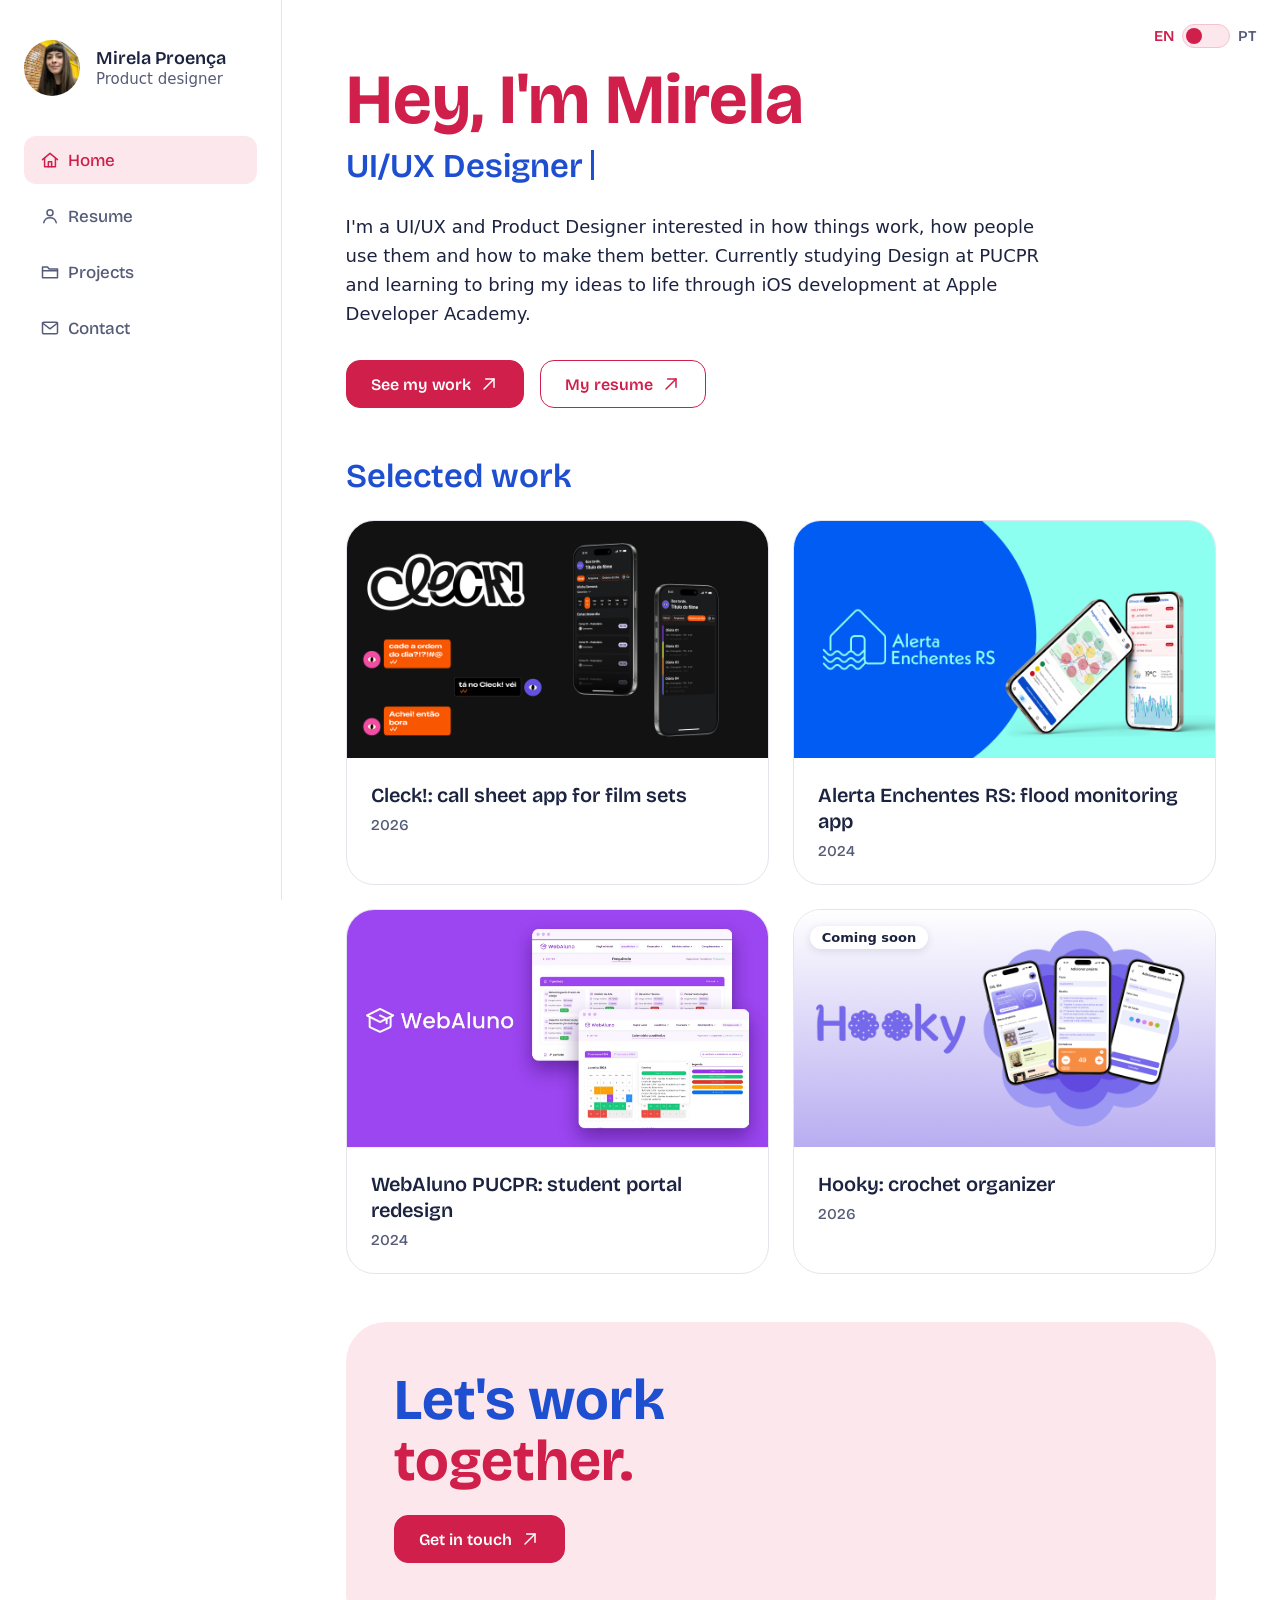
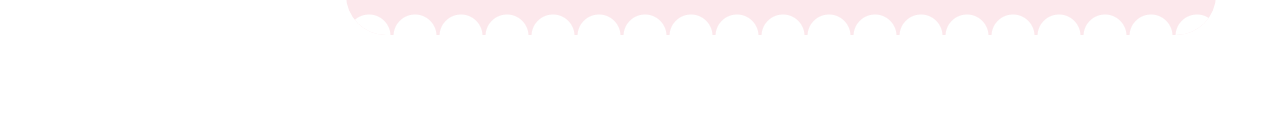
<file: index.html>
<!DOCTYPE html>
<html lang="en">
<head>
  <meta charset="UTF-8" />
  <meta name="viewport" content="width=device-width, initial-scale=1" />
  <title>Mirela Proença — UI/UX Designer</title>
  <meta name="description" content="Portfólio de Mirela Proença, UI/UX Designer." />

  <link rel="preconnect" href="https://fonts.googleapis.com" />
  <link rel="preconnect" href="https://fonts.gstatic.com" crossorigin />
  <link href="https://fonts.googleapis.com/css2?family=Bricolage+Grotesque:opsz,wght@12..96,200..800&display=swap" rel="stylesheet" />
  <link rel="stylesheet" href="styles.css" />
  <!-- about.css traz componentes compartilhados (stickers etc.) que a home também usa -->
  <link rel="stylesheet" href="about.css" />
  <link rel="stylesheet" href="home.css" />
</head>
<body>
  <div class="layout">

    <!-- ========== SIDEBAR ========== -->
    <aside class="sidebar">
      <a href="index.html" class="profile">
        <img class="profile__photo" src="assets/mirela.jpeg" alt="Foto de Mirela Proença" />
        <div class="profile__info">
          <strong class="profile__name">Mirela Proença</strong>
          <span class="profile__role">Product designer</span>
        </div>
      </a>

      <nav class="nav" aria-label="Navegação principal">
        <a href="index.html" class="nav__item nav__item--active" aria-current="page">
          <svg viewBox="0 0 24 24" aria-hidden="true"><path d="M3 11.5 12 4l9 7.5"/><path d="M5.5 10v10h13V10"/><path d="M10 20v-6h4v6"/></svg>
          <span>Home</span>
        </a>
        <a href="about.html" class="nav__item">
          <svg viewBox="0 0 24 24" aria-hidden="true"><circle cx="12" cy="8" r="3.6"/><path d="M4.5 20c.8-4 3.7-6 7.5-6s6.7 2 7.5 6"/></svg>
          <span>Resume</span>
        </a>
        <a href="projects.html" class="nav__item">
          <svg viewBox="0 0 24 24" aria-hidden="true"><path d="M3 7.5V19h18V8.5H11L9 6H3z"/><path d="M3 10.5h18"/></svg>
          <span>Projects</span>
        </a>
        <a href="contact.html" class="nav__item">
          <svg viewBox="0 0 24 24" aria-hidden="true"><rect x="3" y="5" width="18" height="14" rx="1.5"/><path d="m3 6 9 7 9-7"/></svg>
          <span>Contact</span>
        </a>
      </nav>
    </aside>

    <!-- ========== CONTEÚDO ========== -->
    <main class="main">

      <!-- Hero -->
      <section class="hero">
        <h1 class="hero__title">Hey, I'm Mirela</h1>

        <!-- O cargo alterna sozinho; edite a lista em data-roles (separe com |) -->
        <h2 class="hero__subtitle" aria-label="UI/UX Designer, Product Designer, Mom to two schnauzers and a turtle">
          <span class="hero__role" data-roles="UI/UX Designer|Product Designer|Mom to two schnauzers and a turtle" aria-hidden="true">UI/UX Designer</span>
        </h2>

        <!-- EDITE: conte sua história com suas palavras -->
        <p class="hero__text">
          I'm a UI/UX and Product Designer interested in how things work, how people use them and how to make them better.
Currently studying Design at PUCPR and learning to bring my ideas to life through iOS development at Apple Developer Academy.
        </p>

        <div class="hero__actions">
          <a href="projects.html" class="btn btn--primary">
            See my work
            <svg viewBox="0 0 24 24" aria-hidden="true"><path d="M6 18 18 6"/><path d="M8 6h10v10"/></svg>
          </a>
          <a href="about.html" class="btn btn--outline">
            My resume
            <svg viewBox="0 0 24 24" aria-hidden="true"><path d="M6 18 18 6"/><path d="M8 6h10v10"/></svg>
          </a>
        </div>
      </section>

      <!-- Selected work -->
      <section class="works" aria-labelledby="works-title">
        <h2 id="works-title" class="works__title">Selected work</h2>

        <div class="works__grid">

          <a href="cleck.html" class="card">
            <div class="card__image">
              <img src="assets/projects/cleck-cover.jpg" alt="Cleck!: call sheet app for film sets" />
            </div>
            <div class="card__body">
              <h3 class="card__title">Cleck!: call sheet app for film sets</h3>
              <span class="card__year">2026</span>
            </div>
          </a>

          <a href="alerta-enchentes.html" class="card">
            <div class="card__image">
              <img src="assets/projects/alerta-cover.jpg" alt="Alerta Enchentes RS: flood monitoring app" />
            </div>
            <div class="card__body">
              <h3 class="card__title">Alerta Enchentes RS: flood monitoring app</h3>
              <span class="card__year">2024</span>
            </div>
          </a>

          <a href="webaluno.html" class="card">
            <div class="card__image">
              <img src="assets/projects/webaluno-cover.jpg" alt="WebAluno PUCPR: student portal redesign" />
            </div>
            <div class="card__body">
              <h3 class="card__title">WebAluno PUCPR: student portal redesign</h3>
              <span class="card__year">2024</span>
            </div>
          </a>

          <div class="card card--soon">
            <span class="card__badge">Coming soon</span>
            <div class="card__image">
              <img src="assets/projects/hooky-cover.jpg" alt="Hooky: crochet organizer" />
            </div>
            <div class="card__body">
              <h3 class="card__title">Hooky: crochet organizer</h3>
              <span class="card__year">2026</span>
            </div>
          </div>
        </div>
      </section>

      <!-- CTA final -->
      <section class="cta gallery-cta" aria-labelledby="cta-title">
        <div class="cta__content">
          <h2 id="cta-title" class="cta__title">
            Let's work<br /><span>together.</span>
          </h2>
          <a href="contact.html" class="btn btn--primary">
            Get in touch
            <svg viewBox="0 0 24 24" aria-hidden="true"><path d="M6 18 18 6"/><path d="M8 6h10v10"/></svg>
          </a>
        </div>
      </section>

    </main>
  </div>

  <script src="i18n.js"></script>
  <script src="home.js"></script>
</body>
</html>
</file>
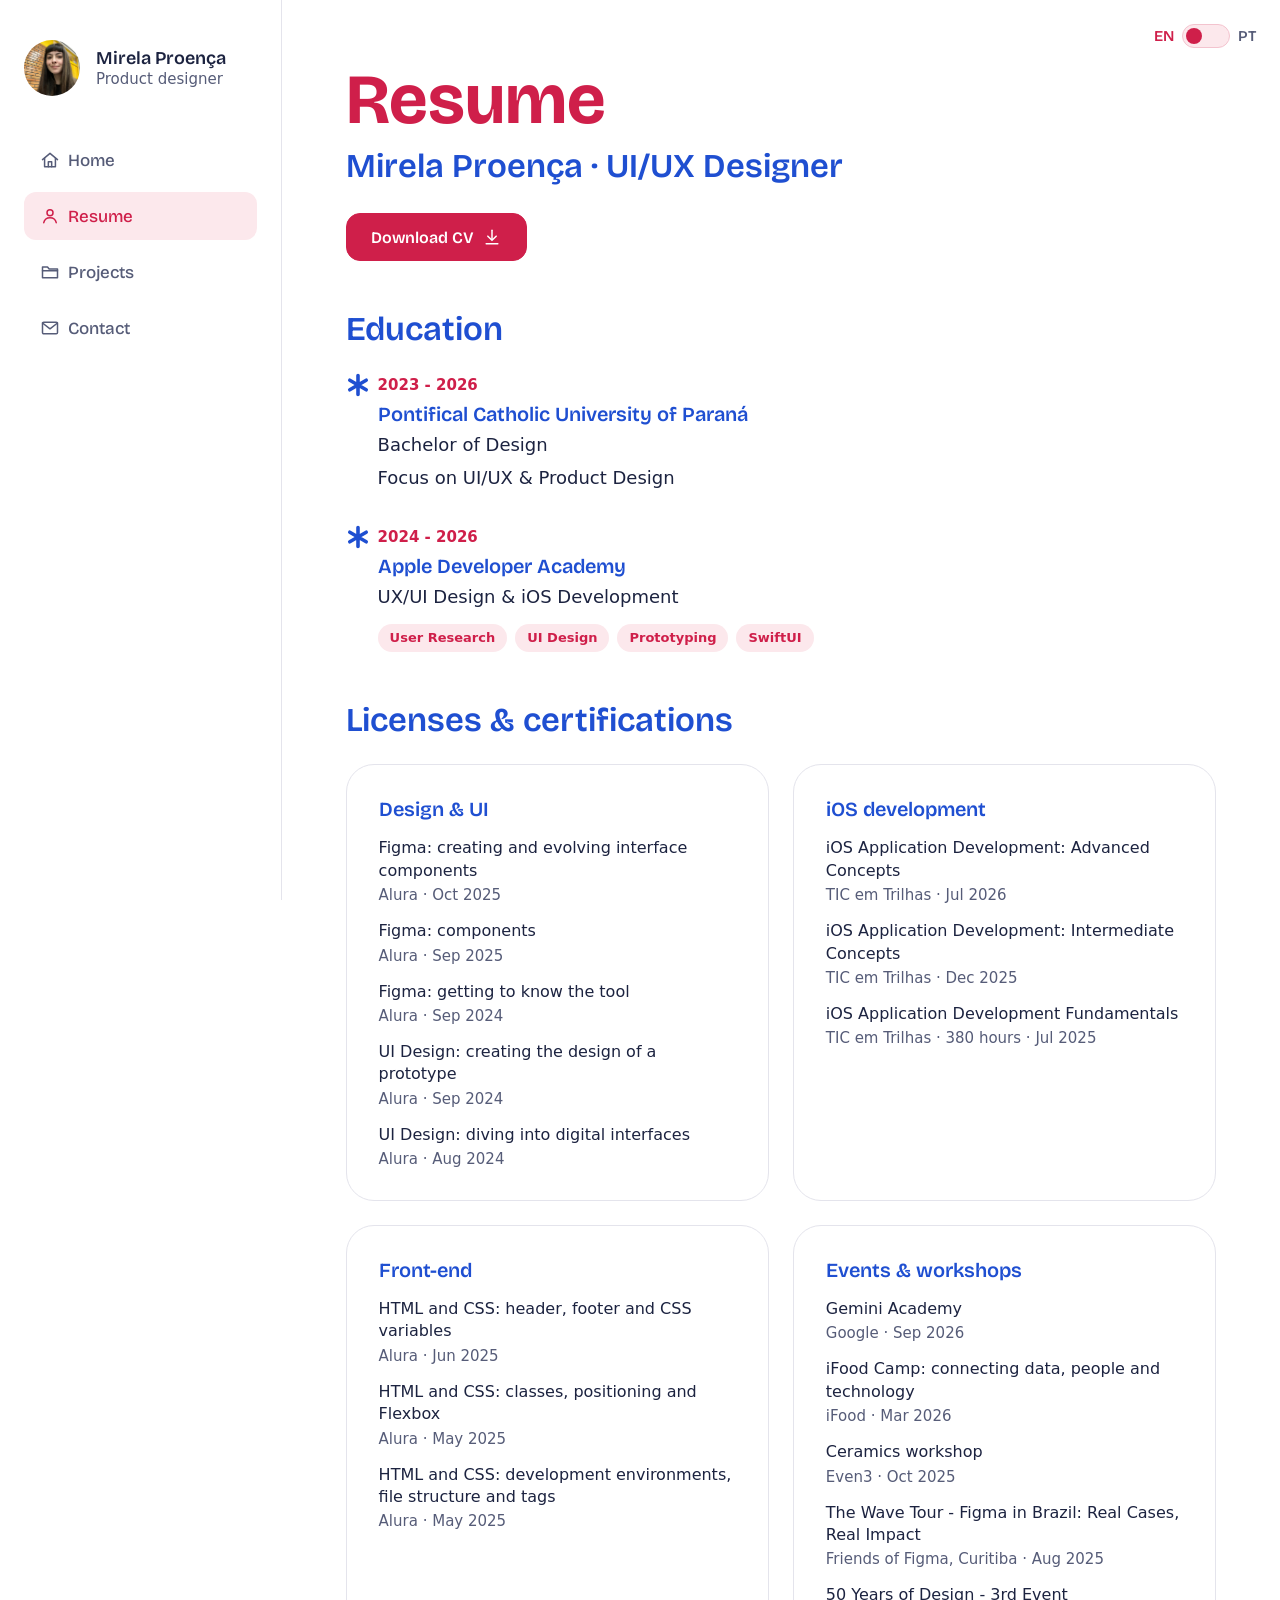
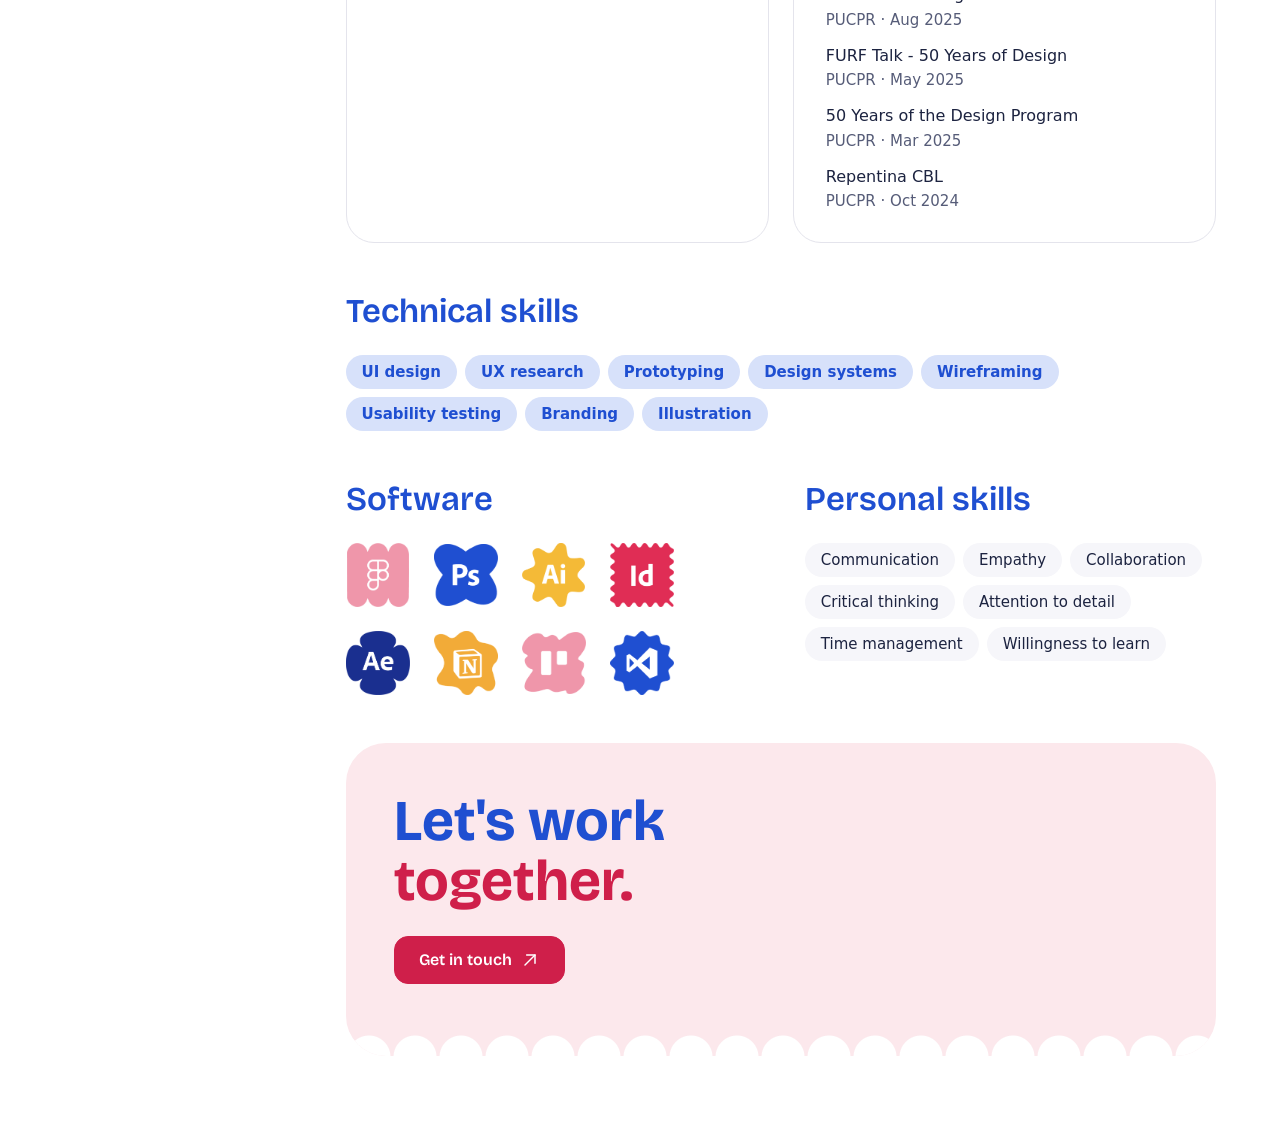
<file: about.html>
<!DOCTYPE html>
<html lang="en">
<head>
  <meta charset="UTF-8" />
  <meta name="viewport" content="width=device-width, initial-scale=1" />
  <title>Resume — Mirela Proença</title>

  <link rel="preconnect" href="https://fonts.googleapis.com" />
  <link rel="preconnect" href="https://fonts.gstatic.com" crossorigin />
  <link href="https://fonts.googleapis.com/css2?family=Bricolage+Grotesque:opsz,wght@12..96,200..800&display=swap" rel="stylesheet" />
  <link rel="stylesheet" href="styles.css" />
  <link rel="stylesheet" href="about.css" />
</head>
<body>
  <div class="layout">

    <!-- ========== SIDEBAR (igual à home) ========== -->
    <aside class="sidebar">
      <a href="index.html" class="profile">
        <img class="profile__photo" src="assets/mirela.jpeg" alt="Foto de Mirela Proença" />
        <div class="profile__info">
          <strong class="profile__name">Mirela Proença</strong>
          <span class="profile__role">Product designer</span>
        </div>
      </a>

      <nav class="nav" aria-label="Navegação principal">
        <a href="index.html" class="nav__item">
          <svg viewBox="0 0 24 24" aria-hidden="true"><path d="M3 11.5 12 4l9 7.5"/><path d="M5.5 10v10h13V10"/><path d="M10 20v-6h4v6"/></svg>
          <span>Home</span>
        </a>
        <a href="about.html" class="nav__item nav__item--active" aria-current="page">
          <svg viewBox="0 0 24 24" aria-hidden="true"><circle cx="12" cy="8" r="3.6"/><path d="M4.5 20c.8-4 3.7-6 7.5-6s6.7 2 7.5 6"/></svg>
          <span>Resume</span>
        </a>
        <a href="projects.html" class="nav__item">
          <svg viewBox="0 0 24 24" aria-hidden="true"><path d="M3 7.5V19h18V8.5H11L9 6H3z"/><path d="M3 10.5h18"/></svg>
          <span>Projects</span>
        </a>
        <a href="contact.html" class="nav__item">
          <svg viewBox="0 0 24 24" aria-hidden="true"><rect x="3" y="5" width="18" height="14" rx="1.5"/><path d="m3 6 9 7 9-7"/></svg>
          <span>Contact</span>
        </a>
      </nav>
    </aside>

    <!-- ========== CONTEÚDO ========== -->
    <main class="main about">

      <header class="about__intro">
        <h1 class="hero__title">Resume</h1>
        <h2 class="hero__subtitle">Mirela Proença · UI/UX Designer</h2>
        <!-- PDFs em assets/. A versão em português é escolhida pelo i18n.js. -->
        <a href="assets/Mirela-Proenca-CV.pdf" data-href-pt="assets/Mirela-Proenca-Curriculo.pdf" class="btn btn--primary" download>
          Download CV
          <svg viewBox="0 0 24 24" aria-hidden="true"><path d="M12 4v11"/><path d="m7 11 5 5 5-5"/><path d="M5 20h14"/></svg>
        </a>
      </header>

      <!-- Education -->
      <section class="block" aria-labelledby="edu-title">
        <h2 id="edu-title" class="block__title">Education</h2>

        <ol class="timeline">
          <li class="timeline__item">
            <span class="timeline__star" aria-hidden="true"></span>
            <span class="timeline__date">2023 - 2026</span>
            <strong class="timeline__role">Pontifical Catholic University of Paraná</strong>
            <span class="timeline__place">Bachelor of Design</span>
            <span class="timeline__place">Focus on UI/UX &amp; Product Design</span>
          </li>

          <li class="timeline__item">
            <span class="timeline__star" aria-hidden="true"></span>
            <span class="timeline__date">2024 - 2026</span>
            <strong class="timeline__role">Apple Developer Academy</strong>
            <span class="timeline__place">UX/UI Design &amp; iOS Development</span>
            <ul class="tags">
              <li>User Research</li>
              <li>UI Design</li>
              <li>Prototyping</li>
              <li>SwiftUI</li>
            </ul>
          </li>
        </ol>
      </section>

      <!-- Licenses & certifications -->
      <section class="block" aria-labelledby="cert-title">
        <h2 id="cert-title" class="block__title">Licenses &amp; certifications</h2>

        <div class="cert-groups">
          <article class="cert-group">
            <h3 class="cert-group__title">Design &amp; UI</h3>
            <ul class="certs">
              <li class="cert">
                <strong class="cert__name">Figma: creating and evolving interface components</strong>
                <span class="cert__meta"><span>Alura</span> · <span>Oct 2025</span></span>
              </li>
              <li class="cert">
                <strong class="cert__name">Figma: components</strong>
                <span class="cert__meta"><span>Alura</span> · <span>Sep 2025</span></span>
              </li>
              <li class="cert">
                <strong class="cert__name">Figma: getting to know the tool</strong>
                <span class="cert__meta"><span>Alura</span> · <span>Sep 2024</span></span>
              </li>
              <li class="cert">
                <strong class="cert__name">UI Design: creating the design of a prototype</strong>
                <span class="cert__meta"><span>Alura</span> · <span>Sep 2024</span></span>
              </li>
              <li class="cert">
                <strong class="cert__name">UI Design: diving into digital interfaces</strong>
                <span class="cert__meta"><span>Alura</span> · <span>Aug 2024</span></span>
              </li>
            </ul>
          </article>
          <article class="cert-group">
            <h3 class="cert-group__title">iOS development</h3>
            <ul class="certs">
              <li class="cert">
                <strong class="cert__name">iOS Application Development: Advanced Concepts</strong>
                <span class="cert__meta"><span>TIC em Trilhas</span> · <span>Jul 2026</span></span>
              </li>
              <li class="cert">
                <strong class="cert__name">iOS Application Development: Intermediate Concepts</strong>
                <span class="cert__meta"><span>TIC em Trilhas</span> · <span>Dec 2025</span></span>
              </li>
              <li class="cert">
                <strong class="cert__name">iOS Application Development Fundamentals</strong>
                <span class="cert__meta"><span>TIC em Trilhas</span> · <span>380 hours · Jul 2025</span></span>
              </li>
            </ul>
          </article>
          <article class="cert-group">
            <h3 class="cert-group__title">Front-end</h3>
            <ul class="certs">
              <li class="cert">
                <strong class="cert__name">HTML and CSS: header, footer and CSS variables</strong>
                <span class="cert__meta"><span>Alura</span> · <span>Jun 2025</span></span>
              </li>
              <li class="cert">
                <strong class="cert__name">HTML and CSS: classes, positioning and Flexbox</strong>
                <span class="cert__meta"><span>Alura</span> · <span>May 2025</span></span>
              </li>
              <li class="cert">
                <strong class="cert__name">HTML and CSS: development environments, file structure and tags</strong>
                <span class="cert__meta"><span>Alura</span> · <span>May 2025</span></span>
              </li>
            </ul>
          </article>
          <article class="cert-group">
            <h3 class="cert-group__title">Events &amp; workshops</h3>
            <ul class="certs">
              <li class="cert">
                <strong class="cert__name">Gemini Academy</strong>
                <span class="cert__meta"><span>Google</span> · <span>Sep 2026</span></span>
              </li>
              <li class="cert">
                <strong class="cert__name">iFood Camp: connecting data, people and technology</strong>
                <span class="cert__meta"><span>iFood</span> · <span>Mar 2026</span></span>
              </li>
              <li class="cert">
                <strong class="cert__name">Ceramics workshop</strong>
                <span class="cert__meta"><span>Even3</span> · <span>Oct 2025</span></span>
              </li>
              <li class="cert">
                <strong class="cert__name">The Wave Tour - Figma in Brazil: Real Cases, Real Impact</strong>
                <span class="cert__meta"><span>Friends of Figma, Curitiba</span> · <span>Aug 2025</span></span>
              </li>
              <li class="cert">
                <strong class="cert__name">50 Years of Design - 3rd Event</strong>
                <span class="cert__meta"><span>PUCPR</span> · <span>Aug 2025</span></span>
              </li>
              <li class="cert">
                <strong class="cert__name">FURF Talk - 50 Years of Design</strong>
                <span class="cert__meta"><span>PUCPR</span> · <span>May 2025</span></span>
              </li>
              <li class="cert">
                <strong class="cert__name">50 Years of the Design Program</strong>
                <span class="cert__meta"><span>PUCPR</span> · <span>Mar 2025</span></span>
              </li>
              <li class="cert">
                <strong class="cert__name">Repentina CBL</strong>
                <span class="cert__meta"><span>PUCPR</span> · <span>Oct 2024</span></span>
              </li>
            </ul>
          </article>
        </div>
      </section>

      <!-- Technical skills -->
      <section class="block" aria-labelledby="skills-title">
        <h2 id="skills-title" class="block__title">Technical skills</h2>
        <ul class="pills pills--accent">
          <li>UI design</li>
          <li>UX research</li>
          <li>Prototyping</li>
          <li>Design systems</li>
          <li>Wireframing</li>
          <li>Usability testing</li>
          <li>Branding</li>
          <li>Illustration</li>
        </ul>
      </section>

      <!-- Software + personal skills -->
      <div class="about__grid about__grid--even">

        <section class="block" aria-labelledby="soft-title">
          <h2 id="soft-title" class="block__title">Software</h2>
          <ul class="logos" aria-label="Software">
            <li><img src="assets/Figma-logo.png" alt="Figma" /></li>
            <li><img src="assets/Photoshop-logo.png" alt="Photoshop" /></li>
            <li><img src="assets/Illustrator-logo.png" alt="Illustrator" /></li>
            <li><img src="assets/Indesign-logo.png" alt="InDesign" /></li>
            <li><img src="assets/After-logo.png" alt="After Effects" /></li>
            <li><img src="assets/Notion-logo.png" alt="Notion" /></li>
            <li><img src="assets/Trello-logo.png" alt="Trello" /></li>
            <li><img src="assets/Vscode-logo.png" alt="VS Code" /></li>
          </ul>
        </section>

        <section class="block" aria-labelledby="personal-title">
          <h2 id="personal-title" class="block__title">Personal skills</h2>
          <ul class="pills">
            <li>Communication</li>
            <li>Empathy</li>
            <li>Collaboration</li>
            <li>Critical thinking</li>
            <li>Attention to detail</li>
            <li>Time management</li>
            <li>Willingness to learn</li>
          </ul>
        </section>
      </div>

      <!-- CTA final -->
      <section class="cta" aria-labelledby="cta-title">
        <div class="cta__art" aria-hidden="true">
          <!-- Coloque aqui uma ilustração sua: <img src="assets/cta.svg" alt="" /> -->
          <span>Your illustration here</span>
        </div>

        <div class="cta__content">
          <h2 id="cta-title" class="cta__title">
            Let's work<br /><span>together.</span>
          </h2>
          <a href="contact.html" class="btn btn--primary">
            Get in touch
            <svg viewBox="0 0 24 24" aria-hidden="true"><path d="M6 18 18 6"/><path d="M8 6h10v10"/></svg>
          </a>
        </div>
      </section>

    </main>
  </div>
  <script src="i18n.js"></script>
</body>
</html>
</file>
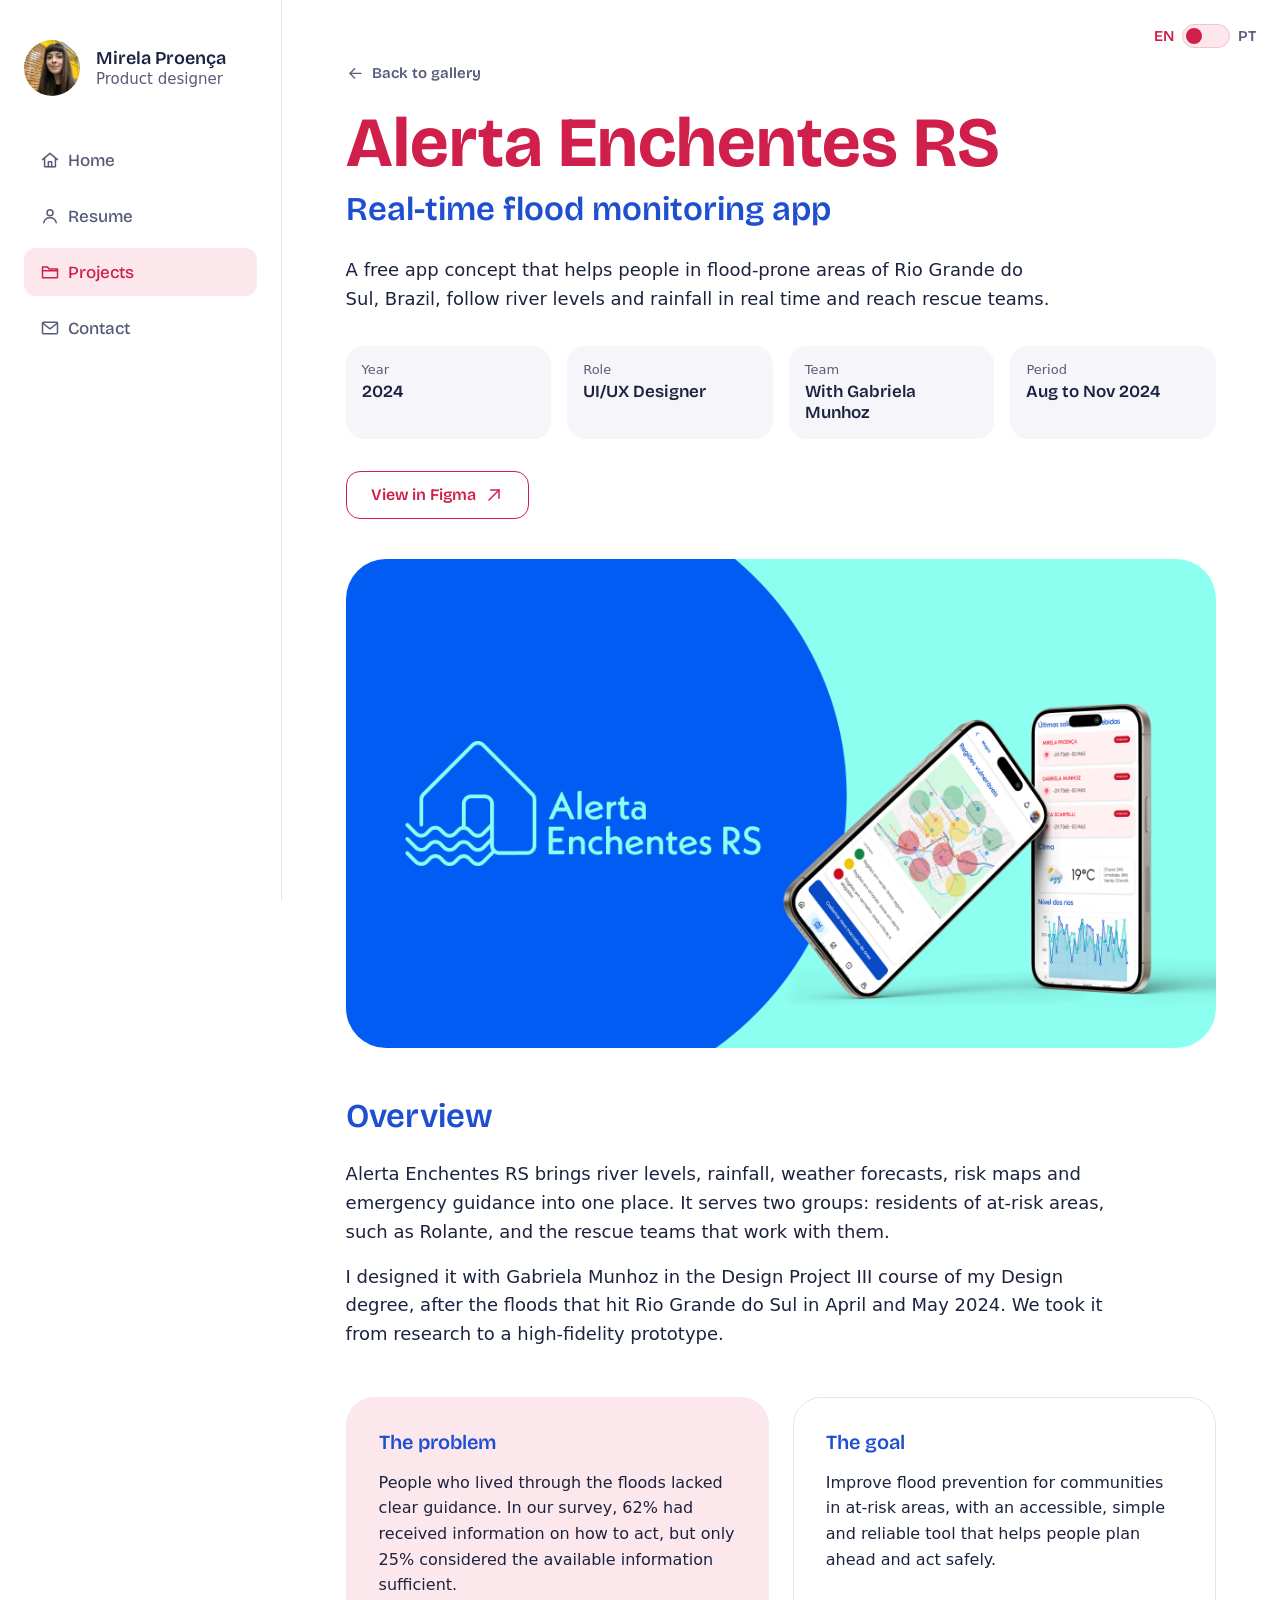
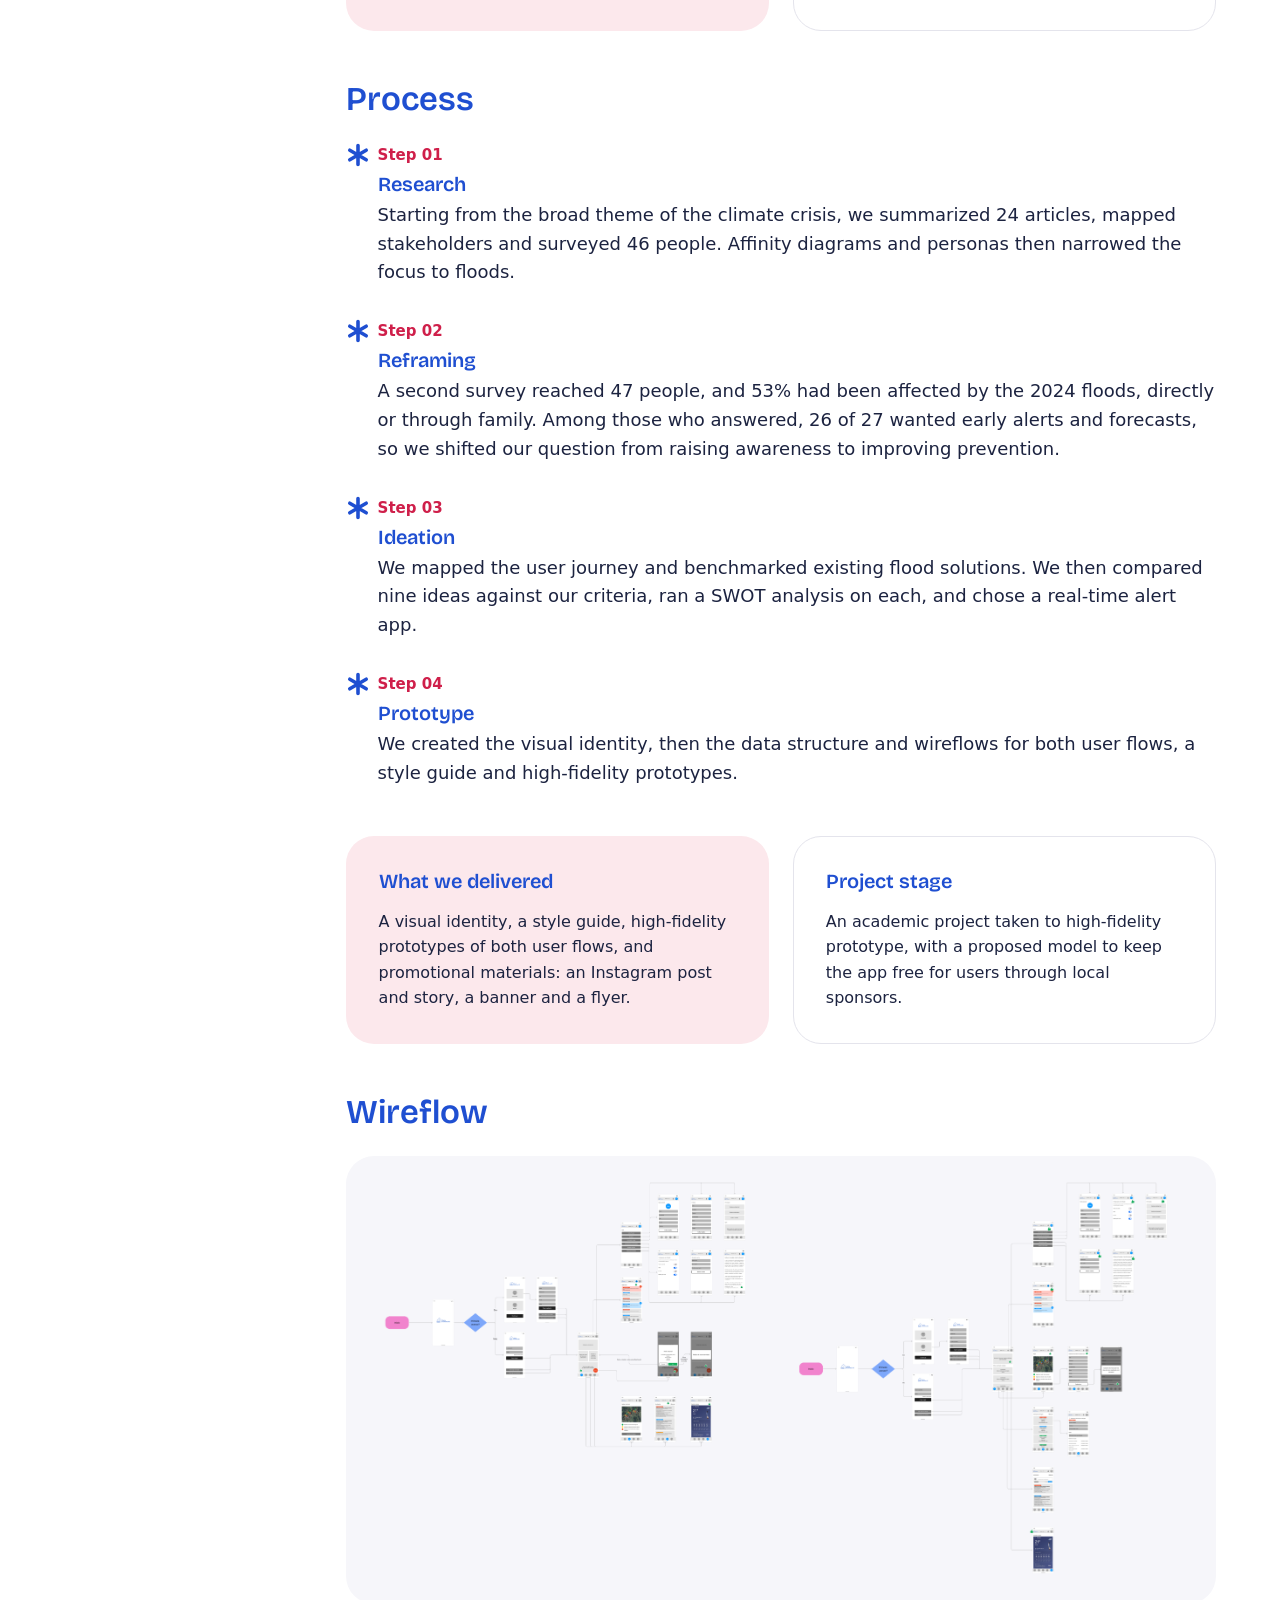
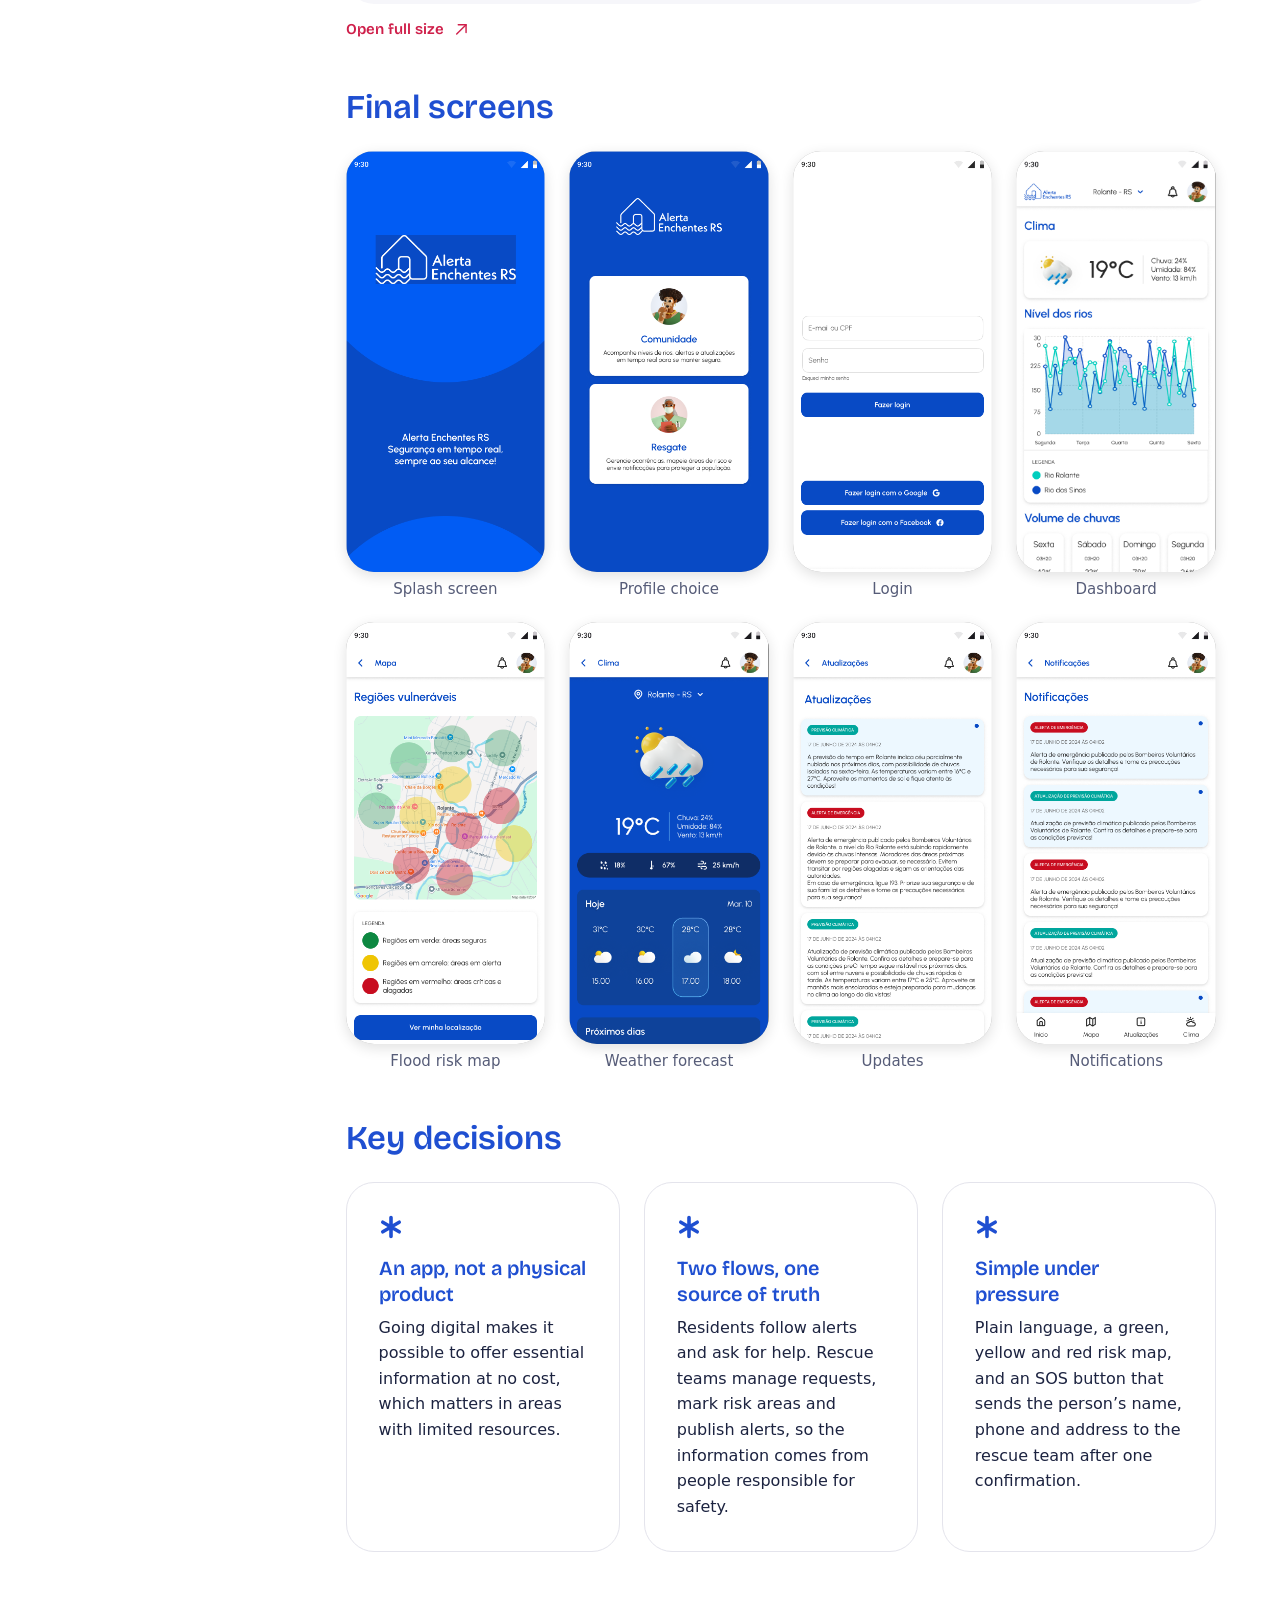
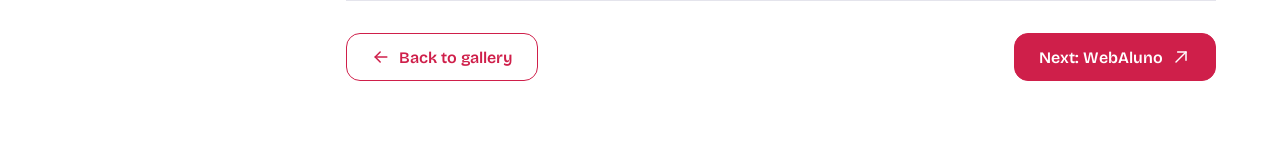
<file: alerta-enchentes.html>
<!DOCTYPE html>
<html lang="en">
<head>
  <meta charset="UTF-8" />
  <meta name="viewport" content="width=device-width, initial-scale=1" />
  <title>Alerta Enchentes RS — Mirela Proença</title>
  <meta name="description" content="Alerta Enchentes RS: a flood monitoring app. Case study by Mirela Proença." />

  <link rel="preconnect" href="https://fonts.googleapis.com" />
  <link rel="preconnect" href="https://fonts.gstatic.com" crossorigin />
  <link href="https://fonts.googleapis.com/css2?family=Bricolage+Grotesque:opsz,wght@12..96,200..800&display=swap" rel="stylesheet" />
  <link rel="stylesheet" href="styles.css" />
  <link rel="stylesheet" href="about.css" />
  <link rel="stylesheet" href="projects.css" />
</head>
<body>
  <div class="layout">

    <!-- ========== SIDEBAR ========== -->
    <aside class="sidebar">
      <a href="index.html" class="profile">
        <img class="profile__photo" src="assets/mirela.jpeg" alt="Foto de Mirela Proença" />
        <div class="profile__info">
          <strong class="profile__name">Mirela Proença</strong>
          <span class="profile__role">Product designer</span>
        </div>
      </a>

      <nav class="nav" aria-label="Navegação principal">
        <a href="index.html" class="nav__item">
          <svg viewBox="0 0 24 24" aria-hidden="true"><path d="M3 11.5 12 4l9 7.5"/><path d="M5.5 10v10h13V10"/><path d="M10 20v-6h4v6"/></svg>
          <span>Home</span>
        </a>
        <a href="about.html" class="nav__item">
          <svg viewBox="0 0 24 24" aria-hidden="true"><circle cx="12" cy="8" r="3.6"/><path d="M4.5 20c.8-4 3.7-6 7.5-6s6.7 2 7.5 6"/></svg>
          <span>Resume</span>
        </a>
        <a href="projects.html" class="nav__item nav__item--active" aria-current="page">
          <svg viewBox="0 0 24 24" aria-hidden="true"><path d="M3 7.5V19h18V8.5H11L9 6H3z"/><path d="M3 10.5h18"/></svg>
          <span>Projects</span>
        </a>
        <a href="contact.html" class="nav__item">
          <svg viewBox="0 0 24 24" aria-hidden="true"><rect x="3" y="5" width="18" height="14" rx="1.5"/><path d="m3 6 9 7 9-7"/></svg>
          <span>Contact</span>
        </a>
      </nav>
    </aside>

    <!-- ========== CONTEÚDO ========== -->
    <main class="main">
      <a href="projects.html" class="back">
        <svg viewBox="0 0 24 24" aria-hidden="true"><path d="M19 12H5"/><path d="m11 6-6 6 6 6"/></svg>
        Back to gallery
      </a>

      <div class="case">

        <!-- Cabeçalho -->
        <header class="project-head">
          <h1 class="hero__title">Alerta Enchentes RS</h1>
          <h2 class="hero__subtitle">Real-time flood monitoring app</h2>
          <p class="hero__text">
            A free app concept that helps people in flood-prone areas of Rio Grande do Sul, Brazil, follow river levels and rainfall in real time and reach rescue teams.
          </p>

          <!-- EDITE: ficha técnica -->
          <dl class="meta">
            <div class="meta__item"><dt class="meta__label">Year</dt><dd class="meta__value">2024</dd></div>
            <div class="meta__item"><dt class="meta__label">Role</dt><dd class="meta__value">UI/UX Designer</dd></div>
            <div class="meta__item"><dt class="meta__label">Team</dt><dd class="meta__value">With Gabriela Munhoz</dd></div>
            <div class="meta__item"><dt class="meta__label">Period</dt><dd class="meta__value">Aug to Nov 2024</dd></div>
          </dl>

          <div style="margin-top: var(--space-4)">
            <a href="https://www.figma.com/design/VwvDvxu9M6IFNazU4gbMEc/Alerta-Enchentes-RS?node-id=8-2" class="btn btn--outline" target="_blank" rel="noopener noreferrer">
              View in Figma
              <svg viewBox="0 0 24 24" aria-hidden="true"><path d="M6 18 18 6"/><path d="M8 6h10v10"/></svg>
            </a>
          </div>

          <figure class="cover">
            <img src="assets/projects/alerta-cover.jpg" alt="Alerta Enchentes RS project cover" />
          </figure>
        </header>

        <!-- Visão geral -->
        <section class="block" aria-labelledby="overview-title">
          <h2 id="overview-title" class="block__title">Overview</h2>
          <div class="prose">
            <p>Alerta Enchentes RS brings river levels, rainfall, weather forecasts, risk maps and emergency guidance into one place. It serves two groups: residents of at-risk areas, such as Rolante, and the rescue teams that work with them.</p>
            <p>I designed it with Gabriela Munhoz in the Design Project III course of my Design degree, after the floods that hit Rio Grande do Sul in April and May 2024. We took it from research to a high-fidelity prototype.</p>
          </div>
        </section>

        <!-- Problema e objetivo -->
        <section class="duo" aria-label="Problema e objetivo">
          <article class="note note--filled">
            <h2 class="note__title">The problem</h2>
            <p>People who lived through the floods lacked clear guidance. In our survey, 62% had received information on how to act, but only 25% considered the available information sufficient.</p>
          </article>
          <article class="note">
            <h2 class="note__title">The goal</h2>
            <p>Improve flood prevention for communities in at-risk areas, with an accessible, simple and reliable tool that helps people plan ahead and act safely.</p>
          </article>
        </section>

        <!-- Processo -->
        <section class="block" aria-labelledby="process-title">
          <h2 id="process-title" class="block__title">Process</h2>

          <ol class="timeline">
            <li class="timeline__item">
              <span class="timeline__star" aria-hidden="true"></span>
              <span class="timeline__date">Step 01</span>
              <strong class="timeline__role">Research</strong>
              <span class="timeline__place">Starting from the broad theme of the climate crisis, we summarized 24 articles, mapped stakeholders and surveyed 46 people. Affinity diagrams and personas then narrowed the focus to floods.</span>
            </li>
            <li class="timeline__item">
              <span class="timeline__star" aria-hidden="true"></span>
              <span class="timeline__date">Step 02</span>
              <strong class="timeline__role">Reframing</strong>
              <span class="timeline__place">A second survey reached 47 people, and 53% had been affected by the 2024 floods, directly or through family. Among those who answered, 26 of 27 wanted early alerts and forecasts, so we shifted our question from raising awareness to improving prevention.</span>
            </li>
            <li class="timeline__item">
              <span class="timeline__star" aria-hidden="true"></span>
              <span class="timeline__date">Step 03</span>
              <strong class="timeline__role">Ideation</strong>
              <span class="timeline__place">We mapped the user journey and benchmarked existing flood solutions. We then compared nine ideas against our criteria, ran a SWOT analysis on each, and chose a real-time alert app.</span>
            </li>
            <li class="timeline__item">
              <span class="timeline__star" aria-hidden="true"></span>
              <span class="timeline__date">Step 04</span>
              <strong class="timeline__role">Prototype</strong>
              <span class="timeline__place">We created the visual identity, then the data structure and wireflows for both user flows, a style guide and high-fidelity prototypes.</span>
            </li>
          </ol>
        </section>

        <!-- Entregas e estágio do projeto -->
        <section class="duo" aria-label="Entregas e estágio do projeto">
          <article class="note note--filled">
            <h2 class="note__title">What we delivered</h2>
            <p>A visual identity, a style guide, high-fidelity prototypes of both user flows, and promotional materials: an Instagram post and story, a banner and a flyer.</p>
          </article>
          <article class="note">
            <h2 class="note__title">Project stage</h2>
            <p>An academic project taken to high-fidelity prototype, with a proposed model to keep the app free for users through local sponsors.</p>
          </article>
        </section>

        <!-- Wireflow: aparece sozinho quando assets/projects/alerta-wireflow.png existir -->
        <section class="block" aria-labelledby="flow-title">
          <h2 id="flow-title" class="block__title">Wireflow</h2>
          <div class="flow">
            <a href="assets/projects/alerta-wireflow.png" target="_blank" rel="noopener noreferrer">
              <img src="assets/projects/alerta-wireflow.png" alt="Alerta Enchentes RS wireflow" onerror="this.closest('section').hidden = true" />
            </a>
          </div>
          <a class="flow__open" href="assets/projects/alerta-wireflow.png" target="_blank" rel="noopener noreferrer">
            Open full size
            <svg viewBox="0 0 24 24" aria-hidden="true"><path d="M6 18 18 6"/><path d="M8 6h10v10"/></svg>
          </a>
        </section>

        <!-- Telas finais -->
        <section class="block" aria-labelledby="screens-title">
          <h2 id="screens-title" class="block__title">Final screens</h2>

          <div class="screens">
            <figure class="screen">
              <div class="screen__img"><img src="assets/projects/alerta-1.png" alt="Splash screen" loading="lazy" /></div>
              <figcaption>Splash screen</figcaption>
            </figure>
            <figure class="screen">
              <div class="screen__img"><img src="assets/projects/alerta-2.png" alt="Choice between community and rescue profiles" loading="lazy" /></div>
              <figcaption>Profile choice</figcaption>
            </figure>
            <figure class="screen">
              <div class="screen__img"><img src="assets/projects/alerta-3.png" alt="Login screen" loading="lazy" /></div>
              <figcaption>Login</figcaption>
            </figure>
            <figure class="screen">
              <div class="screen__img"><img src="assets/projects/alerta-4.png" alt="Dashboard with weather, river levels and rainfall" loading="lazy" /></div>
              <figcaption>Dashboard</figcaption>
            </figure>
            <figure class="screen">
              <div class="screen__img"><img src="assets/projects/alerta-5.png" alt="Flood risk map" loading="lazy" /></div>
              <figcaption>Flood risk map</figcaption>
            </figure>
            <figure class="screen">
              <div class="screen__img"><img src="assets/projects/alerta-6.png" alt="Weather forecast" loading="lazy" /></div>
              <figcaption>Weather forecast</figcaption>
            </figure>
            <figure class="screen">
              <div class="screen__img"><img src="assets/projects/alerta-7.png" alt="Weather and emergency updates" loading="lazy" /></div>
              <figcaption>Updates</figcaption>
            </figure>
            <figure class="screen">
              <div class="screen__img"><img src="assets/projects/alerta-8.png" alt="Emergency notifications" loading="lazy" /></div>
              <figcaption>Notifications</figcaption>
            </figure>
          </div>
        </section>

        <!-- Decisões principais -->
        <section class="block" aria-labelledby="decisions-title">
          <h2 id="decisions-title" class="block__title">Key decisions</h2>

          <div class="takeaways">
            <article class="takeaway">
              <span class="timeline__star" aria-hidden="true"></span>
              <h3 class="takeaway__title">An app, not a physical product</h3>
              <p>Going digital makes it possible to offer essential information at no cost, which matters in areas with limited resources.</p>
            </article>
            <article class="takeaway">
              <span class="timeline__star" aria-hidden="true"></span>
              <h3 class="takeaway__title">Two flows, one source of truth</h3>
              <p>Residents follow alerts and ask for help. Rescue teams manage requests, mark risk areas and publish alerts, so the information comes from people responsible for safety.</p>
            </article>
            <article class="takeaway">
              <span class="timeline__star" aria-hidden="true"></span>
              <h3 class="takeaway__title">Simple under pressure</h3>
              <p>Plain language, a green, yellow and red risk map, and an SOS button that sends the person&rsquo;s name, phone and address to the rescue team after one confirmation.</p>
            </article>
          </div>
        </section>

        <!-- Navegação entre projetos -->
        <nav class="next" aria-label="Outros projetos">
          <a href="projects.html" class="btn btn--outline">
            <svg viewBox="0 0 24 24" aria-hidden="true"><path d="M19 12H5"/><path d="m11 6-6 6 6 6"/></svg>
            Back to gallery
          </a>
          <a href="webaluno.html" class="btn btn--primary">
            Next: WebAluno
            <svg viewBox="0 0 24 24" aria-hidden="true"><path d="M6 18 18 6"/><path d="M8 6h10v10"/></svg>
          </a>
        </nav>

      </div>
    </main>
  </div>
  <script src="i18n.js"></script>
</body>
</html>
</file>
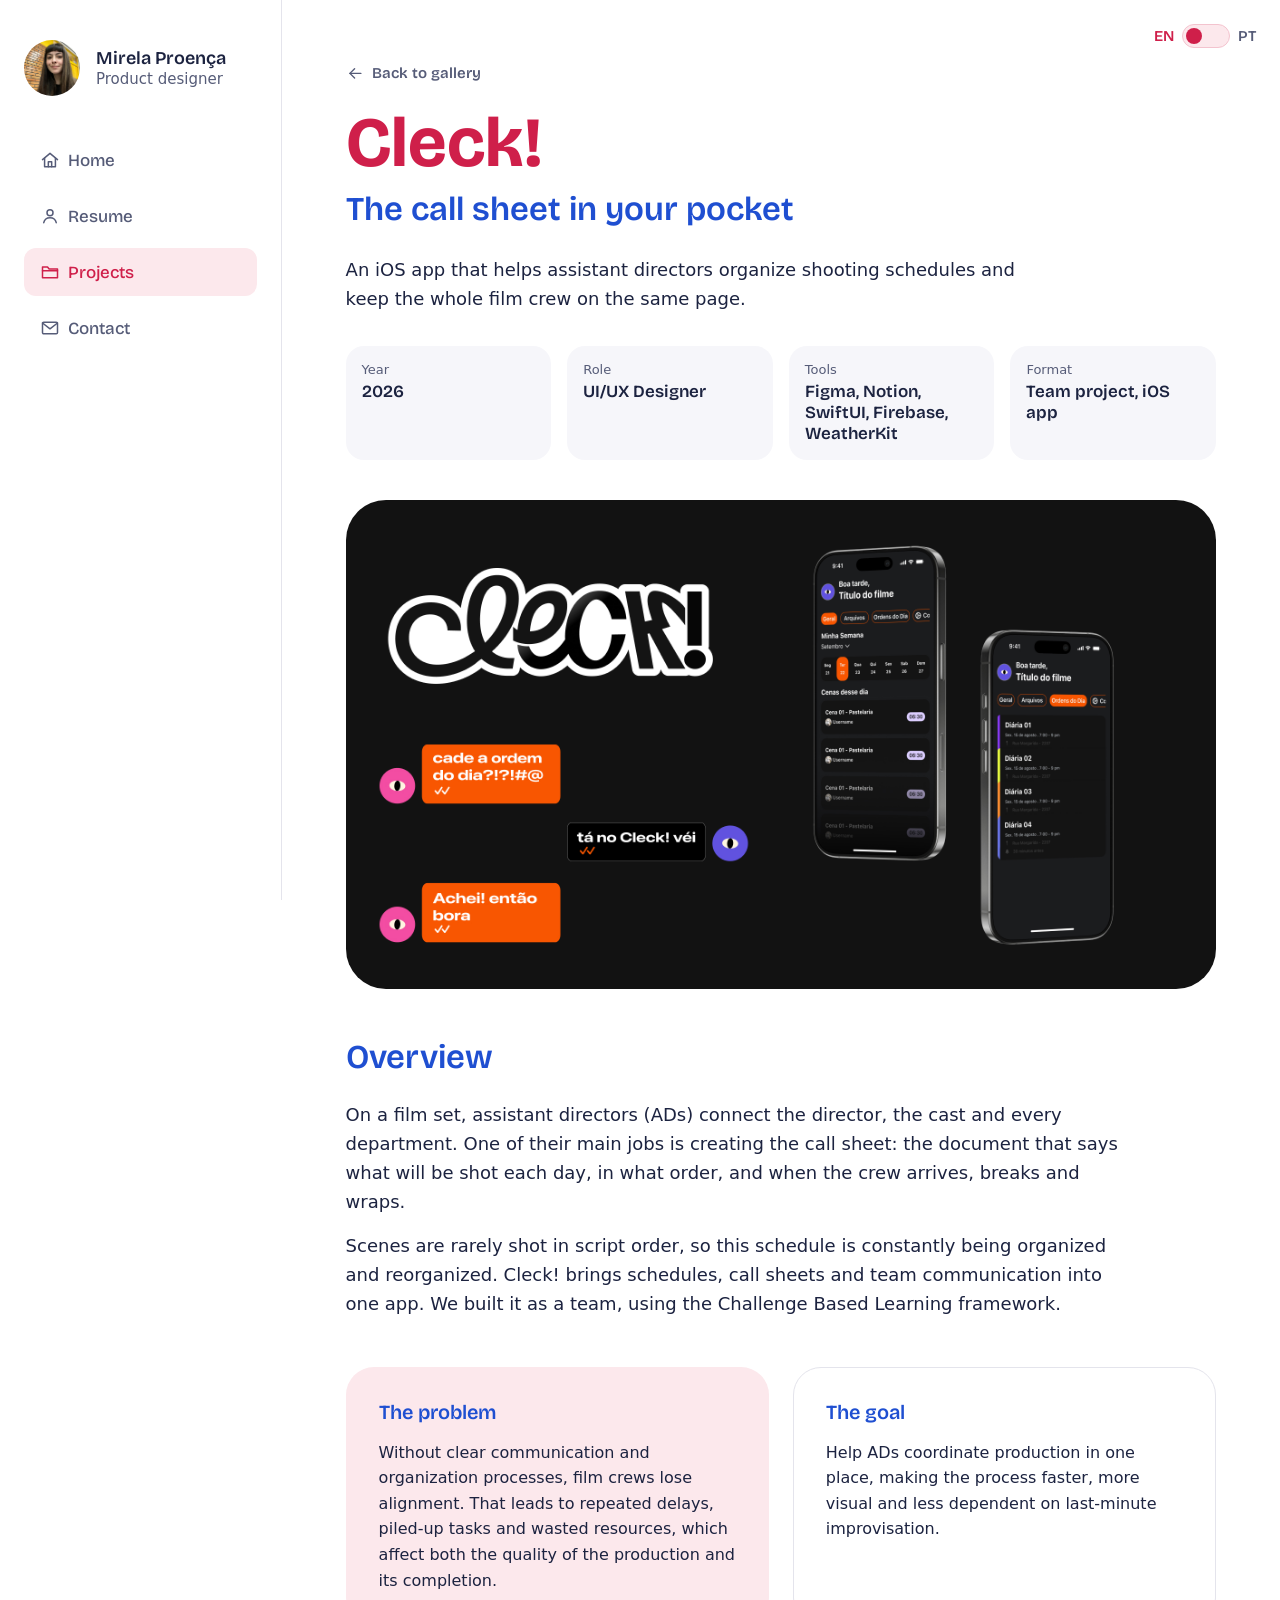
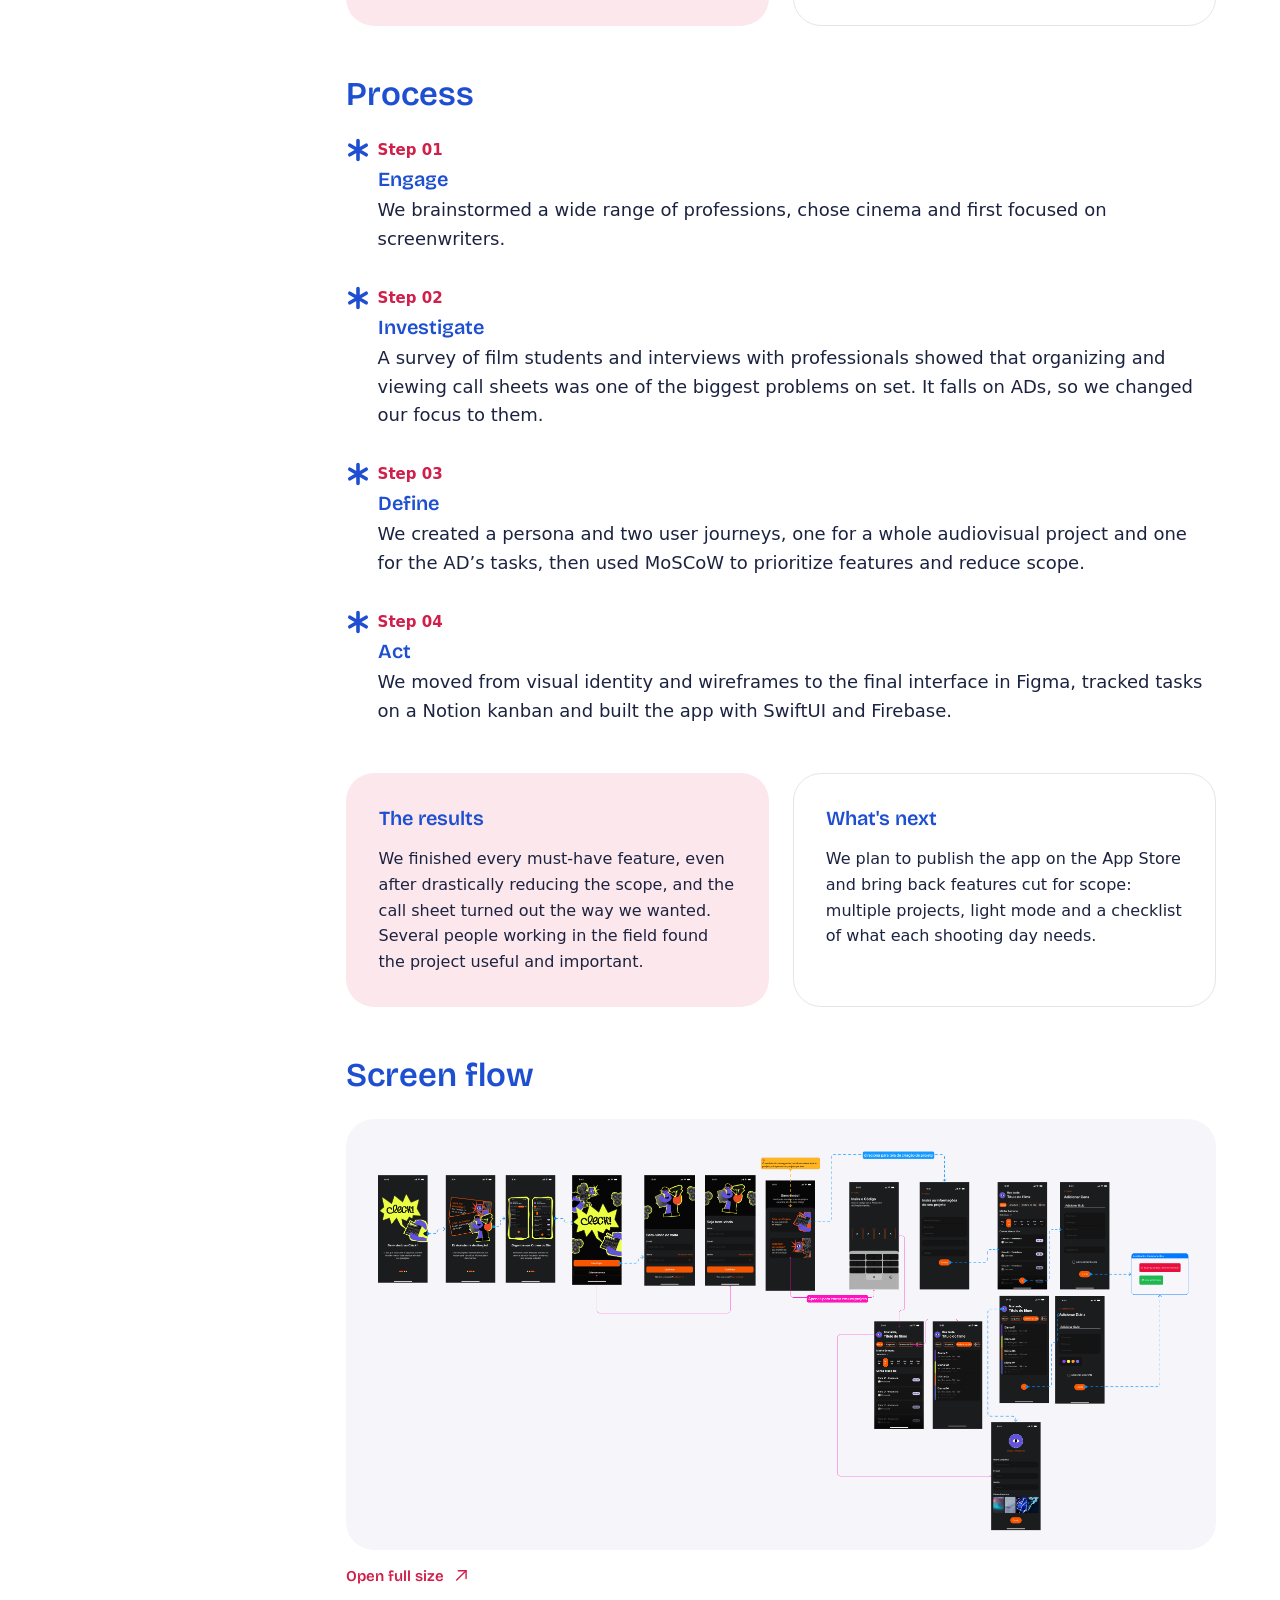
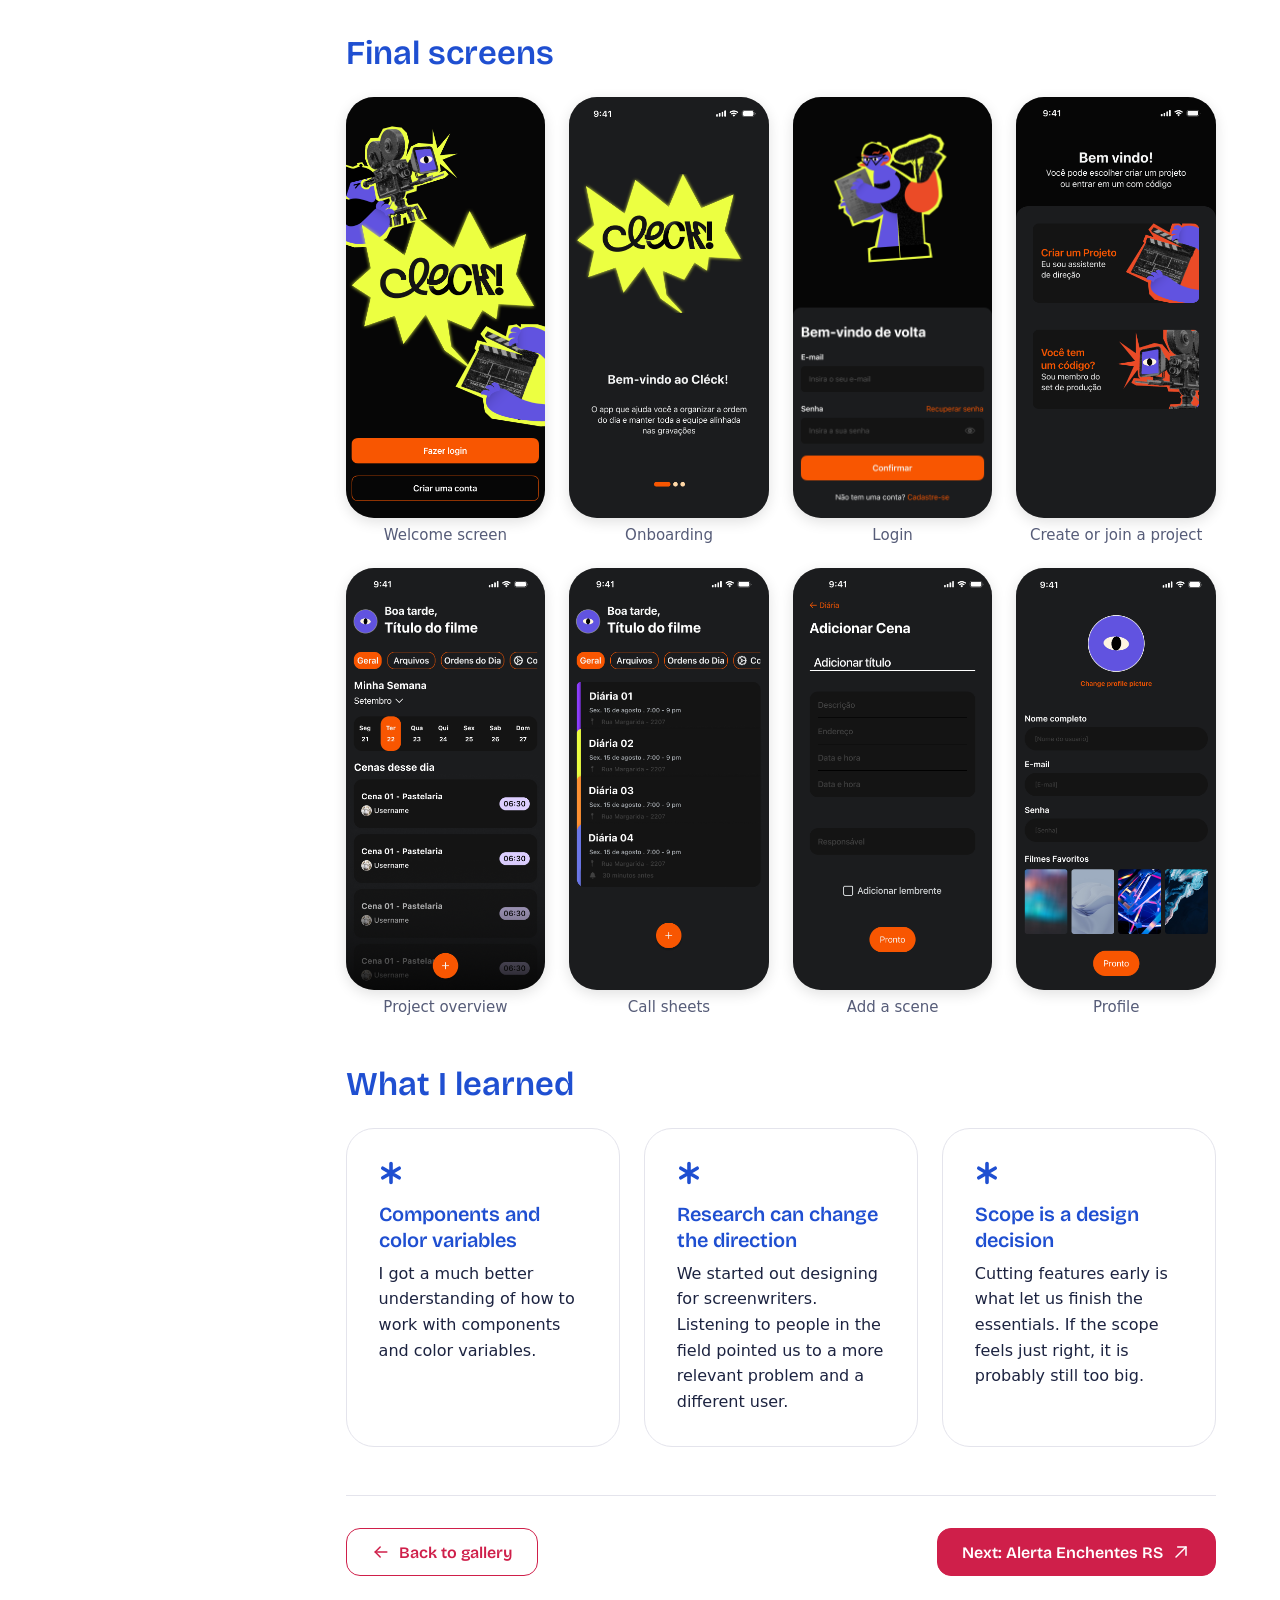
<file: cleck.html>
<!DOCTYPE html>
<html lang="en">
<head>
  <meta charset="UTF-8" />
  <meta name="viewport" content="width=device-width, initial-scale=1" />
  <title>Cleck! — Mirela Proença</title>
  <meta name="description" content="Cleck!: a call sheet app for film sets. Case study by Mirela Proença." />

  <link rel="preconnect" href="https://fonts.googleapis.com" />
  <link rel="preconnect" href="https://fonts.gstatic.com" crossorigin />
  <link href="https://fonts.googleapis.com/css2?family=Bricolage+Grotesque:opsz,wght@12..96,200..800&display=swap" rel="stylesheet" />
  <link rel="stylesheet" href="styles.css" />
  <link rel="stylesheet" href="about.css" />
  <link rel="stylesheet" href="projects.css" />
</head>
<body>
  <div class="layout">

    <!-- ========== SIDEBAR ========== -->
    <aside class="sidebar">
      <a href="index.html" class="profile">
        <img class="profile__photo" src="assets/mirela.jpeg" alt="Foto de Mirela Proença" />
        <div class="profile__info">
          <strong class="profile__name">Mirela Proença</strong>
          <span class="profile__role">Product designer</span>
        </div>
      </a>

      <nav class="nav" aria-label="Navegação principal">
        <a href="index.html" class="nav__item">
          <svg viewBox="0 0 24 24" aria-hidden="true"><path d="M3 11.5 12 4l9 7.5"/><path d="M5.5 10v10h13V10"/><path d="M10 20v-6h4v6"/></svg>
          <span>Home</span>
        </a>
        <a href="about.html" class="nav__item">
          <svg viewBox="0 0 24 24" aria-hidden="true"><circle cx="12" cy="8" r="3.6"/><path d="M4.5 20c.8-4 3.7-6 7.5-6s6.7 2 7.5 6"/></svg>
          <span>Resume</span>
        </a>
        <a href="projects.html" class="nav__item nav__item--active" aria-current="page">
          <svg viewBox="0 0 24 24" aria-hidden="true"><path d="M3 7.5V19h18V8.5H11L9 6H3z"/><path d="M3 10.5h18"/></svg>
          <span>Projects</span>
        </a>
        <a href="contact.html" class="nav__item">
          <svg viewBox="0 0 24 24" aria-hidden="true"><rect x="3" y="5" width="18" height="14" rx="1.5"/><path d="m3 6 9 7 9-7"/></svg>
          <span>Contact</span>
        </a>
      </nav>
    </aside>

    <!-- ========== CONTEÚDO ========== -->
    <main class="main">
      <a href="projects.html" class="back">
        <svg viewBox="0 0 24 24" aria-hidden="true"><path d="M19 12H5"/><path d="m11 6-6 6 6 6"/></svg>
        Back to gallery
      </a>

      <div class="case">

        <!-- Cabeçalho -->
        <header class="project-head">
          <h1 class="hero__title">Cleck!</h1>
          <h2 class="hero__subtitle">The call sheet in your pocket</h2>
          <!-- EDITE: o projeto em uma ou duas frases -->
          <p class="hero__text">
            An iOS app that helps assistant directors organize shooting schedules and keep the whole film crew on the same page.
          </p>

          <!-- EDITE: ficha técnica -->
          <dl class="meta">
            <div class="meta__item"><dt class="meta__label">Year</dt><dd class="meta__value">2026</dd></div>
            <div class="meta__item"><dt class="meta__label">Role</dt><dd class="meta__value">UI/UX Designer</dd></div>
            <div class="meta__item"><dt class="meta__label">Tools</dt><dd class="meta__value">Figma, Notion, SwiftUI, Firebase, WeatherKit</dd></div>
            <div class="meta__item"><dt class="meta__label">Format</dt><dd class="meta__value">Team project, iOS app</dd></div>
          </dl>

          <figure class="cover">
            <img src="assets/projects/cleck-cover.jpg" alt="Cleck! project cover" />
          </figure>
        </header>

        <!-- Visão geral -->
        <section class="block" aria-labelledby="overview-title">
          <h2 id="overview-title" class="block__title">Overview</h2>
          <div class="prose">
            <p>On a film set, assistant directors (ADs) connect the director, the cast and every department. One of their main jobs is creating the call sheet: the document that says what will be shot each day, in what order, and when the crew arrives, breaks and wraps.</p>
            <p>Scenes are rarely shot in script order, so this schedule is constantly being organized and reorganized. Cleck! brings schedules, call sheets and team communication into one app. We built it as a team, using the Challenge Based Learning framework.</p>
          </div>
        </section>

        <!-- Problema e objetivo -->
        <section class="duo" aria-label="Problema e objetivo">
          <article class="note note--filled">
            <h2 class="note__title">The problem</h2>
            <p>Without clear communication and organization processes, film crews lose alignment. That leads to repeated delays, piled-up tasks and wasted resources, which affect both the quality of the production and its completion.</p>
          </article>
          <article class="note">
            <h2 class="note__title">The goal</h2>
            <p>Help ADs coordinate production in one place, making the process faster, more visual and less dependent on last-minute improvisation.</p>
          </article>
        </section>

        <!-- Processo -->
        <section class="block" aria-labelledby="process-title">
          <h2 id="process-title" class="block__title">Process</h2>

          <ol class="timeline">
            <li class="timeline__item">
              <span class="timeline__star" aria-hidden="true"></span>
              <span class="timeline__date">Step 01</span>
              <strong class="timeline__role">Engage</strong>
              <span class="timeline__place">We brainstormed a wide range of professions, chose cinema and first focused on screenwriters.</span>
            </li>
            <li class="timeline__item">
              <span class="timeline__star" aria-hidden="true"></span>
              <span class="timeline__date">Step 02</span>
              <strong class="timeline__role">Investigate</strong>
              <span class="timeline__place">A survey of film students and interviews with professionals showed that organizing and viewing call sheets was one of the biggest problems on set. It falls on ADs, so we changed our focus to them.</span>
            </li>
            <li class="timeline__item">
              <span class="timeline__star" aria-hidden="true"></span>
              <span class="timeline__date">Step 03</span>
              <strong class="timeline__role">Define</strong>
              <span class="timeline__place">We created a persona and two user journeys, one for a whole audiovisual project and one for the AD&rsquo;s tasks, then used MoSCoW to prioritize features and reduce scope.</span>
            </li>
            <li class="timeline__item">
              <span class="timeline__star" aria-hidden="true"></span>
              <span class="timeline__date">Step 04</span>
              <strong class="timeline__role">Act</strong>
              <span class="timeline__place">We moved from visual identity and wireframes to the final interface in Figma, tracked tasks on a Notion kanban and built the app with SwiftUI and Firebase.</span>
            </li>
          </ol>
        </section>

        <!-- Resultados e próximos passos -->
        <section class="duo" aria-label="Resultados e próximos passos">
          <article class="note note--filled">
            <h2 class="note__title">The results</h2>
            <p>We finished every must-have feature, even after drastically reducing the scope, and the call sheet turned out the way we wanted. Several people working in the field found the project useful and important.</p>
          </article>
          <article class="note">
            <h2 class="note__title">What's next</h2>
            <p>We plan to publish the app on the App Store and bring back features cut for scope: multiple projects, light mode and a checklist of what each shooting day needs.</p>
          </article>
        </section>

        <!-- Fluxo de telas: aparece sozinho quando assets/projects/cleck-flow.png existir -->
        <section class="block" aria-labelledby="flow-title">
          <h2 id="flow-title" class="block__title">Screen flow</h2>
          <div class="flow">
            <a href="assets/projects/cleck-flow.png" target="_blank" rel="noopener noreferrer">
              <img src="assets/projects/cleck-flow.png" alt="Cleck! screen flow" onerror="this.closest('section').hidden = true" />
            </a>
          </div>
          <a class="flow__open" href="assets/projects/cleck-flow.png" target="_blank" rel="noopener noreferrer">
            Open full size
            <svg viewBox="0 0 24 24" aria-hidden="true"><path d="M6 18 18 6"/><path d="M8 6h10v10"/></svg>
          </a>
        </section>

        <!-- Telas finais -->
        <section class="block" aria-labelledby="screens-title">
          <h2 id="screens-title" class="block__title">Final screens</h2>

          <div class="screens">
            <figure class="screen">
              <div class="screen__img"><img src="assets/projects/cleck-1.png" alt="Welcome screen" loading="lazy" /></div>
              <figcaption>Welcome screen</figcaption>
            </figure>
            <figure class="screen">
              <div class="screen__img"><img src="assets/projects/cleck-2.png" alt="Onboarding screen" loading="lazy" /></div>
              <figcaption>Onboarding</figcaption>
            </figure>
            <figure class="screen">
              <div class="screen__img"><img src="assets/projects/cleck-3.png" alt="Login screen" loading="lazy" /></div>
              <figcaption>Login</figcaption>
            </figure>
            <figure class="screen">
              <div class="screen__img"><img src="assets/projects/cleck-4.png" alt="Choice between creating or joining a project" loading="lazy" /></div>
              <figcaption>Create or join a project</figcaption>
            </figure>
            <figure class="screen">
              <div class="screen__img"><img src="assets/projects/cleck-5.png" alt="Project home with the weekly schedule" loading="lazy" /></div>
              <figcaption>Project overview</figcaption>
            </figure>
            <figure class="screen">
              <div class="screen__img"><img src="assets/projects/cleck-6.png" alt="List of call sheets by shooting day" loading="lazy" /></div>
              <figcaption>Call sheets</figcaption>
            </figure>
            <figure class="screen">
              <div class="screen__img"><img src="assets/projects/cleck-7.png" alt="Form to add a scene" loading="lazy" /></div>
              <figcaption>Add a scene</figcaption>
            </figure>
            <figure class="screen">
              <div class="screen__img"><img src="assets/projects/cleck-8.png" alt="Profile screen" loading="lazy" /></div>
              <figcaption>Profile</figcaption>
            </figure>
          </div>
        </section>

        <!-- Aprendizados -->
        <section class="block" aria-labelledby="learned-title">
          <h2 id="learned-title" class="block__title">What I learned</h2>

          <div class="takeaways">
            <article class="takeaway">
              <span class="timeline__star" aria-hidden="true"></span>
              <h3 class="takeaway__title">Components and color variables</h3>
              <p>I got a much better understanding of how to work with components and color variables.</p>
            </article>
            <article class="takeaway">
              <span class="timeline__star" aria-hidden="true"></span>
              <h3 class="takeaway__title">Research can change the direction</h3>
              <p>We started out designing for screenwriters. Listening to people in the field pointed us to a more relevant problem and a different user.</p>
            </article>
            <article class="takeaway">
              <span class="timeline__star" aria-hidden="true"></span>
              <h3 class="takeaway__title">Scope is a design decision</h3>
              <p>Cutting features early is what let us finish the essentials. If the scope feels just right, it is probably still too big.</p>
            </article>
          </div>
        </section>

        <!-- Navegação entre projetos -->
        <nav class="next" aria-label="Outros projetos">
          <a href="projects.html" class="btn btn--outline">
            <svg viewBox="0 0 24 24" aria-hidden="true"><path d="M19 12H5"/><path d="m11 6-6 6 6 6"/></svg>
            Back to gallery
          </a>
          <a href="alerta-enchentes.html" class="btn btn--primary">
            Next: Alerta Enchentes RS
            <svg viewBox="0 0 24 24" aria-hidden="true"><path d="M6 18 18 6"/><path d="M8 6h10v10"/></svg>
          </a>
        </nav>

      </div>
    </main>
  </div>
  <script src="i18n.js"></script>
</body>
</html>
</file>
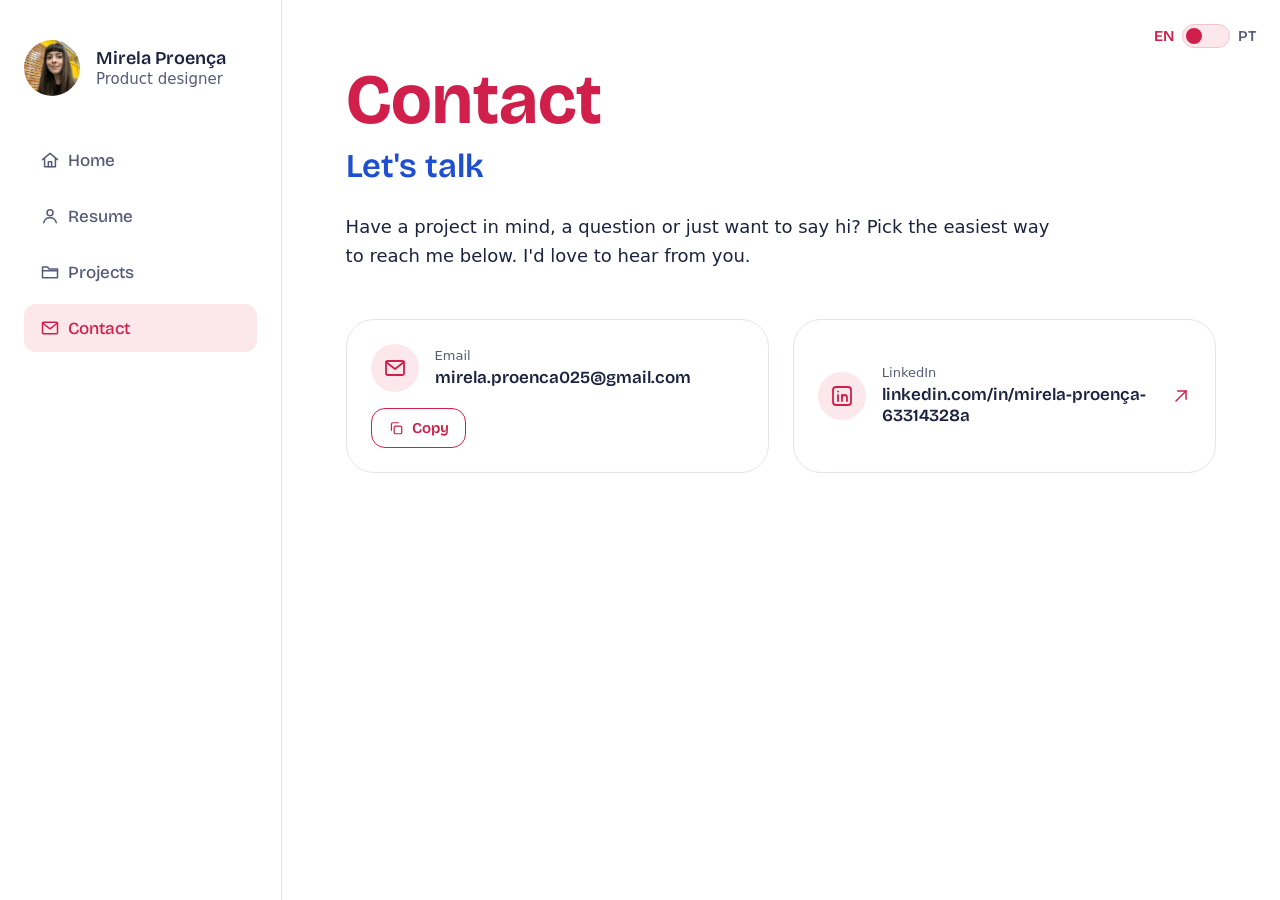
<file: contact.html>
<!DOCTYPE html>
<html lang="en">
<head>
  <meta charset="UTF-8" />
  <meta name="viewport" content="width=device-width, initial-scale=1" />
  <title>Contact — Mirela Proença</title>
  <meta name="description" content="Entre em contato com Mirela Proença." />

  <link rel="preconnect" href="https://fonts.googleapis.com" />
  <link rel="preconnect" href="https://fonts.gstatic.com" crossorigin />
  <link href="https://fonts.googleapis.com/css2?family=Bricolage+Grotesque:opsz,wght@12..96,200..800&display=swap" rel="stylesheet" />
  <link rel="stylesheet" href="styles.css" />
  <!-- about.css traz variáveis e componentes compartilhados (cores extras, stickers) -->
  <link rel="stylesheet" href="about.css" />
  <link rel="stylesheet" href="contact.css" />
</head>
<body>
  <div class="layout">

    <!-- ========== SIDEBAR ========== -->
    <aside class="sidebar">
      <a href="index.html" class="profile">
        <img class="profile__photo" src="assets/mirela.jpeg" alt="Foto de Mirela Proença" />
        <div class="profile__info">
          <strong class="profile__name">Mirela Proença</strong>
          <span class="profile__role">Product designer</span>
        </div>
      </a>

      <nav class="nav" aria-label="Navegação principal">
        <a href="index.html" class="nav__item">
          <svg viewBox="0 0 24 24" aria-hidden="true"><path d="M3 11.5 12 4l9 7.5"/><path d="M5.5 10v10h13V10"/><path d="M10 20v-6h4v6"/></svg>
          <span>Home</span>
        </a>
        <a href="about.html" class="nav__item">
          <svg viewBox="0 0 24 24" aria-hidden="true"><circle cx="12" cy="8" r="3.6"/><path d="M4.5 20c.8-4 3.7-6 7.5-6s6.7 2 7.5 6"/></svg>
          <span>Resume</span>
        </a>
        <a href="projects.html" class="nav__item">
          <svg viewBox="0 0 24 24" aria-hidden="true"><path d="M3 7.5V19h18V8.5H11L9 6H3z"/><path d="M3 10.5h18"/></svg>
          <span>Projects</span>
        </a>
        <a href="contact.html" class="nav__item nav__item--active" aria-current="page">
          <svg viewBox="0 0 24 24" aria-hidden="true"><rect x="3" y="5" width="18" height="14" rx="1.5"/><path d="m3 6 9 7 9-7"/></svg>
          <span>Contact</span>
        </a>
      </nav>
    </aside>

    <!-- ========== CONTEÚDO ========== -->
    <main class="main contact">

      <header class="contact__head">
        <h1 class="hero__title">Contact</h1>
        <h2 class="hero__subtitle">Let's talk</h2>
        <!-- EDITE: uma frase sua convidando para conversar -->
        <p class="hero__text">
          Have a project in mind, a question or just want to say hi? Pick the easiest way to reach me
          below. I'd love to hear from you.
        </p>
      </header>

      <!-- Aviso que some sozinho depois que você editar o contact.js -->
      <p class="placeholder-note" data-placeholder-note hidden>
        <strong>Atenção:</strong> os dados abaixo ainda são de exemplo. Abra o arquivo
        <code>contact.js</code> e troque e-mail e LinkedIn. Este aviso desaparece sozinho.
      </p>

      <div class="contact__grid">

        <!-- Links -->
        <section class="links" aria-label="Formas de contato">

          <!-- E-mail -->
          <div class="link-card link-card--email">
            <a class="link-card__main" data-contact="email" href="#">
              <span class="link-card__icon" aria-hidden="true">
                <svg viewBox="0 0 24 24"><rect x="3" y="5" width="18" height="14" rx="1.5"/><path d="m3 6 9 7 9-7"/></svg>
              </span>
              <span class="link-card__text">
                <span class="link-card__label">Email</span>
                <span class="link-card__value" data-contact-text="email">your-email@example.com</span>
              </span>
            </a>
            <button class="copy" type="button" data-copy-email>
              <svg viewBox="0 0 24 24" aria-hidden="true"><rect x="9" y="9" width="11" height="11" rx="2"/><path d="M5 15V6a2 2 0 0 1 2-2h8"/></svg>
              <span>Copy</span>
            </button>
          </div>

          <!-- LinkedIn -->
          <a class="link-card" data-contact="linkedin" href="#" target="_blank" rel="noopener noreferrer">
            <span class="link-card__icon" aria-hidden="true">
              <svg viewBox="0 0 24 24"><rect x="3" y="3" width="18" height="18" rx="3"/><path d="M8 11v6"/><path d="M8 7.5v.01"/><path d="M12 17v-6"/><path d="M12 13.5a2.5 2.5 0 0 1 5 0V17"/></svg>
            </span>
            <span class="link-card__text">
              <span class="link-card__label">LinkedIn</span>
              <span class="link-card__value" data-contact-text="linkedin">linkedin.com/in/your-name</span>
            </span>
            <svg class="link-card__go" viewBox="0 0 24 24" aria-hidden="true"><path d="M6 18 18 6"/><path d="M8 6h10v10"/></svg>
          </a>

        </section>

      </div>

    </main>
  </div>

  <script src="i18n.js"></script>
  <script src="contact.js"></script>
</body>
</html>
</file>
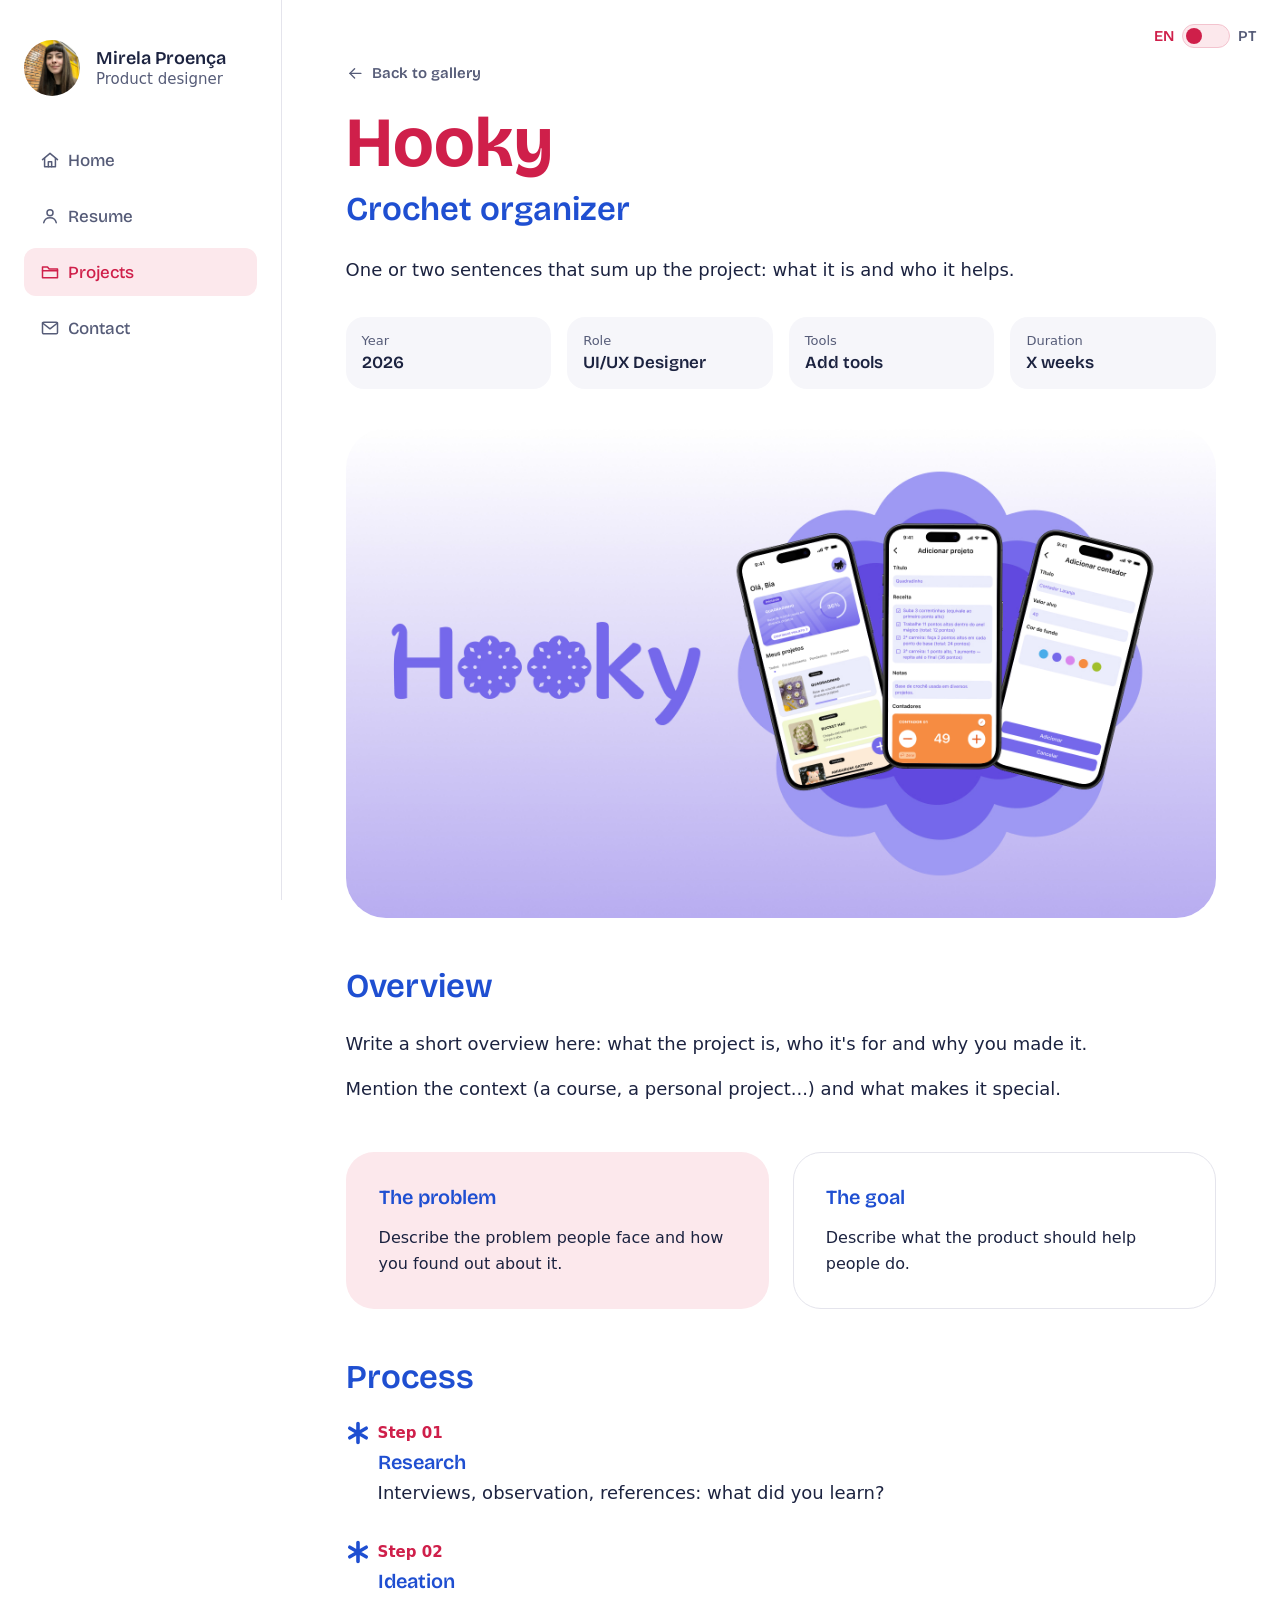
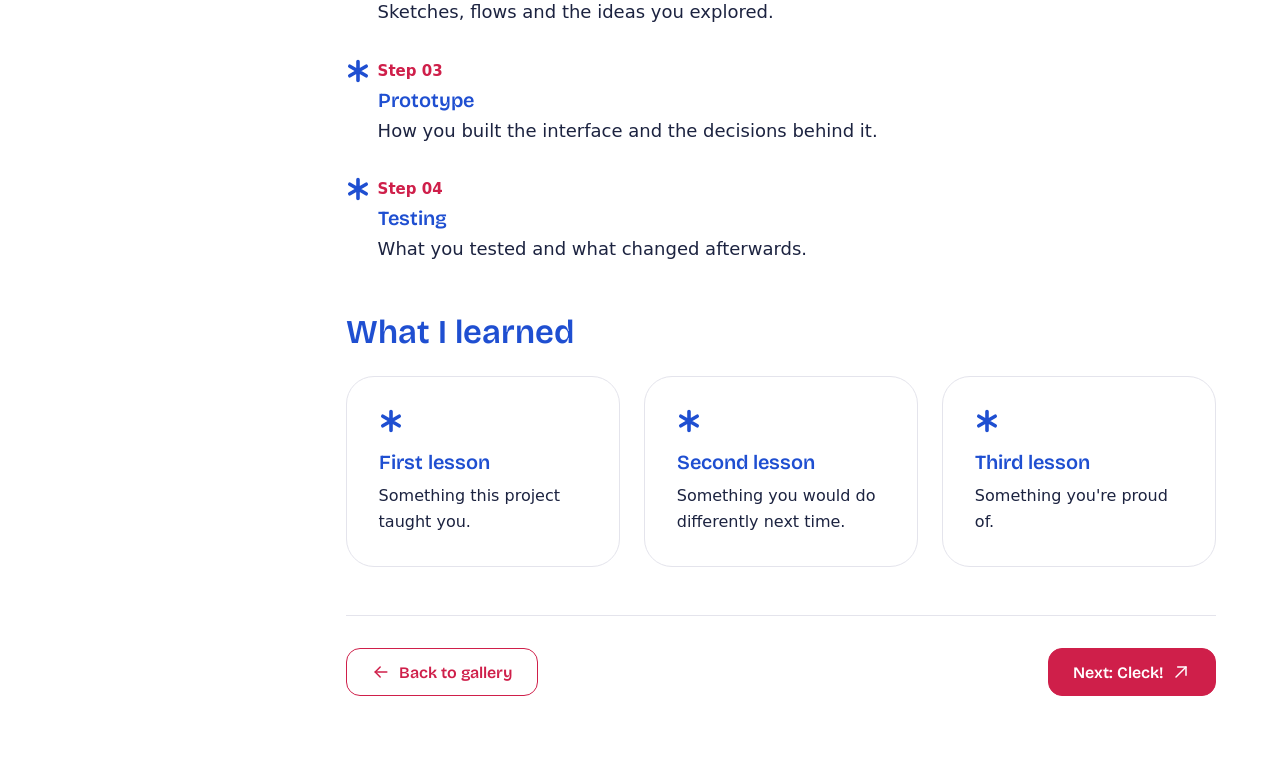
<file: hooky.html>
<!DOCTYPE html>
<html lang="en">
<head>
  <meta charset="UTF-8" />
  <meta name="viewport" content="width=device-width, initial-scale=1" />
  <title>Hooky — Mirela Proença</title>
  <meta name="description" content="Hooky: crochet organizer. Estudo de caso de Mirela Proença." />

  <link rel="preconnect" href="https://fonts.googleapis.com" />
  <link rel="preconnect" href="https://fonts.gstatic.com" crossorigin />
  <link href="https://fonts.googleapis.com/css2?family=Bricolage+Grotesque:opsz,wght@12..96,200..800&display=swap" rel="stylesheet" />
  <link rel="stylesheet" href="styles.css" />
  <link rel="stylesheet" href="about.css" />
  <link rel="stylesheet" href="projects.css" />
</head>
<body>
  <div class="layout">

    <!-- ========== SIDEBAR ========== -->
    <aside class="sidebar">
      <a href="index.html" class="profile">
        <img class="profile__photo" src="assets/mirela.jpeg" alt="Foto de Mirela Proença" />
        <div class="profile__info">
          <strong class="profile__name">Mirela Proença</strong>
          <span class="profile__role">Product designer</span>
        </div>
      </a>

      <nav class="nav" aria-label="Navegação principal">
        <a href="index.html" class="nav__item">
          <svg viewBox="0 0 24 24" aria-hidden="true"><path d="M3 11.5 12 4l9 7.5"/><path d="M5.5 10v10h13V10"/><path d="M10 20v-6h4v6"/></svg>
          <span>Home</span>
        </a>
        <a href="about.html" class="nav__item">
          <svg viewBox="0 0 24 24" aria-hidden="true"><circle cx="12" cy="8" r="3.6"/><path d="M4.5 20c.8-4 3.7-6 7.5-6s6.7 2 7.5 6"/></svg>
          <span>Resume</span>
        </a>
        <a href="projects.html" class="nav__item nav__item--active" aria-current="page">
          <svg viewBox="0 0 24 24" aria-hidden="true"><path d="M3 7.5V19h18V8.5H11L9 6H3z"/><path d="M3 10.5h18"/></svg>
          <span>Projects</span>
        </a>
        <a href="contact.html" class="nav__item">
          <svg viewBox="0 0 24 24" aria-hidden="true"><rect x="3" y="5" width="18" height="14" rx="1.5"/><path d="m3 6 9 7 9-7"/></svg>
          <span>Contact</span>
        </a>
      </nav>
    </aside>

    <!-- ========== CONTEÚDO ========== -->
    <main class="main">
      <a href="projects.html" class="back">
        <svg viewBox="0 0 24 24" aria-hidden="true"><path d="M19 12H5"/><path d="m11 6-6 6 6 6"/></svg>
        Back to gallery
      </a>

      <div class="case">

        <!-- Cabeçalho -->
        <header class="project-head">
          <h1 class="hero__title">Hooky</h1>
          <h2 class="hero__subtitle">Crochet organizer</h2>
          <!-- EDITE: o projeto em uma ou duas frases -->
          <p class="hero__text">
            One or two sentences that sum up the project: what it is and who it helps.
          </p>

          <!-- EDITE: ficha técnica -->
          <dl class="meta">
            <div class="meta__item"><dt class="meta__label">Year</dt><dd class="meta__value">2026</dd></div>
            <div class="meta__item"><dt class="meta__label">Role</dt><dd class="meta__value">UI/UX Designer</dd></div>
            <div class="meta__item"><dt class="meta__label">Tools</dt><dd class="meta__value">Add tools</dd></div>
            <div class="meta__item"><dt class="meta__label">Duration</dt><dd class="meta__value">X weeks</dd></div>
          </dl>

          <figure class="cover">
            <img src="assets/projects/hooky-cover.jpg" alt="Hooky project cover" />
          </figure>
        </header>

        <!-- Visão geral -->
        <section class="block" aria-labelledby="overview-title">
          <h2 id="overview-title" class="block__title">Overview</h2>
          <div class="prose">
            <p>Write a short overview here: what the project is, who it's for and why you made it.</p>
            <p>Mention the context (a course, a personal project...) and what makes it special.</p>
          </div>
        </section>

        <!-- Problema e objetivo -->
        <section class="duo" aria-label="Problema e objetivo">
          <article class="note note--filled">
            <h2 class="note__title">The problem</h2>
            <p>Describe the problem people face and how you found out about it.</p>
          </article>
          <article class="note">
            <h2 class="note__title">The goal</h2>
            <p>Describe what the product should help people do.</p>
          </article>
        </section>

        <!-- Processo -->
        <section class="block" aria-labelledby="process-title">
          <h2 id="process-title" class="block__title">Process</h2>

          <ol class="timeline">
            <li class="timeline__item">
              <span class="timeline__star" aria-hidden="true"></span>
              <span class="timeline__date">Step 01</span>
              <strong class="timeline__role">Research</strong>
              <span class="timeline__place">Interviews, observation, references: what did you learn?</span>
            </li>
            <li class="timeline__item">
              <span class="timeline__star" aria-hidden="true"></span>
              <span class="timeline__date">Step 02</span>
              <strong class="timeline__role">Ideation</strong>
              <span class="timeline__place">Sketches, flows and the ideas you explored.</span>
            </li>
            <li class="timeline__item">
              <span class="timeline__star" aria-hidden="true"></span>
              <span class="timeline__date">Step 03</span>
              <strong class="timeline__role">Prototype</strong>
              <span class="timeline__place">How you built the interface and the decisions behind it.</span>
            </li>
            <li class="timeline__item">
              <span class="timeline__star" aria-hidden="true"></span>
              <span class="timeline__date">Step 04</span>
              <strong class="timeline__role">Testing</strong>
              <span class="timeline__place">What you tested and what changed afterwards.</span>
            </li>
          </ol>
        </section>

        <!-- Telas finais -->
        <section class="block" aria-labelledby="screens-title">
          <h2 id="screens-title" class="block__title">Final screens</h2>

          <div class="screens">
            <figure class="screen">
              <div class="screen__img"><!-- <img src="assets/hooky-1.png" alt="Tela inicial do Hooky" /> --></div>
              <figcaption>Screen 01</figcaption>
            </figure>
            <figure class="screen">
              <div class="screen__img"><!-- <img src="assets/hooky-2.png" alt="" /> --></div>
              <figcaption>Screen 02</figcaption>
            </figure>
            <figure class="screen">
              <div class="screen__img"><!-- <img src="assets/hooky-3.png" alt="" /> --></div>
              <figcaption>Screen 03</figcaption>
            </figure>
          </div>
        </section>

        <!-- Aprendizados -->
        <section class="block" aria-labelledby="learned-title">
          <h2 id="learned-title" class="block__title">What I learned</h2>

          <div class="takeaways">
            <article class="takeaway">
              <span class="timeline__star" aria-hidden="true"></span>
              <h3 class="takeaway__title">First lesson</h3>
              <p>Something this project taught you.</p>
            </article>
            <article class="takeaway">
              <span class="timeline__star" aria-hidden="true"></span>
              <h3 class="takeaway__title">Second lesson</h3>
              <p>Something you would do differently next time.</p>
            </article>
            <article class="takeaway">
              <span class="timeline__star" aria-hidden="true"></span>
              <h3 class="takeaway__title">Third lesson</h3>
              <p>Something you're proud of.</p>
            </article>
          </div>
        </section>

        <!-- Navegação entre projetos -->
        <nav class="next" aria-label="Outros projetos">
          <a href="projects.html" class="btn btn--outline">
            <svg viewBox="0 0 24 24" aria-hidden="true"><path d="M19 12H5"/><path d="m11 6-6 6 6 6"/></svg>
            Back to gallery
          </a>
          <a href="cleck.html" class="btn btn--primary">
            Next: Cleck!
            <svg viewBox="0 0 24 24" aria-hidden="true"><path d="M6 18 18 6"/><path d="M8 6h10v10"/></svg>
          </a>
        </nav>

      </div>
    </main>
  </div>
  <script src="i18n.js"></script>
</body>
</html>
</file>
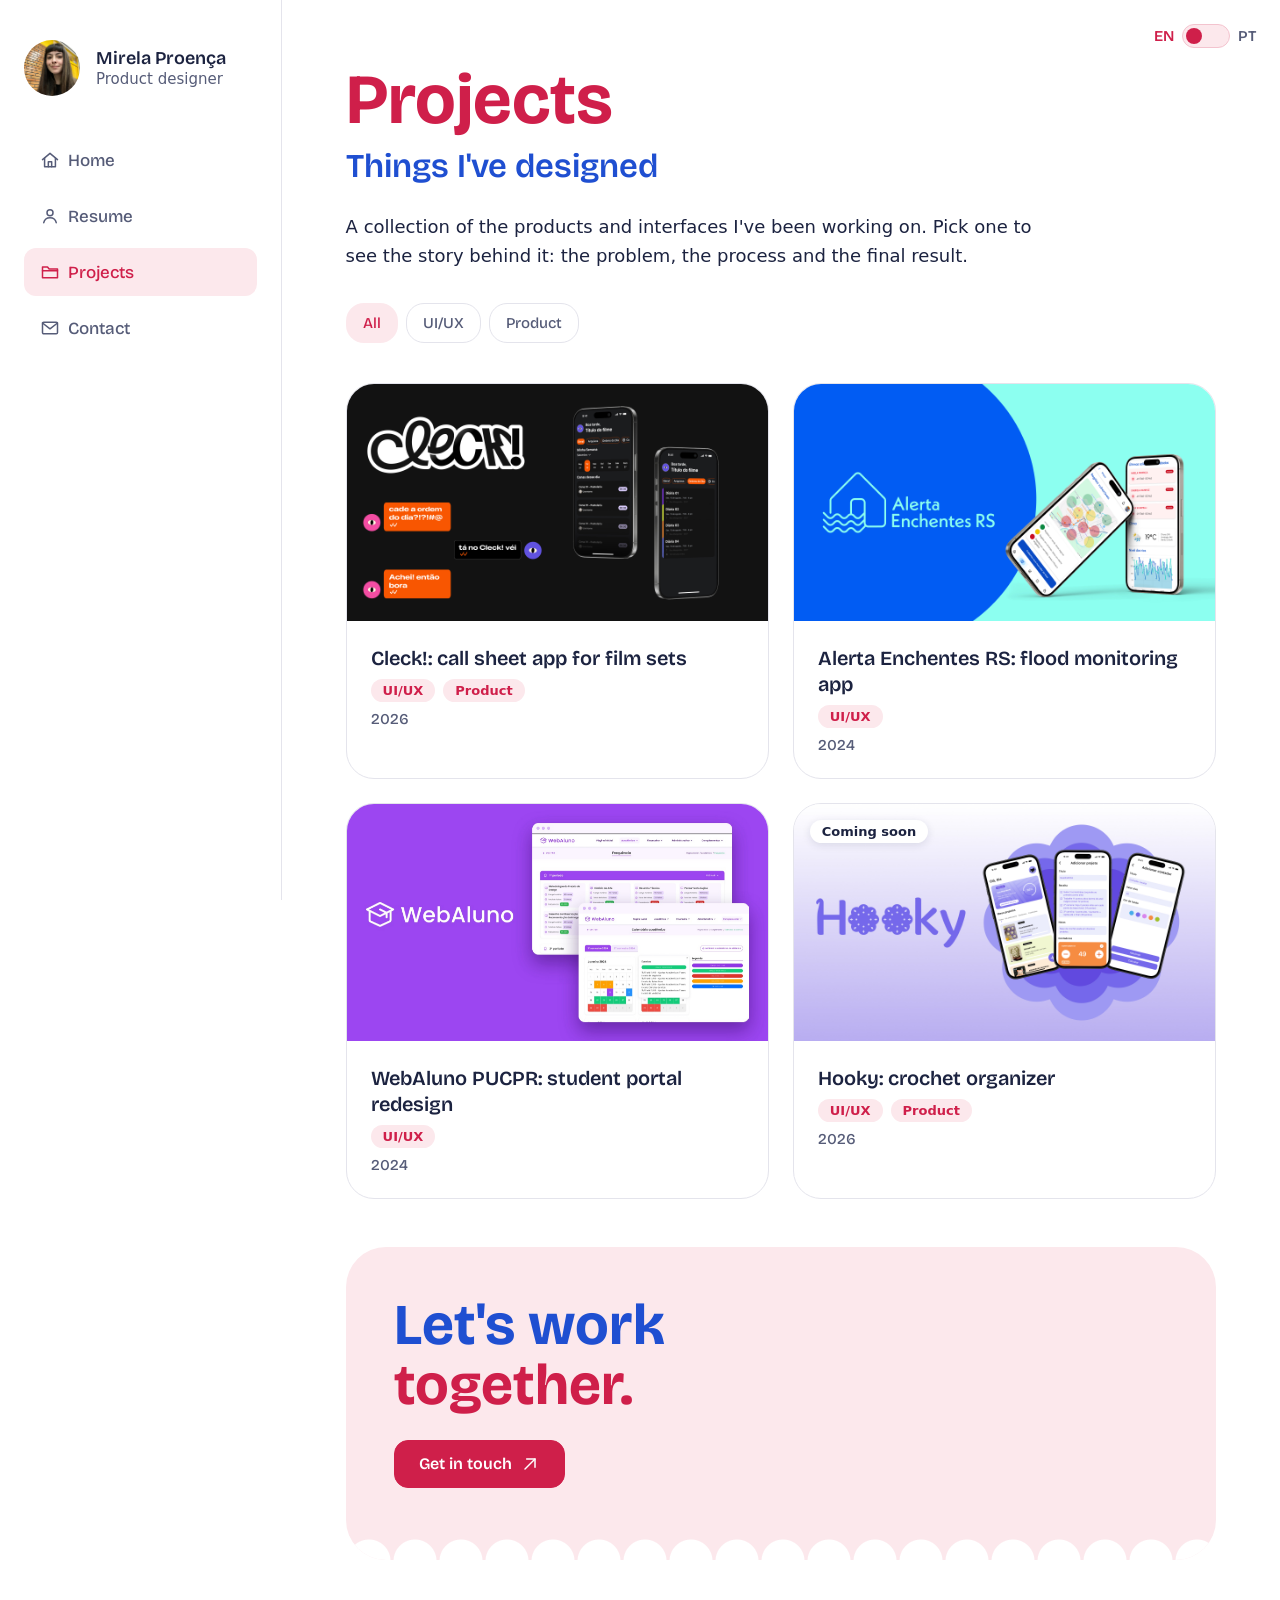
<file: projects.html>
<!DOCTYPE html>
<html lang="en">
<head>
  <meta charset="UTF-8" />
  <meta name="viewport" content="width=device-width, initial-scale=1" />
  <title>Projects — Mirela Proença</title>
  <meta name="description" content="Projetos de design de Mirela Proença." />

  <link rel="preconnect" href="https://fonts.googleapis.com" />
  <link rel="preconnect" href="https://fonts.gstatic.com" crossorigin />
  <link href="https://fonts.googleapis.com/css2?family=Bricolage+Grotesque:opsz,wght@12..96,200..800&display=swap" rel="stylesheet" />
  <link rel="stylesheet" href="styles.css" />
  <!-- about.css traz componentes compartilhados (tags, stickers, CTA) -->
  <link rel="stylesheet" href="about.css" />
  <link rel="stylesheet" href="projects.css" />
</head>
<body>
  <div class="layout">

    <!-- ========== SIDEBAR ========== -->
    <aside class="sidebar">
      <a href="index.html" class="profile">
        <img class="profile__photo" src="assets/mirela.jpeg" alt="Foto de Mirela Proença" />
        <div class="profile__info">
          <strong class="profile__name">Mirela Proença</strong>
          <span class="profile__role">Product designer</span>
        </div>
      </a>

      <nav class="nav" aria-label="Navegação principal">
        <a href="index.html" class="nav__item">
          <svg viewBox="0 0 24 24" aria-hidden="true"><path d="M3 11.5 12 4l9 7.5"/><path d="M5.5 10v10h13V10"/><path d="M10 20v-6h4v6"/></svg>
          <span>Home</span>
        </a>
        <a href="about.html" class="nav__item">
          <svg viewBox="0 0 24 24" aria-hidden="true"><circle cx="12" cy="8" r="3.6"/><path d="M4.5 20c.8-4 3.7-6 7.5-6s6.7 2 7.5 6"/></svg>
          <span>Resume</span>
        </a>
        <a href="projects.html" class="nav__item nav__item--active" aria-current="page">
          <svg viewBox="0 0 24 24" aria-hidden="true"><path d="M3 7.5V19h18V8.5H11L9 6H3z"/><path d="M3 10.5h18"/></svg>
          <span>Projects</span>
        </a>
        <a href="contact.html" class="nav__item">
          <svg viewBox="0 0 24 24" aria-hidden="true"><rect x="3" y="5" width="18" height="14" rx="1.5"/><path d="m3 6 9 7 9-7"/></svg>
          <span>Contact</span>
        </a>
      </nav>
    </aside>

    <!-- ========== CONTEÚDO ========== -->
    <main class="main">

      <header class="projects-head">
        <h1 class="hero__title">Projects</h1>
        <h2 class="hero__subtitle">Things I've designed</h2>
        <!-- EDITE: uma frase sobre o que o visitante vai encontrar aqui -->
        <p class="hero__text">
          A collection of the products and interfaces I've been working on. Pick one to see the
          story behind it: the problem, the process and the final result.
        </p>
      </header>

      <!-- Filtros: o data-filter de cada botão casa com o data-tags dos cards -->
      <div class="filters" role="group" aria-label="Filtrar projetos">
        <button class="filter" type="button" data-filter="all" aria-pressed="true">All</button>
        <button class="filter" type="button" data-filter="ui-ux" aria-pressed="false">UI/UX</button>
        <button class="filter" type="button" data-filter="product" aria-pressed="false">Product</button>
        <!-- Volte com este filtro quando houver um projeto de branding:
        <button class="filter" type="button" data-filter="branding" aria-pressed="false">Branding</button>
        -->
      </div>

      <!-- Galeria -->
      <section class="gallery" aria-label="Lista de projetos">
        <div class="works__grid">


          <a href="cleck.html" class="card" data-tags="ui-ux product">
            <div class="card__image">
              <img src="assets/projects/cleck-cover.jpg" alt="Cleck!: call sheet app for film sets" />
            </div>
            <div class="card__body">
              <h3 class="card__title">Cleck!: call sheet app for film sets</h3>
              <ul class="tags card__tags">
                <li>UI/UX</li>
                <li>Product</li>
              </ul>
              <span class="card__year">2026</span>
            </div>
          </a>

          <a href="alerta-enchentes.html" class="card" data-tags="ui-ux">
            <div class="card__image">
              <img src="assets/projects/alerta-cover.jpg" alt="Alerta Enchentes RS: flood monitoring app" />
            </div>
            <div class="card__body">
              <h3 class="card__title">Alerta Enchentes RS: flood monitoring app</h3>
              <ul class="tags card__tags">
                <li>UI/UX</li>
              </ul>
              <span class="card__year">2024</span>
            </div>
          </a>

          <a href="webaluno.html" class="card" data-tags="ui-ux">
            <div class="card__image">
              <img src="assets/projects/webaluno-cover.jpg" alt="WebAluno PUCPR: student portal redesign" />
            </div>
            <div class="card__body">
              <h3 class="card__title">WebAluno PUCPR: student portal redesign</h3>
              <ul class="tags card__tags">
                <li>UI/UX</li>
              </ul>
              <span class="card__year">2024</span>
            </div>
          </a>

          <div class="card card--soon" data-tags="ui-ux product">
            <span class="card__badge">Coming soon</span>
            <div class="card__image">
              <img src="assets/projects/hooky-cover.jpg" alt="Hooky: crochet organizer" />
            </div>
            <div class="card__body">
              <h3 class="card__title">Hooky: crochet organizer</h3>
              <ul class="tags card__tags">
                <li>UI/UX</li>
                <li>Product</li>
              </ul>
              <span class="card__year">2026</span>
            </div>
          </div>

        </div>
      </section>

      <!-- CTA final -->
      <section class="cta gallery-cta" aria-labelledby="cta-title">
        <div class="cta__art" aria-hidden="true">
          <span>Your illustration here</span>
        </div>

        <div class="cta__content">
          <h2 id="cta-title" class="cta__title">
            Let's work<br /><span>together.</span>
          </h2>
          <a href="contact.html" class="btn btn--primary">
            Get in touch
            <svg viewBox="0 0 24 24" aria-hidden="true"><path d="M6 18 18 6"/><path d="M8 6h10v10"/></svg>
          </a>
        </div>
      </section>

    </main>
  </div>

  <script src="i18n.js"></script>
  <script src="projects.js"></script>
</body>
</html>
</file>
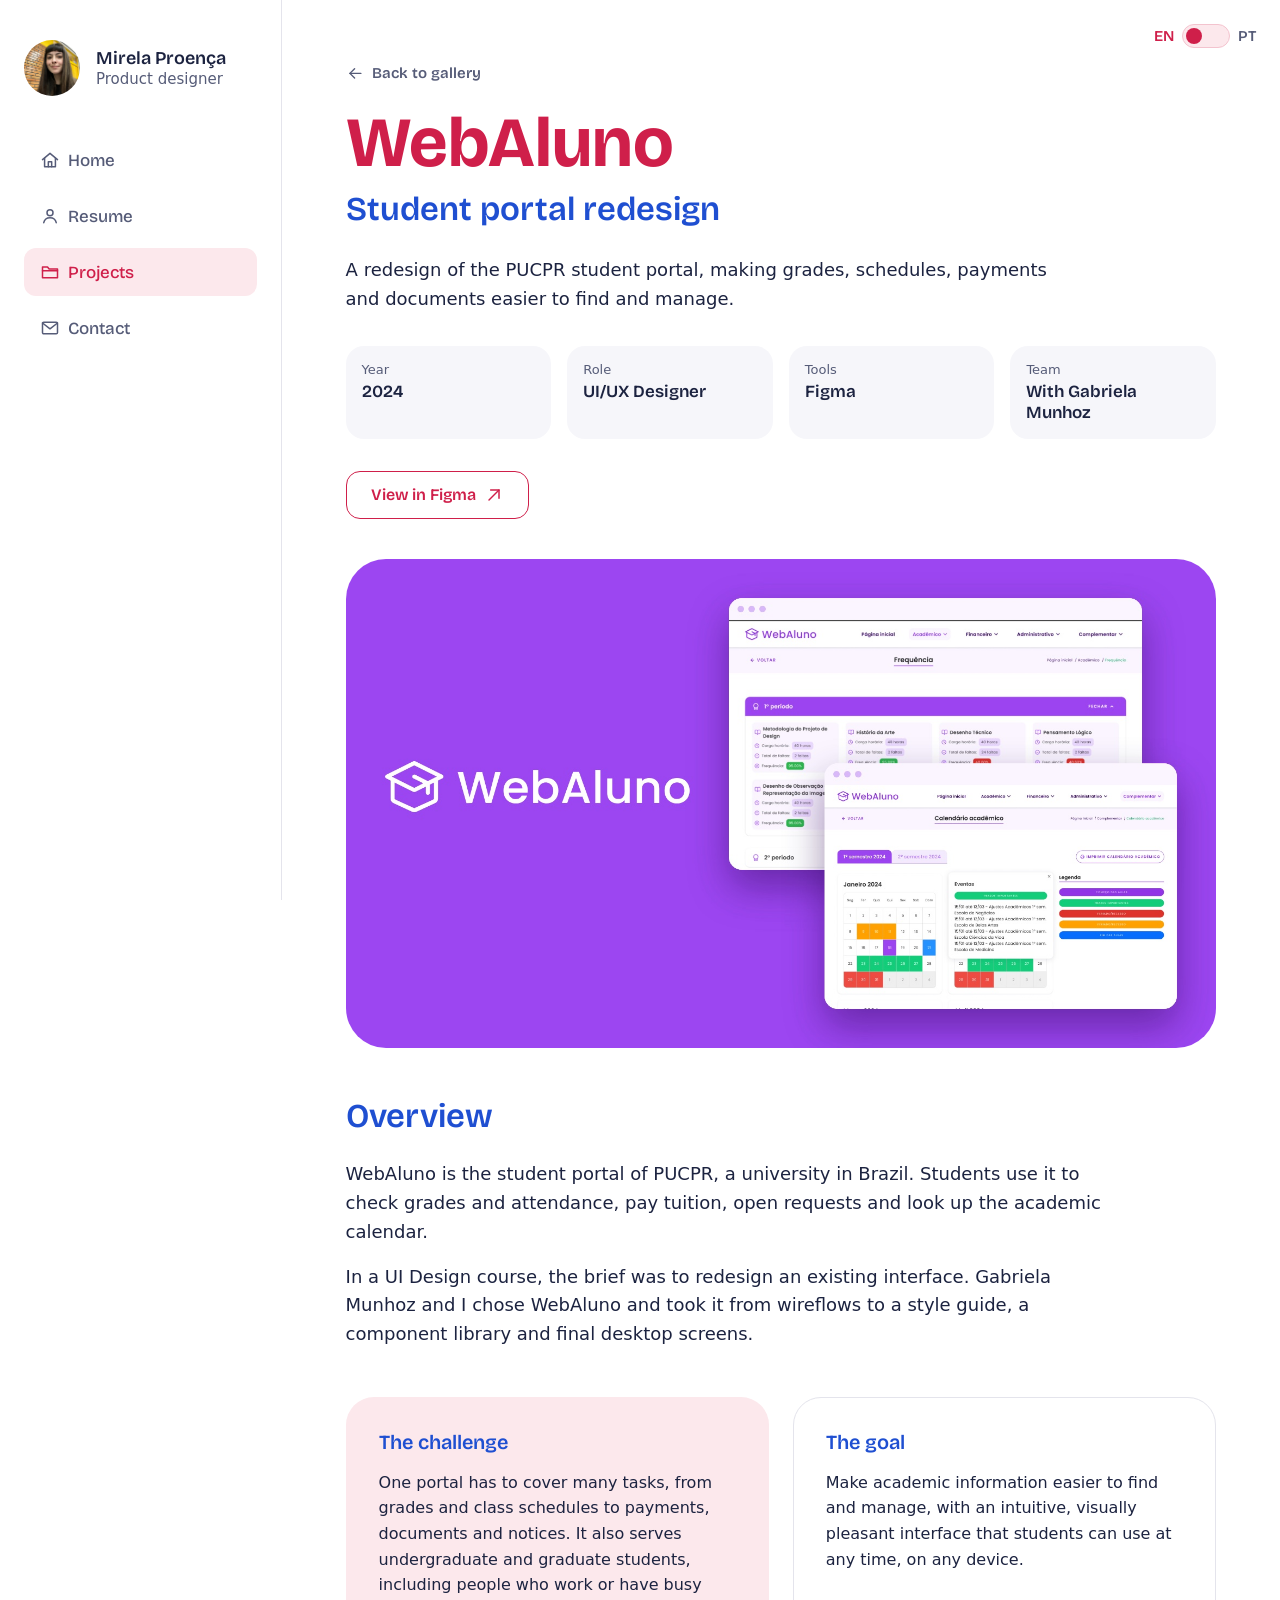
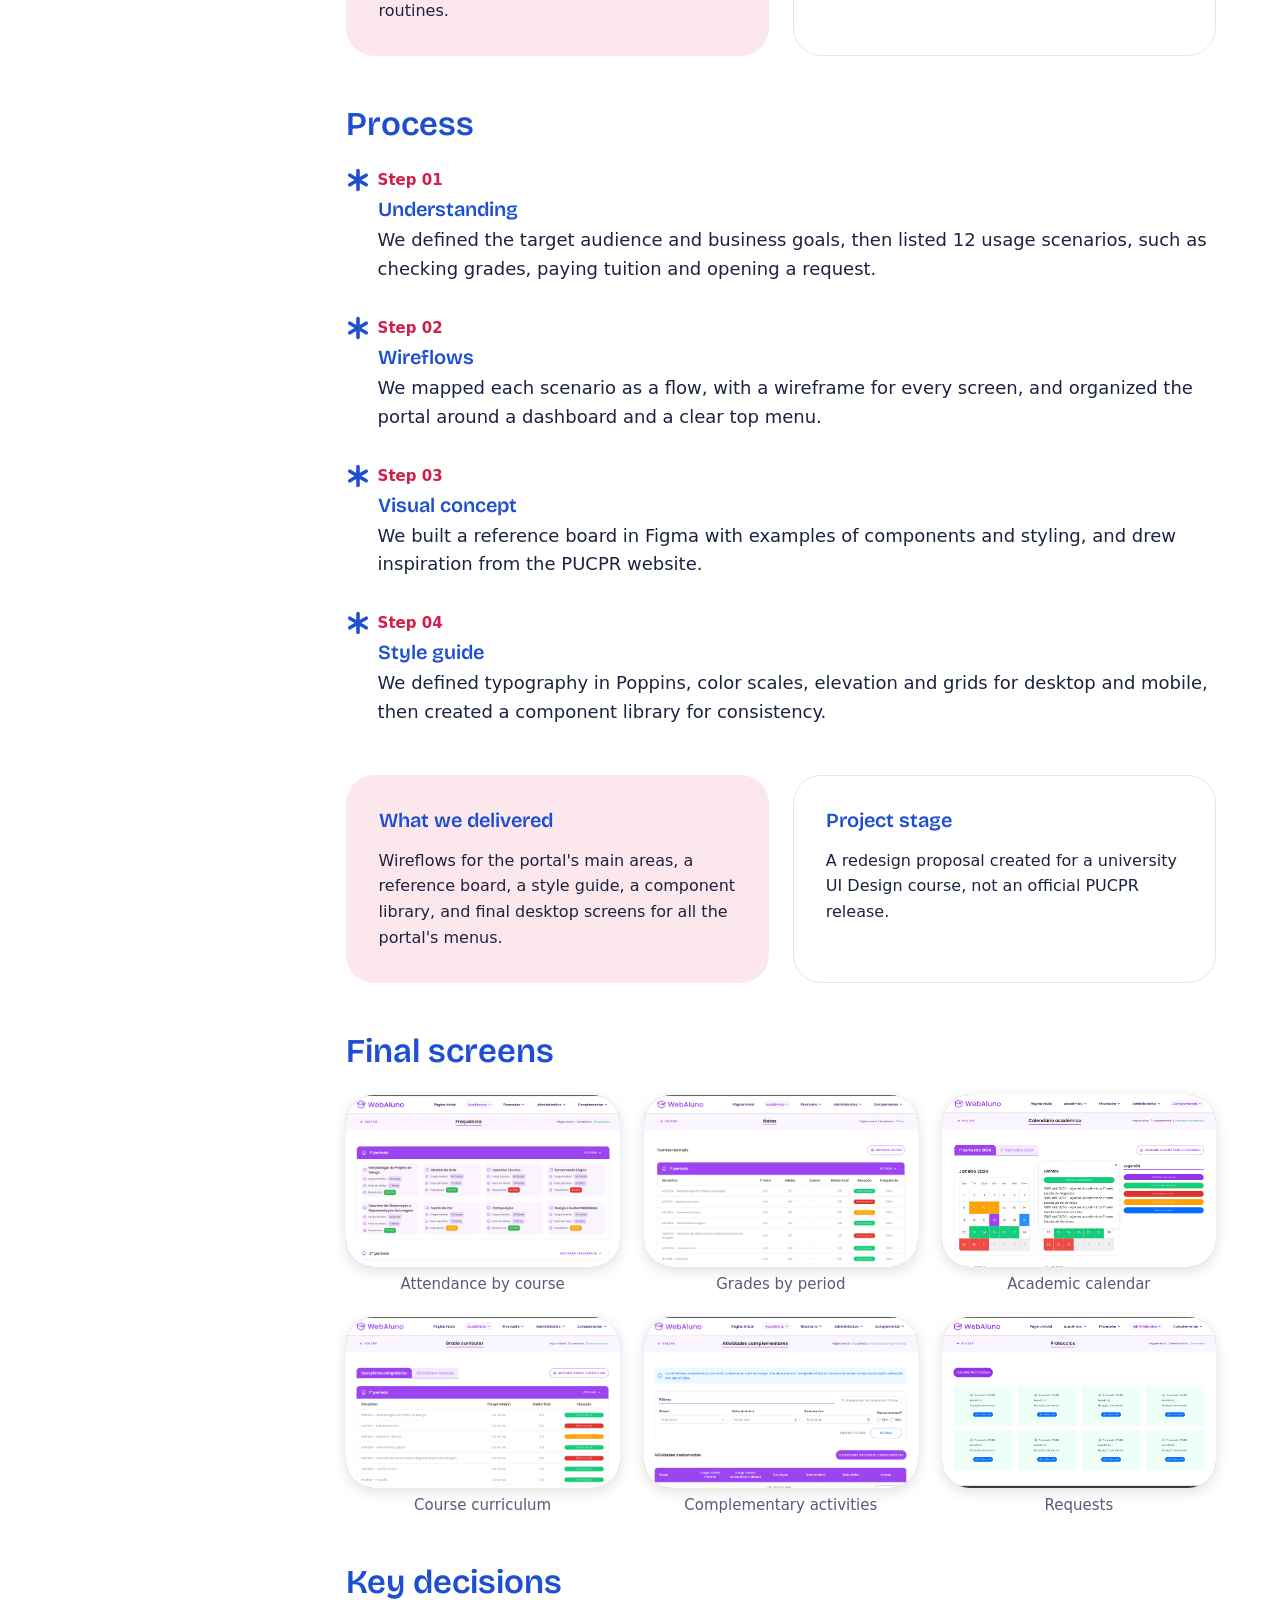
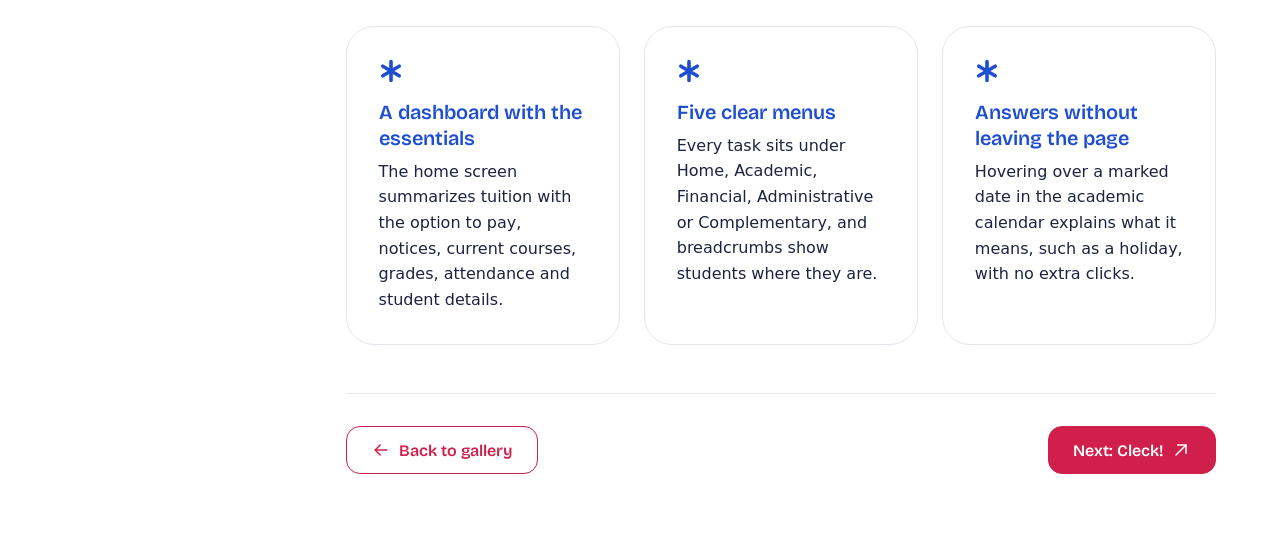
<file: webaluno.html>
<!DOCTYPE html>
<html lang="en">
<head>
  <meta charset="UTF-8" />
  <meta name="viewport" content="width=device-width, initial-scale=1" />
  <title>WebAluno — Mirela Proença</title>
  <meta name="description" content="WebAluno: a redesign of the PUCPR student portal. Case study by Mirela Proença." />

  <link rel="preconnect" href="https://fonts.googleapis.com" />
  <link rel="preconnect" href="https://fonts.gstatic.com" crossorigin />
  <link href="https://fonts.googleapis.com/css2?family=Bricolage+Grotesque:opsz,wght@12..96,200..800&display=swap" rel="stylesheet" />
  <link rel="stylesheet" href="styles.css" />
  <link rel="stylesheet" href="about.css" />
  <link rel="stylesheet" href="projects.css" />
</head>
<body>
  <div class="layout">

    <!-- ========== SIDEBAR ========== -->
    <aside class="sidebar">
      <a href="index.html" class="profile">
        <img class="profile__photo" src="assets/mirela.jpeg" alt="Foto de Mirela Proença" />
        <div class="profile__info">
          <strong class="profile__name">Mirela Proença</strong>
          <span class="profile__role">Product designer</span>
        </div>
      </a>

      <nav class="nav" aria-label="Navegação principal">
        <a href="index.html" class="nav__item">
          <svg viewBox="0 0 24 24" aria-hidden="true"><path d="M3 11.5 12 4l9 7.5"/><path d="M5.5 10v10h13V10"/><path d="M10 20v-6h4v6"/></svg>
          <span>Home</span>
        </a>
        <a href="about.html" class="nav__item">
          <svg viewBox="0 0 24 24" aria-hidden="true"><circle cx="12" cy="8" r="3.6"/><path d="M4.5 20c.8-4 3.7-6 7.5-6s6.7 2 7.5 6"/></svg>
          <span>Resume</span>
        </a>
        <a href="projects.html" class="nav__item nav__item--active" aria-current="page">
          <svg viewBox="0 0 24 24" aria-hidden="true"><path d="M3 7.5V19h18V8.5H11L9 6H3z"/><path d="M3 10.5h18"/></svg>
          <span>Projects</span>
        </a>
        <a href="contact.html" class="nav__item">
          <svg viewBox="0 0 24 24" aria-hidden="true"><rect x="3" y="5" width="18" height="14" rx="1.5"/><path d="m3 6 9 7 9-7"/></svg>
          <span>Contact</span>
        </a>
      </nav>
    </aside>

    <!-- ========== CONTEÚDO ========== -->
    <main class="main">
      <a href="projects.html" class="back">
        <svg viewBox="0 0 24 24" aria-hidden="true"><path d="M19 12H5"/><path d="m11 6-6 6 6 6"/></svg>
        Back to gallery
      </a>

      <div class="case">

        <!-- Cabeçalho -->
        <header class="project-head">
          <h1 class="hero__title">WebAluno</h1>
          <h2 class="hero__subtitle">Student portal redesign</h2>
          <p class="hero__text">
            A redesign of the PUCPR student portal, making grades, schedules, payments and documents easier to find and manage.
          </p>

          <!-- EDITE: ficha técnica -->
          <dl class="meta">
            <div class="meta__item"><dt class="meta__label">Year</dt><dd class="meta__value">2024</dd></div>
            <div class="meta__item"><dt class="meta__label">Role</dt><dd class="meta__value">UI/UX Designer</dd></div>
            <div class="meta__item"><dt class="meta__label">Tools</dt><dd class="meta__value">Figma</dd></div>
            <div class="meta__item"><dt class="meta__label">Team</dt><dd class="meta__value">With Gabriela Munhoz</dd></div>
          </dl>

          <div style="margin-top: var(--space-4)">
            <a href="https://www.figma.com/design/iM8ZBbfAjWa7MoXVt4kbcf/Redesign-WebAluno-PUCPR---UI-Design?node-id=0-1" class="btn btn--outline" target="_blank" rel="noopener noreferrer">
              View in Figma
              <svg viewBox="0 0 24 24" aria-hidden="true"><path d="M6 18 18 6"/><path d="M8 6h10v10"/></svg>
            </a>
          </div>

          <figure class="cover">
            <img src="assets/projects/webaluno-cover.jpg" alt="WebAluno project cover" />
          </figure>
        </header>

        <!-- Visão geral -->
        <section class="block" aria-labelledby="overview-title">
          <h2 id="overview-title" class="block__title">Overview</h2>
          <div class="prose">
            <p>WebAluno is the student portal of PUCPR, a university in Brazil. Students use it to check grades and attendance, pay tuition, open requests and look up the academic calendar.</p>
            <p>In a UI Design course, the brief was to redesign an existing interface. Gabriela Munhoz and I chose WebAluno and took it from wireflows to a style guide, a component library and final desktop screens.</p>
          </div>
        </section>

        <!-- Problema e objetivo -->
        <section class="duo" aria-label="Desafio e objetivo">
          <article class="note note--filled">
            <h2 class="note__title">The challenge</h2>
            <p>One portal has to cover many tasks, from grades and class schedules to payments, documents and notices. It also serves undergraduate and graduate students, including people who work or have busy routines.</p>
          </article>
          <article class="note">
            <h2 class="note__title">The goal</h2>
            <p>Make academic information easier to find and manage, with an intuitive, visually pleasant interface that students can use at any time, on any device.</p>
          </article>
        </section>

        <!-- Processo -->
        <section class="block" aria-labelledby="process-title">
          <h2 id="process-title" class="block__title">Process</h2>

          <ol class="timeline">
            <li class="timeline__item">
              <span class="timeline__star" aria-hidden="true"></span>
              <span class="timeline__date">Step 01</span>
              <strong class="timeline__role">Understanding</strong>
              <span class="timeline__place">We defined the target audience and business goals, then listed 12 usage scenarios, such as checking grades, paying tuition and opening a request.</span>
            </li>
            <li class="timeline__item">
              <span class="timeline__star" aria-hidden="true"></span>
              <span class="timeline__date">Step 02</span>
              <strong class="timeline__role">Wireflows</strong>
              <span class="timeline__place">We mapped each scenario as a flow, with a wireframe for every screen, and organized the portal around a dashboard and a clear top menu.</span>
            </li>
            <li class="timeline__item">
              <span class="timeline__star" aria-hidden="true"></span>
              <span class="timeline__date">Step 03</span>
              <strong class="timeline__role">Visual concept</strong>
              <span class="timeline__place">We built a reference board in Figma with examples of components and styling, and drew inspiration from the PUCPR website.</span>
            </li>
            <li class="timeline__item">
              <span class="timeline__star" aria-hidden="true"></span>
              <span class="timeline__date">Step 04</span>
              <strong class="timeline__role">Style guide</strong>
              <span class="timeline__place">We defined typography in Poppins, color scales, elevation and grids for desktop and mobile, then created a component library for consistency.</span>
            </li>
          </ol>
        </section>

        <!-- Entregas e estágio do projeto -->
        <section class="duo" aria-label="Entregas e estágio do projeto">
          <article class="note note--filled">
            <h2 class="note__title">What we delivered</h2>
            <p>Wireflows for the portal's main areas, a reference board, a style guide, a component library, and final desktop screens for all the portal's menus.</p>
          </article>
          <article class="note">
            <h2 class="note__title">Project stage</h2>
            <p>A redesign proposal created for a university UI Design course, not an official PUCPR release.</p>
          </article>
        </section>

        <!-- Telas finais -->
        <section class="block" aria-labelledby="screens-title">
          <h2 id="screens-title" class="block__title">Final screens</h2>

          <div class="screens screens--wide">
            <figure class="screen">
              <div class="screen__img" style="aspect-ratio: 16 / 10"><img src="assets/projects/webaluno-1.png" alt="Attendance by course" loading="lazy" /></div>
              <figcaption>Attendance by course</figcaption>
            </figure>
            <figure class="screen">
              <div class="screen__img" style="aspect-ratio: 16 / 10"><img src="assets/projects/webaluno-2.png" alt="Grades by period" loading="lazy" /></div>
              <figcaption>Grades by period</figcaption>
            </figure>
            <figure class="screen">
              <div class="screen__img" style="aspect-ratio: 16 / 10"><img src="assets/projects/webaluno-3.png" alt="Academic calendar with event details" loading="lazy" /></div>
              <figcaption>Academic calendar</figcaption>
            </figure>
            <figure class="screen">
              <div class="screen__img" style="aspect-ratio: 16 / 10"><img src="assets/projects/webaluno-4.png" alt="Course curriculum by period" loading="lazy" /></div>
              <figcaption>Course curriculum</figcaption>
            </figure>
            <figure class="screen">
              <div class="screen__img" style="aspect-ratio: 16 / 10"><img src="assets/projects/webaluno-5.png" alt="List of complementary activities" loading="lazy" /></div>
              <figcaption>Complementary activities</figcaption>
            </figure>
            <figure class="screen">
              <div class="screen__img" style="aspect-ratio: 16 / 10"><img src="assets/projects/webaluno-6.png" alt="List of student requests" loading="lazy" /></div>
              <figcaption>Requests</figcaption>
            </figure>
          </div>
        </section>

        <!-- Decisões principais -->
        <section class="block" aria-labelledby="decisions-title">
          <h2 id="decisions-title" class="block__title">Key decisions</h2>

          <div class="takeaways">
            <article class="takeaway">
              <span class="timeline__star" aria-hidden="true"></span>
              <h3 class="takeaway__title">A dashboard with the essentials</h3>
              <p>The home screen summarizes tuition with the option to pay, notices, current courses, grades, attendance and student details.</p>
            </article>
            <article class="takeaway">
              <span class="timeline__star" aria-hidden="true"></span>
              <h3 class="takeaway__title">Five clear menus</h3>
              <p>Every task sits under Home, Academic, Financial, Administrative or Complementary, and breadcrumbs show students where they are.</p>
            </article>
            <article class="takeaway">
              <span class="timeline__star" aria-hidden="true"></span>
              <h3 class="takeaway__title">Answers without leaving the page</h3>
              <p>Hovering over a marked date in the academic calendar explains what it means, such as a holiday, with no extra clicks.</p>
            </article>
          </div>
        </section>

        <!-- Navegação entre projetos (o último volta para o primeiro) -->
        <nav class="next" aria-label="Outros projetos">
          <a href="projects.html" class="btn btn--outline">
            <svg viewBox="0 0 24 24" aria-hidden="true"><path d="M19 12H5"/><path d="m11 6-6 6 6 6"/></svg>
            Back to gallery
          </a>
          <a href="cleck.html" class="btn btn--primary">
            Next: Cleck!
            <svg viewBox="0 0 24 24" aria-hidden="true"><path d="M6 18 18 6"/><path d="M8 6h10v10"/></svg>
          </a>
        </nav>

      </div>
    </main>
  </div>
  <script src="i18n.js"></script>
</body>
</html>
</file>
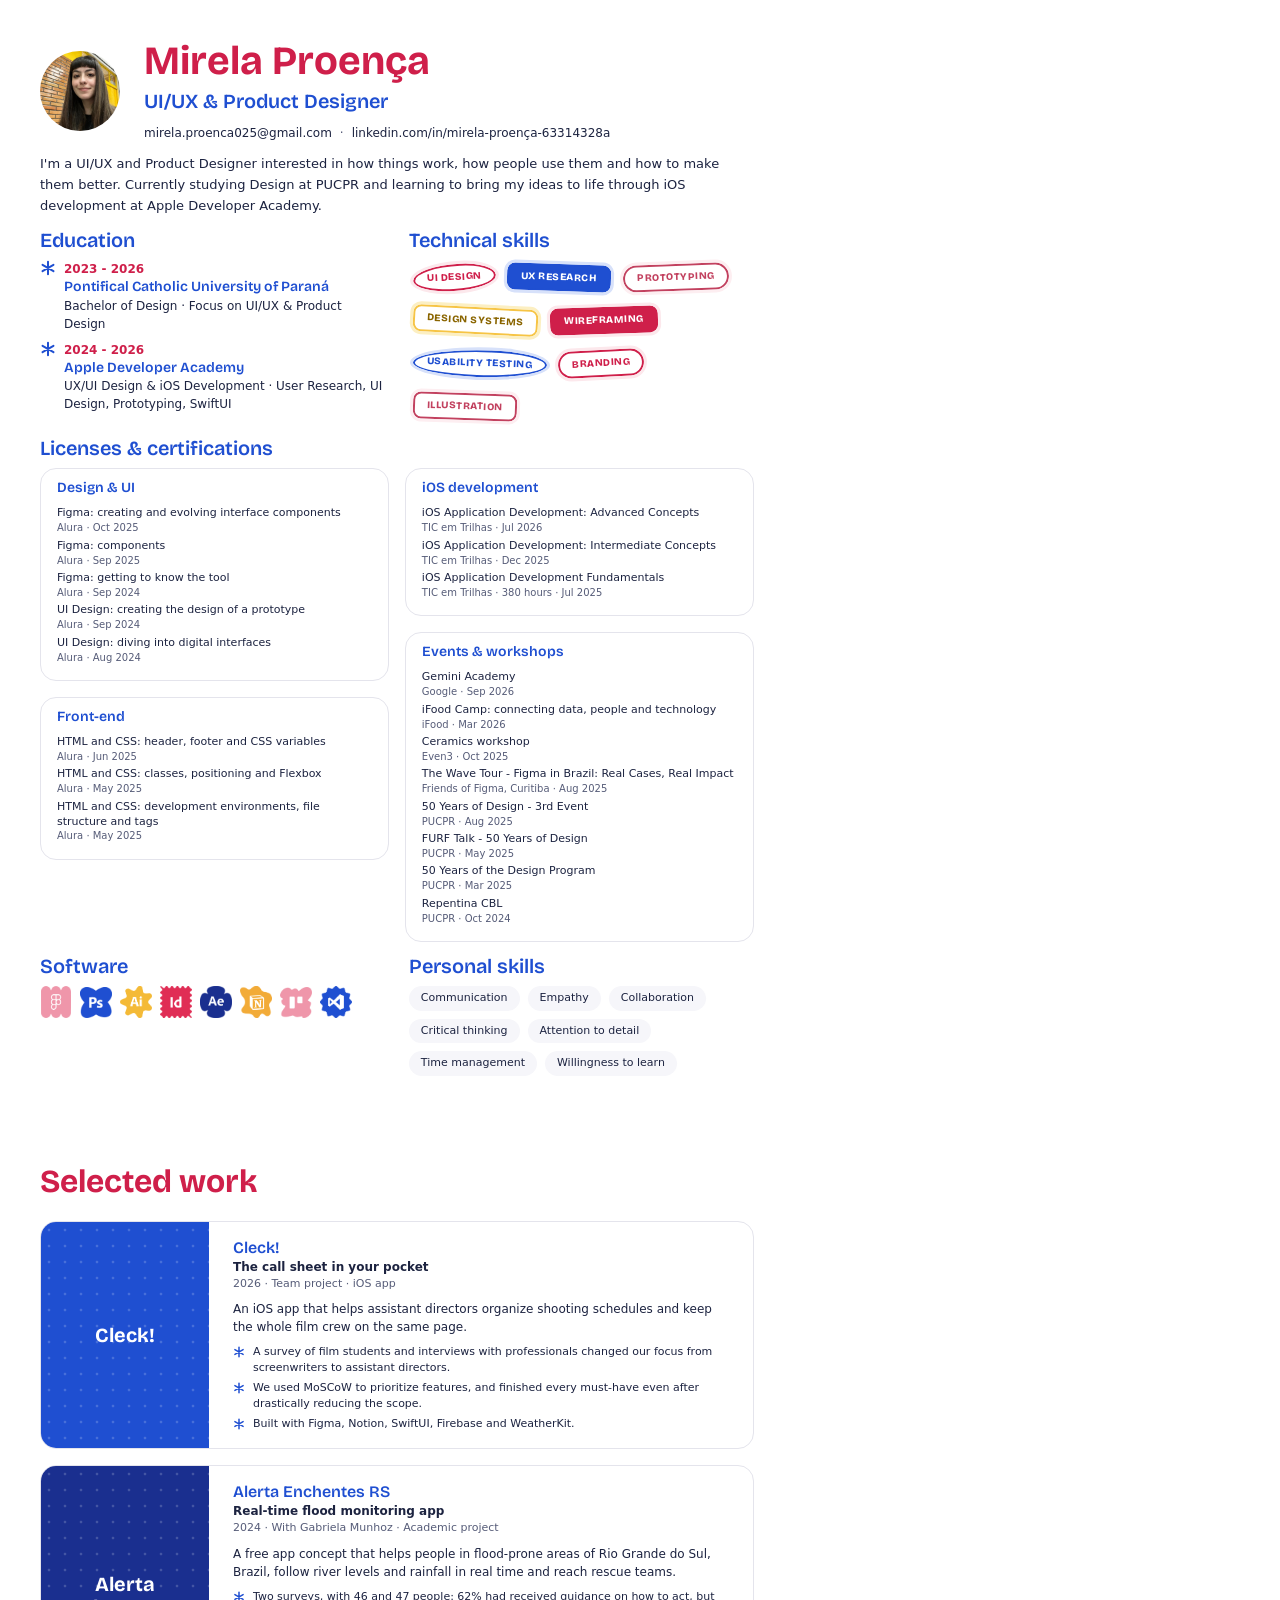
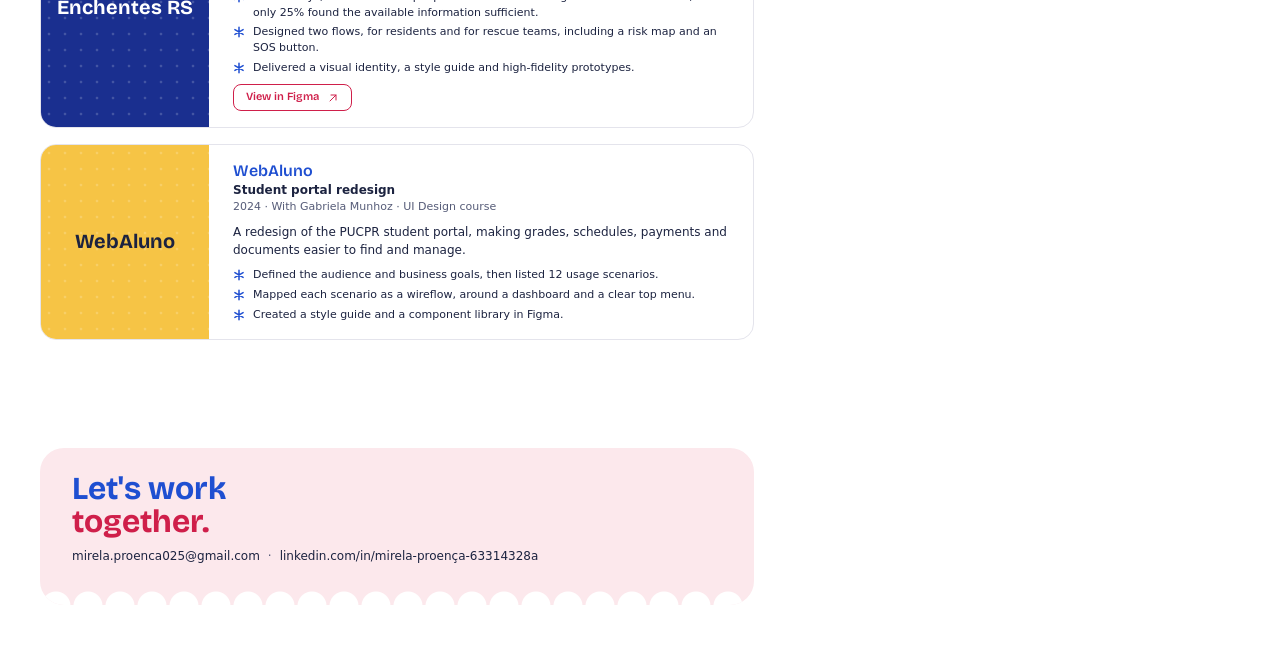
<file: cv/cv-en.html>
<!DOCTYPE html>
<html lang="en"><head><meta charset="UTF-8" />
<title>Mirela Proença — UI/UX Designer</title>
<!-- Fonte do PDF. Para gerar de novo: abra no Chrome, Imprimir, Salvar como PDF, sem margens e com gráficos de fundo. -->
<link rel="preconnect" href="https://fonts.googleapis.com" />
<link rel="preconnect" href="https://fonts.gstatic.com" crossorigin />
<link href="https://fonts.googleapis.com/css2?family=Bricolage+Grotesque:opsz,wght@12..96,200..800&display=swap" rel="stylesheet" />
<link rel="stylesheet" href="cv.css" />
</head><body>
<section class="page">
  <header class="head">
    <img class="photo" src="../assets/mirela.jpeg" alt="Mirela Proença" />
    <div>
      <h1>Mirela Proença</h1>
      <p class="role">UI/UX &amp; Product Designer</p>
      <p class="contact"><a href="mailto:mirela.proenca025@gmail.com">mirela.proenca025@gmail.com</a><span class="dot">·</span><a href="https://www.linkedin.com/in/mirela-proen%C3%A7a-63314328a/">linkedin.com/in/mirela-proença-63314328a</a></p>
    </div>
  </header>
  <p class="summary">I'm a UI/UX and Product Designer interested in how things work, how people use them and how to make them better. Currently studying Design at PUCPR and learning to bring my ideas to life through iOS development at Apple Developer Academy.</p>
  <div class="cols">
    <section><h2>Education</h2><ul class="edu"><li><svg class="ast" viewBox="0 0 24 24" aria-hidden="true"><path d="M12 2.5v19M3.8 7.2l16.4 9.6M3.8 16.8l16.4-9.6"/></svg><span class="date">2023 - 2026</span><strong>Pontifical Catholic University of Paraná</strong><span>Bachelor of Design · Focus on UI/UX &amp; Product Design</span></li><li><svg class="ast" viewBox="0 0 24 24" aria-hidden="true"><path d="M12 2.5v19M3.8 7.2l16.4 9.6M3.8 16.8l16.4-9.6"/></svg><span class="date">2024 - 2026</span><strong>Apple Developer Academy</strong><span>UX/UI Design &amp; iOS Development · User Research, UI Design, Prototyping, SwiftUI</span></li></ul></section>
    <section><h2>Technical skills</h2><ul class="stickers"><li class="st blob" style="--r:-3deg">UI design</li><li class="st solid blue" style="--r:2deg">UX research</li><li class="st pill pink" style="--r:-2deg">Prototyping</li><li class="st yellow" style="--r:3deg">Design systems</li><li class="st solid" style="--r:-2deg">Wireframing</li><li class="st blob blue" style="--r:2deg">Usability testing</li><li class="st pill" style="--r:-3deg">Branding</li><li class="st pink" style="--r:2deg">Illustration</li></ul></section>
  </div>
  <section><h2>Licenses &amp; certifications</h2><div class="grid"><div class="col"><article class="box"><h3>Design &amp; UI</h3><ul class="certs"><li><strong>Figma: creating and evolving interface components</strong><span>Alura · Oct 2025</span></li><li><strong>Figma: components</strong><span>Alura · Sep 2025</span></li><li><strong>Figma: getting to know the tool</strong><span>Alura · Sep 2024</span></li><li><strong>UI Design: creating the design of a prototype</strong><span>Alura · Sep 2024</span></li><li><strong>UI Design: diving into digital interfaces</strong><span>Alura · Aug 2024</span></li></ul></article><article class="box"><h3>Front-end</h3><ul class="certs"><li><strong>HTML and CSS: header, footer and CSS variables</strong><span>Alura · Jun 2025</span></li><li><strong>HTML and CSS: classes, positioning and Flexbox</strong><span>Alura · May 2025</span></li><li><strong>HTML and CSS: development environments, file structure and tags</strong><span>Alura · May 2025</span></li></ul></article></div><div class="col"><article class="box"><h3>iOS development</h3><ul class="certs"><li><strong>iOS Application Development: Advanced Concepts</strong><span>TIC em Trilhas · Jul 2026</span></li><li><strong>iOS Application Development: Intermediate Concepts</strong><span>TIC em Trilhas · Dec 2025</span></li><li><strong>iOS Application Development Fundamentals</strong><span>TIC em Trilhas · 380 hours · Jul 2025</span></li></ul></article><article class="box"><h3>Events &amp; workshops</h3><ul class="certs"><li><strong>Gemini Academy</strong><span>Google · Sep 2026</span></li><li><strong>iFood Camp: connecting data, people and technology</strong><span>iFood · Mar 2026</span></li><li><strong>Ceramics workshop</strong><span>Even3 · Oct 2025</span></li><li><strong>The Wave Tour - Figma in Brazil: Real Cases, Real Impact</strong><span>Friends of Figma, Curitiba · Aug 2025</span></li><li><strong>50 Years of Design - 3rd Event</strong><span>PUCPR · Aug 2025</span></li><li><strong>FURF Talk - 50 Years of Design</strong><span>PUCPR · May 2025</span></li><li><strong>50 Years of the Design Program</strong><span>PUCPR · Mar 2025</span></li><li><strong>Repentina CBL</strong><span>PUCPR · Oct 2024</span></li></ul></article></div></div></section>
  <div class="cols">
    <section><h2>Software</h2><div class="logos"><img src="../assets/Figma-logo.png" alt="Figma" /><img src="../assets/Photoshop-logo.png" alt="Photoshop" /><img src="../assets/Illustrator-logo.png" alt="Illustrator" /><img src="../assets/Indesign-logo.png" alt="InDesign" /><img src="../assets/After-logo.png" alt="After Effects" /><img src="../assets/Notion-logo.png" alt="Notion" /><img src="../assets/Trello-logo.png" alt="Trello" /><img src="../assets/Vscode-logo.png" alt="VS Code" /></div></section>
    <section><h2>Personal skills</h2><ul class="pills"><li>Communication</li><li>Empathy</li><li>Collaboration</li><li>Critical thinking</li><li>Attention to detail</li><li>Time management</li><li>Willingness to learn</li></ul></section>
  </div>
</section>
<section class="page">
  <h2 class="big">Selected work</h2>
  <div class="projs"><article class="proj">
  <div class="tile cleck"><span>Cleck!</span></div>
  <div class="proj__body"><h3>Cleck!</h3><p class="sub">The call sheet in your pocket</p><p class="meta">2026 · Team project · iOS app</p><p>An iOS app that helps assistant directors organize shooting schedules and keep the whole film crew on the same page.</p><ul class="bul"><li><svg class="ast" viewBox="0 0 24 24" aria-hidden="true"><path d="M12 2.5v19M3.8 7.2l16.4 9.6M3.8 16.8l16.4-9.6"/></svg><span>A survey of film students and interviews with professionals changed our focus from screenwriters to assistant directors.</span></li><li><svg class="ast" viewBox="0 0 24 24" aria-hidden="true"><path d="M12 2.5v19M3.8 7.2l16.4 9.6M3.8 16.8l16.4-9.6"/></svg><span>We used MoSCoW to prioritize features, and finished every must-have even after drastically reducing the scope.</span></li><li><svg class="ast" viewBox="0 0 24 24" aria-hidden="true"><path d="M12 2.5v19M3.8 7.2l16.4 9.6M3.8 16.8l16.4-9.6"/></svg><span>Built with Figma, Notion, SwiftUI, Firebase and WeatherKit.</span></li></ul></div>
</article><article class="proj">
  <div class="tile alerta"><span>Alerta Enchentes RS</span></div>
  <div class="proj__body"><h3>Alerta Enchentes RS</h3><p class="sub">Real-time flood monitoring app</p><p class="meta">2024 · With Gabriela Munhoz · Academic project</p><p>A free app concept that helps people in flood-prone areas of Rio Grande do Sul, Brazil, follow river levels and rainfall in real time and reach rescue teams.</p><ul class="bul"><li><svg class="ast" viewBox="0 0 24 24" aria-hidden="true"><path d="M12 2.5v19M3.8 7.2l16.4 9.6M3.8 16.8l16.4-9.6"/></svg><span>Two surveys, with 46 and 47 people: 62% had received guidance on how to act, but only 25% found the available information sufficient.</span></li><li><svg class="ast" viewBox="0 0 24 24" aria-hidden="true"><path d="M12 2.5v19M3.8 7.2l16.4 9.6M3.8 16.8l16.4-9.6"/></svg><span>Designed two flows, for residents and for rescue teams, including a risk map and an SOS button.</span></li><li><svg class="ast" viewBox="0 0 24 24" aria-hidden="true"><path d="M12 2.5v19M3.8 7.2l16.4 9.6M3.8 16.8l16.4-9.6"/></svg><span>Delivered a visual identity, a style guide and high-fidelity prototypes.</span></li></ul><a class="btn" href="https://www.figma.com/design/VwvDvxu9M6IFNazU4gbMEc/Alerta-Enchentes-RS?node-id=33-2894&amp;t=zTUSykyuQze291Jv-1">View in Figma <svg viewBox="0 0 24 24" aria-hidden="true"><path d="M6 18 18 6"/><path d="M8 6h10v10"/></svg></a></div>
</article><article class="proj">
  <div class="tile webaluno"><span>WebAluno</span></div>
  <div class="proj__body"><h3>WebAluno</h3><p class="sub">Student portal redesign</p><p class="meta">2024 · With Gabriela Munhoz · UI Design course</p><p>A redesign of the PUCPR student portal, making grades, schedules, payments and documents easier to find and manage.</p><ul class="bul"><li><svg class="ast" viewBox="0 0 24 24" aria-hidden="true"><path d="M12 2.5v19M3.8 7.2l16.4 9.6M3.8 16.8l16.4-9.6"/></svg><span>Defined the audience and business goals, then listed 12 usage scenarios.</span></li><li><svg class="ast" viewBox="0 0 24 24" aria-hidden="true"><path d="M12 2.5v19M3.8 7.2l16.4 9.6M3.8 16.8l16.4-9.6"/></svg><span>Mapped each scenario as a wireflow, around a dashboard and a clear top menu.</span></li><li><svg class="ast" viewBox="0 0 24 24" aria-hidden="true"><path d="M12 2.5v19M3.8 7.2l16.4 9.6M3.8 16.8l16.4-9.6"/></svg><span>Created a style guide and a component library in Figma.</span></li></ul></div>
</article></div>
  <footer class="cta">
    <h2>Let's work<br /><span>together.</span></h2>
    <p class="contact"><a href="mailto:mirela.proenca025@gmail.com">mirela.proenca025@gmail.com</a><span class="dot">·</span><a href="https://www.linkedin.com/in/mirela-proen%C3%A7a-63314328a/">linkedin.com/in/mirela-proença-63314328a</a></p>
  </footer>
</section>
</body></html>
</file>
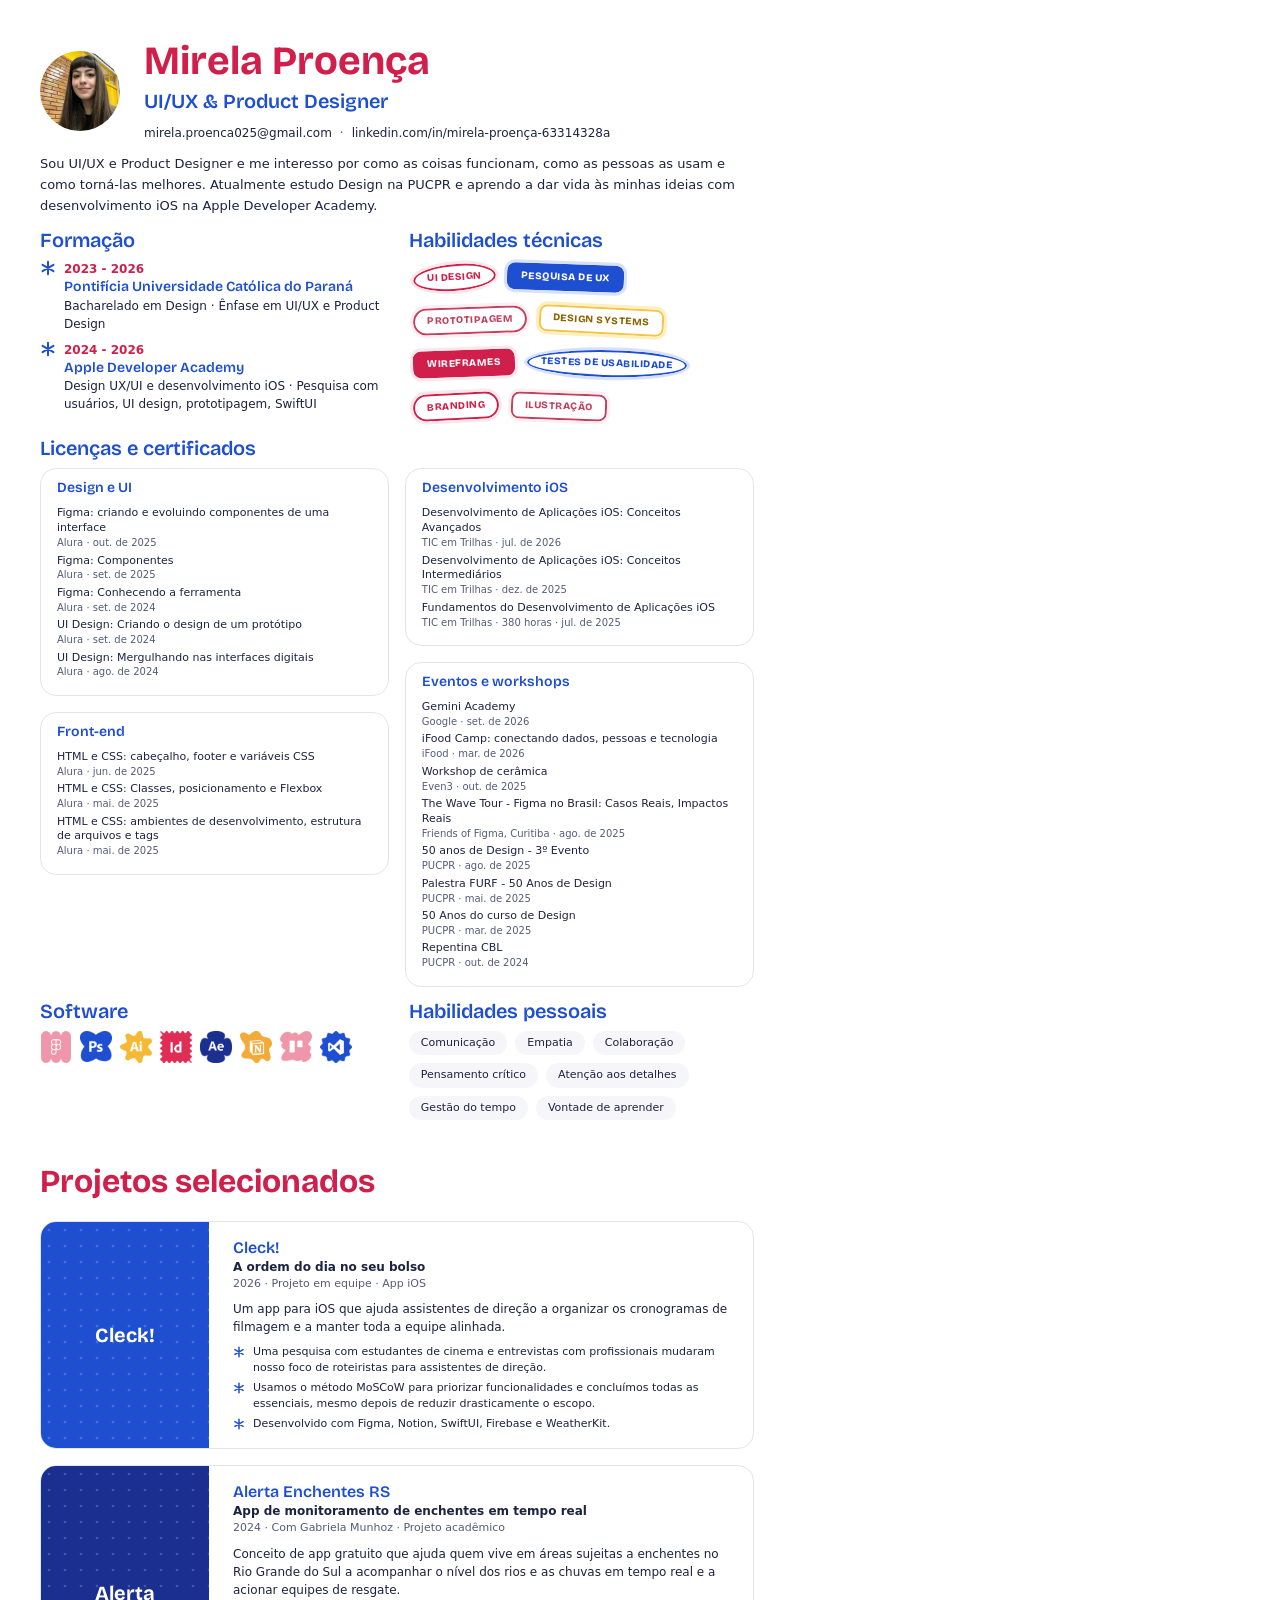
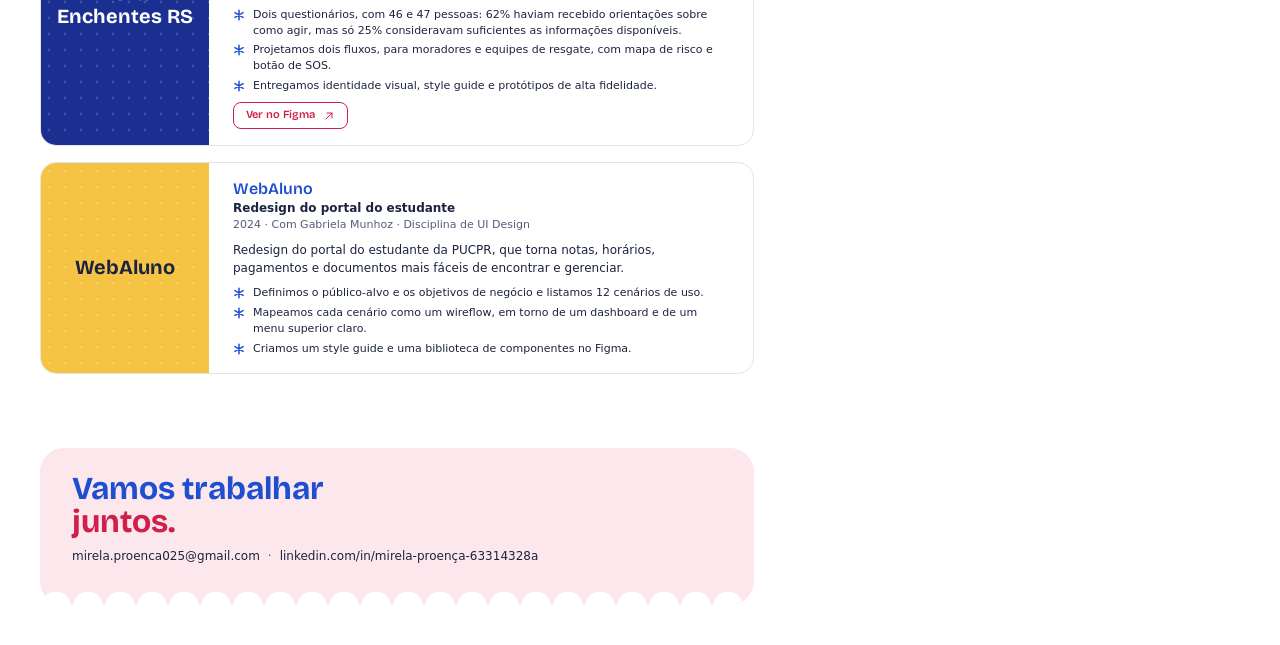
<file: cv/cv-pt.html>
<!DOCTYPE html>
<html lang="pt-BR"><head><meta charset="UTF-8" />
<title>Mirela Proença — UI/UX Designer</title>
<!-- Fonte do PDF. Para gerar de novo: abra no Chrome, Imprimir, Salvar como PDF, sem margens e com gráficos de fundo. -->
<link rel="preconnect" href="https://fonts.googleapis.com" />
<link rel="preconnect" href="https://fonts.gstatic.com" crossorigin />
<link href="https://fonts.googleapis.com/css2?family=Bricolage+Grotesque:opsz,wght@12..96,200..800&display=swap" rel="stylesheet" />
<link rel="stylesheet" href="cv.css" />
</head><body>
<section class="page">
  <header class="head">
    <img class="photo" src="../assets/mirela.jpeg" alt="Mirela Proença" />
    <div>
      <h1>Mirela Proença</h1>
      <p class="role">UI/UX &amp; Product Designer</p>
      <p class="contact"><a href="mailto:mirela.proenca025@gmail.com">mirela.proenca025@gmail.com</a><span class="dot">·</span><a href="https://www.linkedin.com/in/mirela-proen%C3%A7a-63314328a/">linkedin.com/in/mirela-proença-63314328a</a></p>
    </div>
  </header>
  <p class="summary">Sou UI/UX e Product Designer e me interesso por como as coisas funcionam, como as pessoas as usam e como torná-las melhores. Atualmente estudo Design na PUCPR e aprendo a dar vida às minhas ideias com desenvolvimento iOS na Apple Developer Academy.</p>
  <div class="cols">
    <section><h2>Formação</h2><ul class="edu"><li><svg class="ast" viewBox="0 0 24 24" aria-hidden="true"><path d="M12 2.5v19M3.8 7.2l16.4 9.6M3.8 16.8l16.4-9.6"/></svg><span class="date">2023 - 2026</span><strong>Pontifícia Universidade Católica do Paraná</strong><span>Bacharelado em Design · Ênfase em UI/UX e Product Design</span></li><li><svg class="ast" viewBox="0 0 24 24" aria-hidden="true"><path d="M12 2.5v19M3.8 7.2l16.4 9.6M3.8 16.8l16.4-9.6"/></svg><span class="date">2024 - 2026</span><strong>Apple Developer Academy</strong><span>Design UX/UI e desenvolvimento iOS · Pesquisa com usuários, UI design, prototipagem, SwiftUI</span></li></ul></section>
    <section><h2>Habilidades técnicas</h2><ul class="stickers"><li class="st blob" style="--r:-3deg">UI design</li><li class="st solid blue" style="--r:2deg">Pesquisa de UX</li><li class="st pill pink" style="--r:-2deg">Prototipagem</li><li class="st yellow" style="--r:3deg">Design systems</li><li class="st solid" style="--r:-2deg">Wireframes</li><li class="st blob blue" style="--r:2deg">Testes de usabilidade</li><li class="st pill" style="--r:-3deg">Branding</li><li class="st pink" style="--r:2deg">Ilustração</li></ul></section>
  </div>
  <section><h2>Licenças e certificados</h2><div class="grid"><div class="col"><article class="box"><h3>Design e UI</h3><ul class="certs"><li><strong>Figma: criando e evoluindo componentes de uma interface</strong><span>Alura · out. de 2025</span></li><li><strong>Figma: Componentes</strong><span>Alura · set. de 2025</span></li><li><strong>Figma: Conhecendo a ferramenta</strong><span>Alura · set. de 2024</span></li><li><strong>UI Design: Criando o design de um protótipo</strong><span>Alura · set. de 2024</span></li><li><strong>UI Design: Mergulhando nas interfaces digitais</strong><span>Alura · ago. de 2024</span></li></ul></article><article class="box"><h3>Front-end</h3><ul class="certs"><li><strong>HTML e CSS: cabeçalho, footer e variáveis CSS</strong><span>Alura · jun. de 2025</span></li><li><strong>HTML e CSS: Classes, posicionamento e Flexbox</strong><span>Alura · mai. de 2025</span></li><li><strong>HTML e CSS: ambientes de desenvolvimento, estrutura de arquivos e tags</strong><span>Alura · mai. de 2025</span></li></ul></article></div><div class="col"><article class="box"><h3>Desenvolvimento iOS</h3><ul class="certs"><li><strong>Desenvolvimento de Aplicações iOS: Conceitos Avançados</strong><span>TIC em Trilhas · jul. de 2026</span></li><li><strong>Desenvolvimento de Aplicações iOS: Conceitos Intermediários</strong><span>TIC em Trilhas · dez. de 2025</span></li><li><strong>Fundamentos do Desenvolvimento de Aplicações iOS</strong><span>TIC em Trilhas · 380 horas · jul. de 2025</span></li></ul></article><article class="box"><h3>Eventos e workshops</h3><ul class="certs"><li><strong>Gemini Academy</strong><span>Google · set. de 2026</span></li><li><strong>iFood Camp: conectando dados, pessoas e tecnologia</strong><span>iFood · mar. de 2026</span></li><li><strong>Workshop de cerâmica</strong><span>Even3 · out. de 2025</span></li><li><strong>The Wave Tour - Figma no Brasil: Casos Reais, Impactos Reais</strong><span>Friends of Figma, Curitiba · ago. de 2025</span></li><li><strong>50 anos de Design - 3º Evento</strong><span>PUCPR · ago. de 2025</span></li><li><strong>Palestra FURF - 50 Anos de Design</strong><span>PUCPR · mai. de 2025</span></li><li><strong>50 Anos do curso de Design</strong><span>PUCPR · mar. de 2025</span></li><li><strong>Repentina CBL</strong><span>PUCPR · out. de 2024</span></li></ul></article></div></div></section>
  <div class="cols">
    <section><h2>Software</h2><div class="logos"><img src="../assets/Figma-logo.png" alt="Figma" /><img src="../assets/Photoshop-logo.png" alt="Photoshop" /><img src="../assets/Illustrator-logo.png" alt="Illustrator" /><img src="../assets/Indesign-logo.png" alt="InDesign" /><img src="../assets/After-logo.png" alt="After Effects" /><img src="../assets/Notion-logo.png" alt="Notion" /><img src="../assets/Trello-logo.png" alt="Trello" /><img src="../assets/Vscode-logo.png" alt="VS Code" /></div></section>
    <section><h2>Habilidades pessoais</h2><ul class="pills"><li>Comunicação</li><li>Empatia</li><li>Colaboração</li><li>Pensamento crítico</li><li>Atenção aos detalhes</li><li>Gestão do tempo</li><li>Vontade de aprender</li></ul></section>
  </div>
</section>
<section class="page">
  <h2 class="big">Projetos selecionados</h2>
  <div class="projs"><article class="proj">
  <div class="tile cleck"><span>Cleck!</span></div>
  <div class="proj__body"><h3>Cleck!</h3><p class="sub">A ordem do dia no seu bolso</p><p class="meta">2026 · Projeto em equipe · App iOS</p><p>Um app para iOS que ajuda assistentes de direção a organizar os cronogramas de filmagem e a manter toda a equipe alinhada.</p><ul class="bul"><li><svg class="ast" viewBox="0 0 24 24" aria-hidden="true"><path d="M12 2.5v19M3.8 7.2l16.4 9.6M3.8 16.8l16.4-9.6"/></svg><span>Uma pesquisa com estudantes de cinema e entrevistas com profissionais mudaram nosso foco de roteiristas para assistentes de direção.</span></li><li><svg class="ast" viewBox="0 0 24 24" aria-hidden="true"><path d="M12 2.5v19M3.8 7.2l16.4 9.6M3.8 16.8l16.4-9.6"/></svg><span>Usamos o método MoSCoW para priorizar funcionalidades e concluímos todas as essenciais, mesmo depois de reduzir drasticamente o escopo.</span></li><li><svg class="ast" viewBox="0 0 24 24" aria-hidden="true"><path d="M12 2.5v19M3.8 7.2l16.4 9.6M3.8 16.8l16.4-9.6"/></svg><span>Desenvolvido com Figma, Notion, SwiftUI, Firebase e WeatherKit.</span></li></ul></div>
</article><article class="proj">
  <div class="tile alerta"><span>Alerta Enchentes RS</span></div>
  <div class="proj__body"><h3>Alerta Enchentes RS</h3><p class="sub">App de monitoramento de enchentes em tempo real</p><p class="meta">2024 · Com Gabriela Munhoz · Projeto acadêmico</p><p>Conceito de app gratuito que ajuda quem vive em áreas sujeitas a enchentes no Rio Grande do Sul a acompanhar o nível dos rios e as chuvas em tempo real e a acionar equipes de resgate.</p><ul class="bul"><li><svg class="ast" viewBox="0 0 24 24" aria-hidden="true"><path d="M12 2.5v19M3.8 7.2l16.4 9.6M3.8 16.8l16.4-9.6"/></svg><span>Dois questionários, com 46 e 47 pessoas: 62% haviam recebido orientações sobre como agir, mas só 25% consideravam suficientes as informações disponíveis.</span></li><li><svg class="ast" viewBox="0 0 24 24" aria-hidden="true"><path d="M12 2.5v19M3.8 7.2l16.4 9.6M3.8 16.8l16.4-9.6"/></svg><span>Projetamos dois fluxos, para moradores e equipes de resgate, com mapa de risco e botão de SOS.</span></li><li><svg class="ast" viewBox="0 0 24 24" aria-hidden="true"><path d="M12 2.5v19M3.8 7.2l16.4 9.6M3.8 16.8l16.4-9.6"/></svg><span>Entregamos identidade visual, style guide e protótipos de alta fidelidade.</span></li></ul><a class="btn" href="https://www.figma.com/design/VwvDvxu9M6IFNazU4gbMEc/Alerta-Enchentes-RS?node-id=33-2894&amp;t=zTUSykyuQze291Jv-1">Ver no Figma <svg viewBox="0 0 24 24" aria-hidden="true"><path d="M6 18 18 6"/><path d="M8 6h10v10"/></svg></a></div>
</article><article class="proj">
  <div class="tile webaluno"><span>WebAluno</span></div>
  <div class="proj__body"><h3>WebAluno</h3><p class="sub">Redesign do portal do estudante</p><p class="meta">2024 · Com Gabriela Munhoz · Disciplina de UI Design</p><p>Redesign do portal do estudante da PUCPR, que torna notas, horários, pagamentos e documentos mais fáceis de encontrar e gerenciar.</p><ul class="bul"><li><svg class="ast" viewBox="0 0 24 24" aria-hidden="true"><path d="M12 2.5v19M3.8 7.2l16.4 9.6M3.8 16.8l16.4-9.6"/></svg><span>Definimos o público-alvo e os objetivos de negócio e listamos 12 cenários de uso.</span></li><li><svg class="ast" viewBox="0 0 24 24" aria-hidden="true"><path d="M12 2.5v19M3.8 7.2l16.4 9.6M3.8 16.8l16.4-9.6"/></svg><span>Mapeamos cada cenário como um wireflow, em torno de um dashboard e de um menu superior claro.</span></li><li><svg class="ast" viewBox="0 0 24 24" aria-hidden="true"><path d="M12 2.5v19M3.8 7.2l16.4 9.6M3.8 16.8l16.4-9.6"/></svg><span>Criamos um style guide e uma biblioteca de componentes no Figma.</span></li></ul></div>
</article></div>
  <footer class="cta">
    <h2>Vamos trabalhar<br /><span>juntos.</span></h2>
    <p class="contact"><a href="mailto:mirela.proenca025@gmail.com">mirela.proenca025@gmail.com</a><span class="dot">·</span><a href="https://www.linkedin.com/in/mirela-proen%C3%A7a-63314328a/">linkedin.com/in/mirela-proença-63314328a</a></p>
  </footer>
</section>
</body></html>
</file>
<file: styles.css>
/* ==========================================================
   Portfólio — Mirela Proença
   Ajuste as cores e a fonte nas variáveis abaixo.
   ========================================================== */

:root {
  /* Cores (valores aproximados do protótipo — confira no Figma) */
  --red: #cf1f4a;
  --red-soft: #fce8ec;       /* fundo do item ativo */
  --pink-border: #f3c3ce;    /* bordas rosa claras */
  --pink-text: #c2415f;      /* texto/ícones dos itens inativos */
  --blue: #1f4fd1;
  --gray: #ababab;           /* placeholder de imagem */
  --text: #1c2340;          /* texto corrido */
  --ink-soft: #565c78;      /* texto secundário */
  --surface: #f6f6fa;       /* fundo neutro de apoio */
  --line: #e4e4ec;
  --bg: #fff;

  /* Tipografia */
  --font: "Bricolage Grotesque", system-ui, sans-serif;   /* títulos, menu, botões, stickers */
  --font-body: -apple-system, BlinkMacSystemFont, "SF Pro Text", "SF Pro Display", system-ui, "Segoe UI", sans-serif;   /* corpo de texto (SF Pro) */
  
  /* Layout */
  --sidebar-w: 22%;
  --radius-lg: 40px;
  --radius-md: 28px;
  --radius-sm: 18px;

  /* Escala de texto: use sempre estes tamanhos */
  --fs-xs: 0.8125rem;   /* etiquetas */
  --fs-sm: 0.9375rem;   /* legendas e apoio */
  --fs-body: 1.125rem;  /* texto corrido */
  --fs-h3: 1.25rem;     /* títulos de cards e etapas */
  --fs-h2: clamp(1.75rem, 2.6vw, 2.25rem);   /* títulos de seção */
  --lh-body: 1.6;
  --section-gap: var(--space-6);

  /* Grid de 8 pontos: todo espaçamento é múltiplo de 8.
     O meio-passo (4 e 12) só entra em elementos pequenos, como tags. */
  --space-half: 4px;
  --space-1: 8px;
  --space-1-5: 12px;
  --space-2: 16px;
  --space-3: 24px;
  --space-4: 32px;
  --space-5: 40px;
  --space-6: 48px;
  --space-7: 56px;
  --space-8: 64px;
  --space-9: 72px;
  --space-10: 80px;
}

*, *::before, *::after { box-sizing: border-box; }

html { scroll-behavior: smooth; }

body {
  margin: 0;
  font-family: var(--font-body);
  color: var(--text);
  background: var(--bg);
  -webkit-font-smoothing: antialiased;
}

/* Bricolage Grotesque só em títulos e elementos de destaque; o resto é SF Pro */
h1, h2, h3, h4,
.nav__item,
.sticker,
.profile__name,
.card__year { font-family: var(--font); }

a { color: inherit; text-decoration: none; }

a:focus-visible,
button:focus-visible { outline: 3px solid var(--blue); outline-offset: 3px; }
img { max-width: 100%; display: block; }

svg {
  width: 1.25em;
  height: 1.25em;
  fill: none;
  stroke: currentColor;
  stroke-width: 1.8;
  stroke-linecap: round;
  stroke-linejoin: round;
  flex: none;
}

/* ---------- Layout geral ---------- */

.layout {
  display: grid;
  grid-template-columns: minmax(240px, var(--sidebar-w)) 1fr;
  min-height: 100vh;
}

/* ---------- Sidebar ---------- */

.sidebar {
  position: sticky;
  top: 0;
  height: 100vh;
  padding: var(--space-5) var(--space-3);
  border-right: 1px solid var(--line);
  display: flex;
  flex-direction: column;
  gap: var(--space-5);
}

.profile {
  display: flex;
  align-items: center;
  gap: var(--space-2);
}

.profile__photo {
  width: 56px;
  height: 56px;
  border-radius: 50%;
  object-fit: cover;
  background: var(--red-soft); /* aparece se a foto não carregar */
}

.profile__info { display: flex; flex-direction: column; line-height: 1.25; }
.profile__name { font-size: 1.125rem; font-weight: 600; }
.profile__role { font-size: var(--fs-sm); font-weight: 400; color: var(--ink-soft); }

.nav { display: flex; flex-direction: column; gap: var(--space-1); }

.nav__item {
  display: flex;
  align-items: center;
  gap: var(--space-1);
  padding: 0 var(--space-2);
  font-size: 1.0625rem;
  font-weight: 500;
  color: var(--ink-soft);
  border-radius: 12px;
  transition: background 0.2s, color 0.2s;
  min-height: 48px;
}

.nav__item svg { width: 1.25rem; height: 1.25rem; }

.nav__item:hover {
  background: var(--surface);
  color: var(--text);
}

.nav__item--active {
  background: var(--red-soft);
  color: var(--red);
}

/* ---------- Conteúdo principal ---------- */

.main {
  padding: var(--space-8) var(--space-8) var(--space-10);
  max-width: 1200px;
}

/* ---------- Hero ---------- */

.hero__title {
  margin: 0;
  font-size: clamp(2.75rem, 5.5vw, 4.5rem);
  font-weight: 700;
  line-height: 1.05;
  color: var(--red);
}

.hero__subtitle {
  margin: var(--space-1) 0 0;
  min-height: 1.3em; /* o efeito de digitação não empurra a página */
  font-size: clamp(1.5rem, 2.6vw, 2.25rem);
  font-weight: 600;
  color: var(--blue);
}

.hero__text {
  margin: var(--space-3) 0 0;
  max-width: 62ch;
  font-size: var(--fs-body);
  line-height: var(--lh-body);
  color: var(--text);
}

.hero__actions {
  display: flex;
  flex-wrap: wrap;
  gap: var(--space-2);
  margin-top: var(--space-4);
}

.btn {
  display: inline-flex;
  align-items: center;
  gap: var(--space-1);
  padding: 0 var(--space-3);
  font-family: var(--font);
  font-size: 1rem;
  font-weight: 600;
  border-radius: 14px;
  border: 1.5px solid var(--red);
  transition: transform 0.15s, background 0.2s, color 0.2s;
  min-height: 48px;
}

.btn:hover { transform: translateY(-2px); }

.btn--primary { background: var(--red); color: #fff; }
.btn--primary:hover { background: #ad1a3e; }

.btn--outline { background: transparent; color: var(--red); }
.btn--outline:hover { background: var(--red-soft); }

/* ---------- Recent works ---------- */

.works {
  margin-top: var(--section-gap);
}

.works__title {
  margin: 0 0 var(--space-3);
  font-size: var(--fs-h2);
  font-weight: 600;
  color: var(--blue);
}

.works__grid {
  display: grid;
  grid-template-columns: repeat(2, minmax(0, 1fr));
  gap: var(--space-3);
}

.card {
  display: flex;
  flex-direction: column;
  background: #fff;
  border: 1px solid var(--line);
  border-radius: var(--radius-md);
  overflow: hidden;
  transition: transform 0.2s, box-shadow 0.2s;
}

.card:hover {
  transform: translateY(-4px);
  box-shadow: 0 12px 28px rgba(28, 35, 64, 0.12);
}

.card__image {
  position: relative;
  display: grid;
  place-items: center;
  aspect-ratio: 1.9 / 1;
  background: var(--surface);
}

/* Enquanto o projeto não tem imagem, o card mostra uma capa com o nome.
   Ao colocar a <img>, a capa some sozinha. */
.card__image:not(:has(img)) {
  background-image: radial-gradient(rgba(255, 255, 255, 0.18) 1.5px, transparent 1.6px);
  background-size: 22px 22px;
  font-family: var(--font);
  font-size: clamp(1.75rem, 3vw, 2.5rem);
  font-weight: 700;
  text-align: center;
}
.card[href="cleck.html"] .card__image:not(:has(img)) { background-color: var(--blue); color: #fff; }
.card[href="cleck.html"] .card__image:not(:has(img))::after { content: "Cleck!"; }
.card[href="alerta-enchentes.html"] .card__image:not(:has(img)) { background-color: #1a2f8f; color: #fff; }
.card[href="alerta-enchentes.html"] .card__image:not(:has(img))::after { content: "Alerta Enchentes RS"; padding: 0 var(--space-3); }
.card[href="webaluno.html"] .card__image:not(:has(img)) { background-color: #f6c445; color: var(--text); }
.card[href="webaluno.html"] .card__image:not(:has(img))::after { content: "WebAluno"; }
.card--soon .card__image:not(:has(img)) { background-color: var(--red-soft); color: var(--red); background-image: none; }
.card--soon .card__image:not(:has(img))::after { content: "Hooky"; }

/* projeto ainda em andamento: não é link */
.card--soon { position: relative; cursor: default; }
.card--soon:hover { transform: none; box-shadow: none; }

.card__badge {
  position: absolute;
  top: var(--space-2);
  left: var(--space-2);
  z-index: 1;
  padding: var(--space-half) var(--space-1-5);
  font-size: var(--fs-xs);
  font-weight: 600;
  color: var(--text);
  background: #fff;
  border-radius: 999px;
  box-shadow: 0 2px 8px rgba(28, 35, 64, 0.12);
}

.card__image img { width: 100%; height: 100%; object-fit: cover; }

.card__body { padding: var(--space-3); }

.card__title {
  margin: 0;
  font-size: var(--fs-h3);
  font-weight: 600;
  line-height: 1.3;
  color: var(--text);
}

.card__year {
  display: block;
  margin-top: var(--space-1);
  font-size: var(--fs-sm);
  font-weight: 500;
  color: var(--ink-soft);
}

/* ---------- Responsivo ---------- */

@media (max-width: 1000px) {
  .main { padding: var(--space-8) var(--space-5) var(--space-10); }
  .works__grid { grid-template-columns: 1fr; }
}

@media (max-width: 800px) {
  :root { --section-gap: var(--space-5); }

  .layout { grid-template-columns: 1fr; align-content: start; }

  .sidebar {
    position: static;
    height: auto;
    padding: var(--space-3);
    gap: var(--space-3);
    border-right: 0;
    border-bottom: 1px solid var(--line);
  }

  .nav {
    flex-direction: row;
    flex-wrap: wrap;
    gap: var(--space-1);
  }

  .profile { padding-right: calc(var(--space-1) * 13); } /* espaço para a chave de idioma */
  .nav__item { padding: 0 var(--space-1); font-size: var(--fs-sm); gap: var(--space-1); min-height: 40px; }
  .nav__item svg { width: 1.2rem; height: 1.2rem; }

  .main { padding: var(--space-5) var(--space-3) var(--space-7); }
}
</file>
<file: about.css>
/* ==========================================================
   Página About me — usa as variáveis e componentes do styles.css
   ========================================================== */

:root {
  --yellow: #f6c445;
  --navy: #1a2f8f;
  /* asterisco usado como marcador da timeline (vira máscara, então segue a cor de fundo) */
  --asterisk: url("data:image/svg+xml,%3Csvg xmlns='http://www.w3.org/2000/svg' viewBox='0 0 24 24'%3E%3Cpath d='M12 2.5v19M3.8 7.2l16.4 9.6M3.8 16.8l16.4-9.6' stroke='black' stroke-width='3.6' stroke-linecap='round' fill='none'/%3E%3C/svg%3E");
}

.about { display: flex; flex-direction: column; gap: var(--section-gap); }

.about__intro .btn { margin-top: var(--space-3); }

.about__grid {
  display: grid;
  grid-template-columns: minmax(0, 1fr) minmax(0, 1.25fr);
  gap: var(--space-6);
  align-items: start;
}

.about__grid--even { grid-template-columns: repeat(2, minmax(0, 1fr)); }

.block__title {
  margin: 0 0 var(--space-3);
  font-size: var(--fs-h2);
  font-weight: 600;
  color: var(--blue);
}

/* ---------- Timeline ---------- */

.timeline {
  list-style: none;
  margin: 0;
  padding: 0;
  display: flex;
  flex-direction: column;
  gap: var(--space-4);
}

.timeline__item {
  position: relative;
  display: flex;
  flex-direction: column;
  gap: var(--space-half);
  padding-left: var(--space-4);
  font-size: var(--fs-body);
  line-height: var(--lh-body);
}

/* marcador: asterisco azul */
.timeline__star {
  position: absolute;
  left: 0;
  top: 0;
  width: 24px;
  height: 24px;
  background: var(--blue);
  -webkit-mask: var(--asterisk) center / contain no-repeat;
  mask: var(--asterisk) center / contain no-repeat;
}

.timeline__date { font-size: var(--fs-sm); font-weight: 600; color: var(--red); }
.timeline__role { font-family: var(--font); font-size: var(--fs-h3); line-height: 1.3; font-weight: 600; color: var(--blue); }
.timeline__place { color: var(--text); }

/* tags rosa (ex.: User Research, SwiftUI) */
.tags {
  list-style: none;
  margin: var(--space-1) 0 0;
  padding: 0;
  display: flex;
  flex-wrap: wrap;
  gap: var(--space-1);
}

.tags li {
  padding: var(--space-half) var(--space-1-5);
  font-size: var(--fs-xs);
  font-weight: 600;
  color: var(--red);
  background: var(--red-soft);
  border-radius: 999px;
}

/* ---------- Licenças e certificados, agrupados por área ---------- */

.cert-groups {
  display: grid;
  grid-template-columns: repeat(2, minmax(0, 1fr));
  gap: var(--space-3);
}

.cert-group {
  padding: var(--space-4);
  border: 1px solid var(--line);
  border-radius: var(--radius-md);
}

.cert-group__title {
  margin: 0 0 var(--space-2);
  font-size: var(--fs-h3);
  font-weight: 600;
  color: var(--blue);
}

.certs {
  list-style: none;
  margin: 0;
  padding: 0;
  display: flex;
  flex-direction: column;
  gap: var(--space-2);
}

.cert { display: flex; flex-direction: column; gap: var(--space-half); }

.cert__name { font-size: 1rem; font-weight: 500; line-height: 1.4; color: var(--text); }

.cert__meta { font-size: var(--fs-sm); color: var(--ink-soft); }

/* ---------- Software (ícones alinhados) ---------- */

.logos {
  list-style: none;
  margin: 0;
  padding: 0;
  display: grid;
  grid-template-columns: repeat(4, 64px);
  gap: var(--space-3);
}

.logos img { display: block; width: 64px; height: 64px; object-fit: contain; }

/* ---------- Personal skills ---------- */

.pills {
  list-style: none;
  margin: 0;
  padding: 0;
  display: flex;
  flex-wrap: wrap;
  gap: var(--space-1);
}

.pills li {
  padding: var(--space-1) var(--space-2);
  font-size: var(--fs-sm);
  font-weight: 500;
  color: var(--text);
  background: var(--surface);
  border-radius: 999px;
}

/* skills técnicas: mesma pílula, em azul */
.pills--accent li {
  font-weight: 600;
  color: var(--blue);
  background: #d7e1fa;
}

/* ---------- CTA "Let's work together" ---------- */

.cta {
  position: relative;
  display: grid;
  grid-template-columns: minmax(0, 0.9fr) minmax(0, 1.1fr);
  align-items: center;
  gap: var(--space-4);
  padding: var(--space-6) var(--space-6) var(--space-9);
  background: var(--red-soft);
  border-radius: var(--radius-lg);
  overflow: hidden;
}

/* borda "nuvem" na base */
.cta::after {
  content: "";
  position: absolute;
  left: 0; right: 0; bottom: -1px;
  height: 24px;
  background: radial-gradient(circle at 50% 100%, #fff 0 21px, transparent 22px) 0 0 / 46px 24px repeat-x;
}

.cta__art {
  min-height: 220px;
  display: grid;
  place-items: center;
  border: 2px dashed var(--pink-border);
  border-radius: var(--radius-md);
  color: var(--pink-text);
  font-weight: 600;
}
.cta__art img { width: 100%; height: auto; }

/* sem ilustração, o espaço some e o texto ocupa a largura toda */
.cta__art:not(:has(img)) { display: none; }
.cta:not(:has(img)) { grid-template-columns: 1fr; }

.cta__content { display: flex; flex-direction: column; align-items: flex-start; gap: var(--space-3); }

.cta__title {
  margin: 0;
  font-size: clamp(2.25rem, 4.5vw, 3.75rem);
  font-weight: 700;
  line-height: 1.05;
  color: var(--blue);
}
.cta__title span { color: var(--red); }

/* ---------- Movimento reduzido ---------- */

@media (prefers-reduced-motion: reduce) {
  .app { transition: none; }
  .app:hover { transform: none; }
}

/* ---------- Responsivo ---------- */

@media (max-width: 1000px) {
  .about__grid,
  .about__grid--even { grid-template-columns: 1fr; gap: var(--space-6); }
  .cert-groups { grid-template-columns: 1fr; }
}

@media (max-width: 800px) {
  .cta { grid-template-columns: 1fr; padding: var(--space-4) var(--space-3) var(--space-8); }
  .cta__art { min-height: 160px; }
  .cert-group { padding: var(--space-3); }
  .logos { grid-template-columns: repeat(4, 56px); gap: var(--space-2); }
  .logos img { width: 56px; height: 56px; }
}
</file>
<file: home.css>
/* ==========================================================
   Home — recursos extras (usa variáveis do styles.css
   e os stickers do about.css)
   ========================================================== */

/* ---------- Hero: cargo que alterna ---------- */

.hero__role::after {
  content: "";
  display: inline-block;
  width: 3px;
  height: 0.9em;
  margin-left: var(--space-1);
  background: var(--blue);
  vertical-align: -0.1em;
  animation: blink 1s steps(1) infinite;
}

@keyframes blink { 50% { opacity: 0; } }

/* ---------- A little about me ---------- */

.me { margin-top: var(--section-gap); }

.cta { margin-top: var(--section-gap); }

.me__grid {
  display: grid;
  grid-template-columns: repeat(2, minmax(0, 1fr));
  gap: var(--space-3);
}

.me-card {
  padding: var(--space-4);
  background: #fff;
  border: 1px solid var(--line);
  border-radius: var(--radius-md);
}

.me-card--now { background: var(--red-soft); border-color: transparent; }

.me-card__title {
  margin: 0 0 var(--space-2);
  font-size: var(--fs-h3);
  font-weight: 600;
  color: var(--blue);
}

/* "Right now" */
.now {
  list-style: none;
  margin: 0;
  padding: 0;
  display: flex;
  flex-direction: column;
  gap: var(--space-2);
  font-size: 1rem;
  line-height: 1.4;
  color: var(--text);
}

.now li { display: flex; flex-wrap: wrap; align-items: center; gap: var(--space-1); }

.now__label {
  padding: var(--space-half) var(--space-1-5);
  font-size: var(--fs-xs);
  font-weight: 600;
  color: var(--red);
  background: #fff;
  border-radius: 999px;
}

/* "Things I love" — stickers menores */
.stickers--small { gap: var(--space-2); justify-content: flex-start; }

.stickers--small .sticker {
  padding: var(--space-1) var(--space-2);
  font-size: 0.85rem;
  border-width: 2.5px;
  box-shadow: 0 0 0 4px var(--ring);
}

/* ---------- Cartas que viram ---------- */

.flips {
  display: grid;
  grid-template-columns: repeat(3, minmax(0, 1fr));
  gap: var(--space-3);
  margin-top: var(--space-3);
}

.flip {
  appearance: none;
  padding: 0;
  border: 0;
  background: none;
  font: inherit;
  color: inherit;
  text-align: center;
  cursor: pointer;
  perspective: 900px;
  aspect-ratio: 4 / 3;
}

.flip:focus-visible { outline: 3px solid var(--red); outline-offset: 4px; border-radius: var(--radius-md); }

.flip__inner {
  position: relative;
  display: block;
  width: 100%;
  height: 100%;
  transform-style: preserve-3d;
  transition: transform 0.6s cubic-bezier(.3, 1.3, .5, 1);
}

.flip[aria-pressed="true"] .flip__inner { transform: rotateY(180deg); }

.flip__face {
  position: absolute;
  inset: 0;
  display: flex;
  flex-direction: column;
  align-items: center;
  justify-content: center;
  gap: var(--space-1);
  padding: var(--space-3);
  font-family: var(--font);
  font-size: 1.35rem;
  font-weight: 700;
  line-height: 1.15;
  color: #fff;
  border-radius: var(--radius-md);
  backface-visibility: hidden;
  -webkit-backface-visibility: hidden;
}

.flip__face small {
  font-family: var(--font-body);
  font-size: 0.8rem;
  font-weight: 500;
  opacity: 0.85;
}

.flip__front { background: var(--blue); }
.flip__back  { background: var(--red); transform: rotateY(180deg); }

.flip:nth-child(2) .flip__front { background: var(--pink-text); }
.flip:nth-child(2) .flip__back  { background: var(--blue); }

.flip:nth-child(3) .flip__front { background: var(--yellow); color: var(--text); }
.flip:nth-child(3) .flip__back  { background: var(--navy); }

/* ---------- Movimento reduzido ---------- */

@media (prefers-reduced-motion: reduce) {
  .hero__role::after { animation: none; }
  .flip__inner { transition: none; }
}

/* ---------- Responsivo ---------- */

@media (max-width: 1000px) {
  .me__grid { grid-template-columns: 1fr; }
}

@media (max-width: 700px) {
  .flips { grid-template-columns: 1fr; }
  .flip { aspect-ratio: auto; height: 150px; }
  .me-card { padding: var(--space-3); }
  .hero__subtitle { min-height: 2.5em; }   /* reserva 2 linhas: frases longas não empurram o resto da página */
}
</file>
<file: projects.css>
/* ==========================================================
   Projects — galeria e páginas de projeto
   (usa variáveis do styles.css e componentes do about.css)
   ========================================================== */

/* ---------- Galeria ---------- */

.projects-head .hero__text { margin-top: var(--space-3); }

/* filtros */
.filters {
  display: flex;
  flex-wrap: wrap;
  gap: var(--space-1);
  margin: var(--space-4) 0 var(--space-5);
}

.filter {
  appearance: none;
  padding: 0 var(--space-2);
  font-family: var(--font);
  font-size: var(--fs-sm);
  font-weight: 500;
  color: var(--ink-soft);
  background: none;
  border: 1px solid var(--line);
  border-radius: var(--radius-sm);
  cursor: pointer;
  transition: background 0.2s, color 0.2s, border-color 0.2s;
  min-height: 40px;
}

.filter:hover { background: var(--surface); color: var(--text); }

.filter[aria-pressed="true"] {
  background: var(--red-soft);
  border-color: transparent;
  color: var(--red);
}

.filter:focus-visible { outline: 3px solid var(--red); outline-offset: 3px; }

/* cards (base em styles.css) */
.card[hidden] { display: none; }
.card__tags { margin: var(--space-1) 0 0; }

.gallery-cta { margin-top: var(--section-gap); }

/* ---------- Página de projeto ---------- */

/* botão "Back to gallery" no topo de cada projeto */
.back {
  display: inline-flex;
  align-items: center;
  gap: var(--space-1);
  margin-bottom: var(--space-3);
  font-family: var(--font);
  font-size: var(--fs-sm);
  font-weight: 600;
  color: var(--ink-soft);
  transition: transform 0.2s, color 0.2s;
}

.back:hover { color: var(--red); transform: translateX(-4px); }

.case { display: flex; flex-direction: column; gap: var(--section-gap); }

.project-head .hero__text { margin-top: var(--space-3); }

/* ficha técnica */
.meta {
  display: grid;
  grid-template-columns: repeat(auto-fit, minmax(170px, 1fr));
  gap: var(--space-2);
  margin: var(--space-4) 0 0;
}

.meta__item {
  padding: var(--space-2);
  background: var(--surface);
  border-radius: var(--radius-sm);
}

.meta__label {
  display: block;
  font-size: var(--fs-xs);
  font-weight: 500;
  color: var(--ink-soft);
}

.meta__value {
  display: block;
  margin: var(--space-half) 0 0;
  font-family: var(--font);
  font-size: 1.0625rem;
  font-weight: 600;
  color: var(--text);
}

/* capa */
.cover {
  margin: var(--space-5) 0 0;
  aspect-ratio: 16 / 9;
  background: var(--gray);
  border-radius: var(--radius-lg);
  overflow: hidden;
}

.cover img { width: 100%; height: 100%; object-fit: cover; }

/* Capa e telas só aparecem quando têm imagem: basta adicionar a <img> */
.cover:not(:has(img)),
.block:has(.screens):not(:has(img)) { display: none; }

/* texto corrido */
.prose {
  max-width: 68ch;
  font-size: var(--fs-body);
  line-height: var(--lh-body);
  color: var(--text);
}

.prose p { margin: 0 0 var(--space-2); }
.prose p:last-child { margin-bottom: 0; }

/* problema e objetivo */
.duo {
  display: grid;
  grid-template-columns: repeat(2, minmax(0, 1fr));
  gap: var(--space-3);
}

.note {
  padding: var(--space-4);
  border: 1px solid var(--line);
  border-radius: var(--radius-md);
}

.note--filled { background: var(--red-soft); border-color: transparent; }

.note__title {
  margin: 0 0 var(--space-2);
  font-size: var(--fs-h3);
  font-weight: 600;
  color: var(--blue);
}

.note p { margin: 0; font-size: 1rem; line-height: var(--lh-body); color: var(--text); }

/* fluxo de telas: fluxos largos rolam na horizontal em telas estreitas */
.flow {
  overflow-x: auto;
  padding: var(--space-2);
  background: var(--surface);
  border-radius: var(--radius-md);
}

.flow img { width: 100%; min-width: 720px; height: auto; }

.flow__open {
  display: inline-flex;
  align-items: center;
  gap: var(--space-1);
  margin-top: var(--space-2);
  font-family: var(--font);
  font-size: var(--fs-sm);
  font-weight: 600;
  color: var(--red);
}

/* telas finais */
.screens {
  display: grid;
  grid-template-columns: repeat(4, minmax(0, 1fr));
  gap: var(--space-3);
}

/* telas de desktop: três por linha */
.screens--wide { grid-template-columns: repeat(3, minmax(0, 1fr)); }

.screen { margin: 0; }

.screen__img {
  aspect-ratio: 9 / 19;
  background: var(--gray);
  border-radius: var(--radius-md);
  overflow: hidden;
  box-shadow: 0 4px 14px rgba(0, 0, 0, 0.12);
}

.screen__img img { width: 100%; height: 100%; object-fit: cover; object-position: top; }

.screen figcaption {
  margin-top: var(--space-1);
  font-size: var(--fs-sm);
  font-weight: 500;
  text-align: center;
  color: var(--ink-soft);
}

/* aprendizados */
.takeaways {
  display: grid;
  grid-template-columns: repeat(3, minmax(0, 1fr));
  gap: var(--space-3);
}

.takeaway {
  padding: var(--space-4);
  border: 1px solid var(--line);
  border-radius: var(--radius-md);
}

.takeaway__title {
  margin: var(--space-2) 0 var(--space-1);
  font-size: var(--fs-h3);
  font-weight: 600;
  line-height: 1.3;
  color: var(--blue);
}

.takeaway p { margin: 0; line-height: var(--lh-body); color: var(--text); }

.takeaway .timeline__star {
  position: static;
  display: block;
  width: 24px;
  height: 24px;
}

/* anterior / próximo */
.next {
  display: flex;
  flex-wrap: wrap;
  justify-content: space-between;
  gap: var(--space-2);
  padding-top: var(--space-4);
  border-top: 1px solid var(--line);
}

/* ---------- Responsivo ---------- */

@media (max-width: 900px) {
  .duo,
  .takeaways { grid-template-columns: 1fr; }
}

@media (max-width: 600px) {
  .screens, .screens--wide { grid-template-columns: repeat(2, minmax(0, 1fr)); gap: var(--space-2); }
  .note, .takeaway { padding: var(--space-3); }
  .next { flex-direction: column; }
  .next .btn { justify-content: center; }
}
</file>
<file: contact.css>
/* ==========================================================
   Contact — usa as variáveis do styles.css
   ========================================================== */

.contact { display: flex; flex-direction: column; gap: var(--space-6); }

.contact__head .hero__text { margin-top: var(--space-3); }

/* ---------- Cards de link (e-mail, LinkedIn) ---------- */

.links {
  display: grid;
  grid-template-columns: repeat(2, minmax(0, 1fr));
  gap: var(--space-3);
}

.link-card {
  display: flex;
  align-items: center;
  gap: var(--space-2);
  padding: var(--space-3);
  background: #fff;
  border: 1px solid var(--line);
  border-radius: var(--radius-md);
  transition: transform 0.2s, background 0.2s, border-color 0.2s;
}

a.link-card:hover {
  transform: translateY(-3px);
  background: var(--surface);
  border-color: var(--line);
}

.link-card__icon {
  flex: none;
  display: grid;
  place-items: center;
  width: 48px;
  height: 48px;
  color: var(--red);
  background: var(--red-soft);
  border-radius: 50%;
}

.link-card__icon svg { width: 24px; height: 24px; }

.link-card__text { min-width: 0; display: flex; flex-direction: column; gap: var(--space-half); }

.link-card__label {
  font-size: var(--fs-xs);
  font-weight: 500;
  color: var(--ink-soft);
}

.link-card__value {
  font-family: var(--font);
  font-size: 1.0625rem;
  font-weight: 600;
  color: var(--text);
  overflow-wrap: anywhere;
}

.link-card__go { margin-left: auto; flex: none; color: var(--red); }

/* linha do e-mail: o card é um <div> com link + botão de copiar */
.link-card--email { flex-wrap: wrap; }

.link-card--email .link-card__main {
  display: flex;
  align-items: center;
  gap: var(--space-2);
  flex: 1 1 280px;
  min-width: 0;
  color: inherit;
}

.copy {
  appearance: none;
  display: inline-flex;
  align-items: center;
  gap: var(--space-1);
  padding: 0 var(--space-2);
  font-family: var(--font);
  font-size: var(--fs-sm);
  font-weight: 600;
  color: var(--red);
  background: none;
  border: 1.5px solid var(--red);
  border-radius: 14px;
  cursor: pointer;
  transition: background 0.2s;
  min-height: 40px;
}

.copy:hover { background: var(--red-soft); }
.copy:focus-visible { outline: 3px solid var(--red); outline-offset: 3px; }
.copy svg { width: 1.1em; height: 1.1em; }

/* aviso temporário: só aparece enquanto os dados são de exemplo */
.placeholder-note {
  margin: 0;
  padding: var(--space-2) var(--space-3);
  font-size: 0.95rem;
  line-height: 1.35;
  color: var(--text);
  background: #fcefc2;
  border: 2px dashed var(--yellow);
  border-radius: var(--radius-sm);
}

.placeholder-note[hidden] { display: none; }

/* ---------- Responsivo ---------- */

@media (max-width: 1100px) {
  .links { grid-template-columns: 1fr; }
}

@media (max-width: 600px) {
  .link-card { padding: var(--space-3); gap: var(--space-2); }
  .link-card--email .link-card__main { gap: var(--space-2); }
  .link-card__icon { width: 48px; height: 48px; }
  .link-card--email .link-card__main { flex-basis: 100%; }
}

/* telas estreitas: sem o ícone, o e-mail cabe em uma linha */
@media (max-width: 400px) {
  .link-card__icon { display: none; }
  .link-card__value { font-size: var(--fs-sm); }
}
</file>
<file: cv/cv.css>
/* Currículo em PDF: mesma identidade do site, em folha A4, no grid de 8 pontos */
@page { size: A4; margin: 0; }
:root {
  --red: #cf1f4a; --red-soft: #fce8ec; --blue: #1f4fd1; --navy: #1a2f8f; --yellow: #f6c445;
  --text: #1c2340; --soft: #565c78; --line: #e4e4ec; --surface: #f6f6fa;
  --font: "Bricolage Grotesque", system-ui, sans-serif;
  --body: -apple-system, BlinkMacSystemFont, "SF Pro Text", system-ui, "Segoe UI", sans-serif;
}
* { box-sizing: border-box; -webkit-print-color-adjust: exact; print-color-adjust: exact; }
html, body { margin: 0; background: #fff; }
body { font: 12px/1.5 var(--body); color: var(--text); -webkit-font-smoothing: antialiased; }
a { color: inherit; text-decoration: none; }
ul { list-style: none; margin: 0; padding: 0; }
h1, h2, h3, p { margin: 0; }
h1, h2, h3 { font-family: var(--font); }
svg { fill: none; stroke: currentColor; stroke-width: 3; stroke-linecap: round; stroke-linejoin: round; }

.page {
  width: 210mm; height: 297mm; padding: 40px; overflow: hidden;
  display: flex; flex-direction: column; gap: 12px;
  page-break-after: always; break-after: page;
}
.page:last-child { page-break-after: auto; break-after: auto; }

.head { display: flex; align-items: center; gap: 24px; }
.photo { width: 80px; height: 80px; border-radius: 50%; object-fit: cover; background: var(--red-soft); }
h1 { font-size: 40px; font-weight: 700; line-height: 1.05; color: var(--red); }
.role { margin-top: 4px; font-family: var(--font); font-size: 20px; font-weight: 600; color: var(--blue); }
.contact { margin-top: 8px; font-size: 12px; font-weight: 500; color: var(--text); }
.dot { margin: 0 8px; color: var(--soft); }
.summary { max-width: 88ch; font-size: 13px; line-height: 1.6; }

h2 { margin-bottom: 8px; font-size: 20px; font-weight: 600; line-height: 1.2; color: var(--blue); }
.cols { display: grid; grid-template-columns: repeat(2, minmax(0, 1fr)); gap: 24px; }
.ast { flex: none; width: 16px; height: 16px; color: var(--blue); }

.edu { display: flex; flex-direction: column; gap: 8px; }
.edu li { position: relative; display: flex; flex-direction: column; padding-left: 24px; }
.edu .ast { position: absolute; top: 0; left: 0; }
.edu .date { font-weight: 600; color: var(--red); }
.edu strong { font-family: var(--font); font-size: 14px; font-weight: 600; line-height: 1.3; color: var(--blue); }

.stickers { display: flex; flex-wrap: wrap; gap: 16px 12px; padding: 4px; }
.st {
  --c: var(--red); --ring: var(--red-soft);
  padding: 4px 12px; font-family: var(--font); font-size: 10px; font-weight: 800;
  letter-spacing: 0.05em; text-transform: uppercase; color: var(--c); background: #fff;
  border: 2px solid var(--c); border-radius: 8px; outline: 3px solid var(--ring);
  transform: rotate(var(--r));
}
.st.pill { border-radius: 999px; }
.st.blob { border-radius: 58% 42% 52% 48% / 55% 48% 52% 45%; }
.st.blue { --c: var(--blue); --ring: #d7e1fa; }
.st.pink { --c: #c2415f; --ring: #fdeef1; }
.st.yellow { --c: #8a6500; --ring: #fcefc2; border-color: var(--yellow); }
.st.solid { background: var(--c); color: #fff; }

.grid { display: grid; grid-template-columns: repeat(2, minmax(0, 1fr)); gap: 16px; align-items: start; }
.col { display: flex; flex-direction: column; gap: 16px; }
.box { padding: 8px 16px 16px; border: 1px solid var(--line); border-radius: 16px; }
.box h3 { margin-bottom: 8px; font-size: 14px; font-weight: 600; color: var(--blue); }
.certs { display: flex; flex-direction: column; gap: 4px; }
.certs li { display: flex; flex-direction: column; font-size: 11px; line-height: 1.35; }
.certs strong { font-weight: 500; }
.certs span { color: var(--soft); font-size: 10px; }

.logos { display: flex; flex-wrap: wrap; gap: 8px; }
.logos img { width: 32px; height: 32px; object-fit: contain; }
.pills { display: flex; flex-wrap: wrap; gap: 8px; }
.pills li { padding: 4px 12px; font-size: 11px; font-weight: 500; background: var(--surface); border-radius: 999px; }

.big { margin-bottom: 8px; font-size: 32px; font-weight: 700; color: var(--red); }
.projs { display: flex; flex-direction: column; gap: 16px; }
.proj { display: grid; grid-template-columns: 168px minmax(0, 1fr); border: 1px solid var(--line); border-radius: 16px; overflow: hidden; }
.tile {
  display: grid; place-items: center; padding: 16px; text-align: center;
  font-family: var(--font); font-size: 20px; font-weight: 700; line-height: 1.15;
  background-image: radial-gradient(rgba(255,255,255,.18) 1.5px, transparent 1.6px); background-size: 16px 16px;
}
.tile.cleck { background-color: var(--blue); color: #fff; }
.tile.alerta { background-color: var(--navy); color: #fff; }
.tile.webaluno { background-color: var(--yellow); color: var(--text); }
.proj__body { padding: 16px 24px; }
.proj h3 { font-size: 16px; font-weight: 600; line-height: 1.25; color: var(--blue); }
.sub { font-weight: 600; }
.meta { margin-bottom: 8px; font-size: 11px; color: var(--soft); }
.bul { display: flex; flex-direction: column; gap: 4px; margin-top: 8px; }
.bul li { display: flex; gap: 8px; font-size: 11px; line-height: 1.45; }
.bul .ast { width: 12px; height: 12px; margin-top: 2px; }
.btn {
  display: inline-flex; align-items: center; gap: 8px; margin-top: 8px; padding: 4px 12px;
  font-family: var(--font); font-size: 11px; font-weight: 600; color: var(--red);
  border: 1px solid var(--red); border-radius: 8px;
}
.btn svg { width: 12px; height: 12px; stroke-width: 2; }

.cta {
  position: relative; margin-top: auto; padding: 24px 32px 40px;
  background: var(--red-soft); border-radius: 24px; overflow: hidden;
}
.cta::after {
  content: ""; position: absolute; left: 0; right: 0; bottom: -1px; height: 16px;
  background: radial-gradient(circle at 50% 100%, #fff 0 14px, transparent 15px) 0 0 / 32px 16px repeat-x;
}
.cta h2 { margin: 0; font-size: 32px; font-weight: 700; line-height: 1.05; color: var(--blue); }
.cta h2 span { color: var(--red); }
</file>
